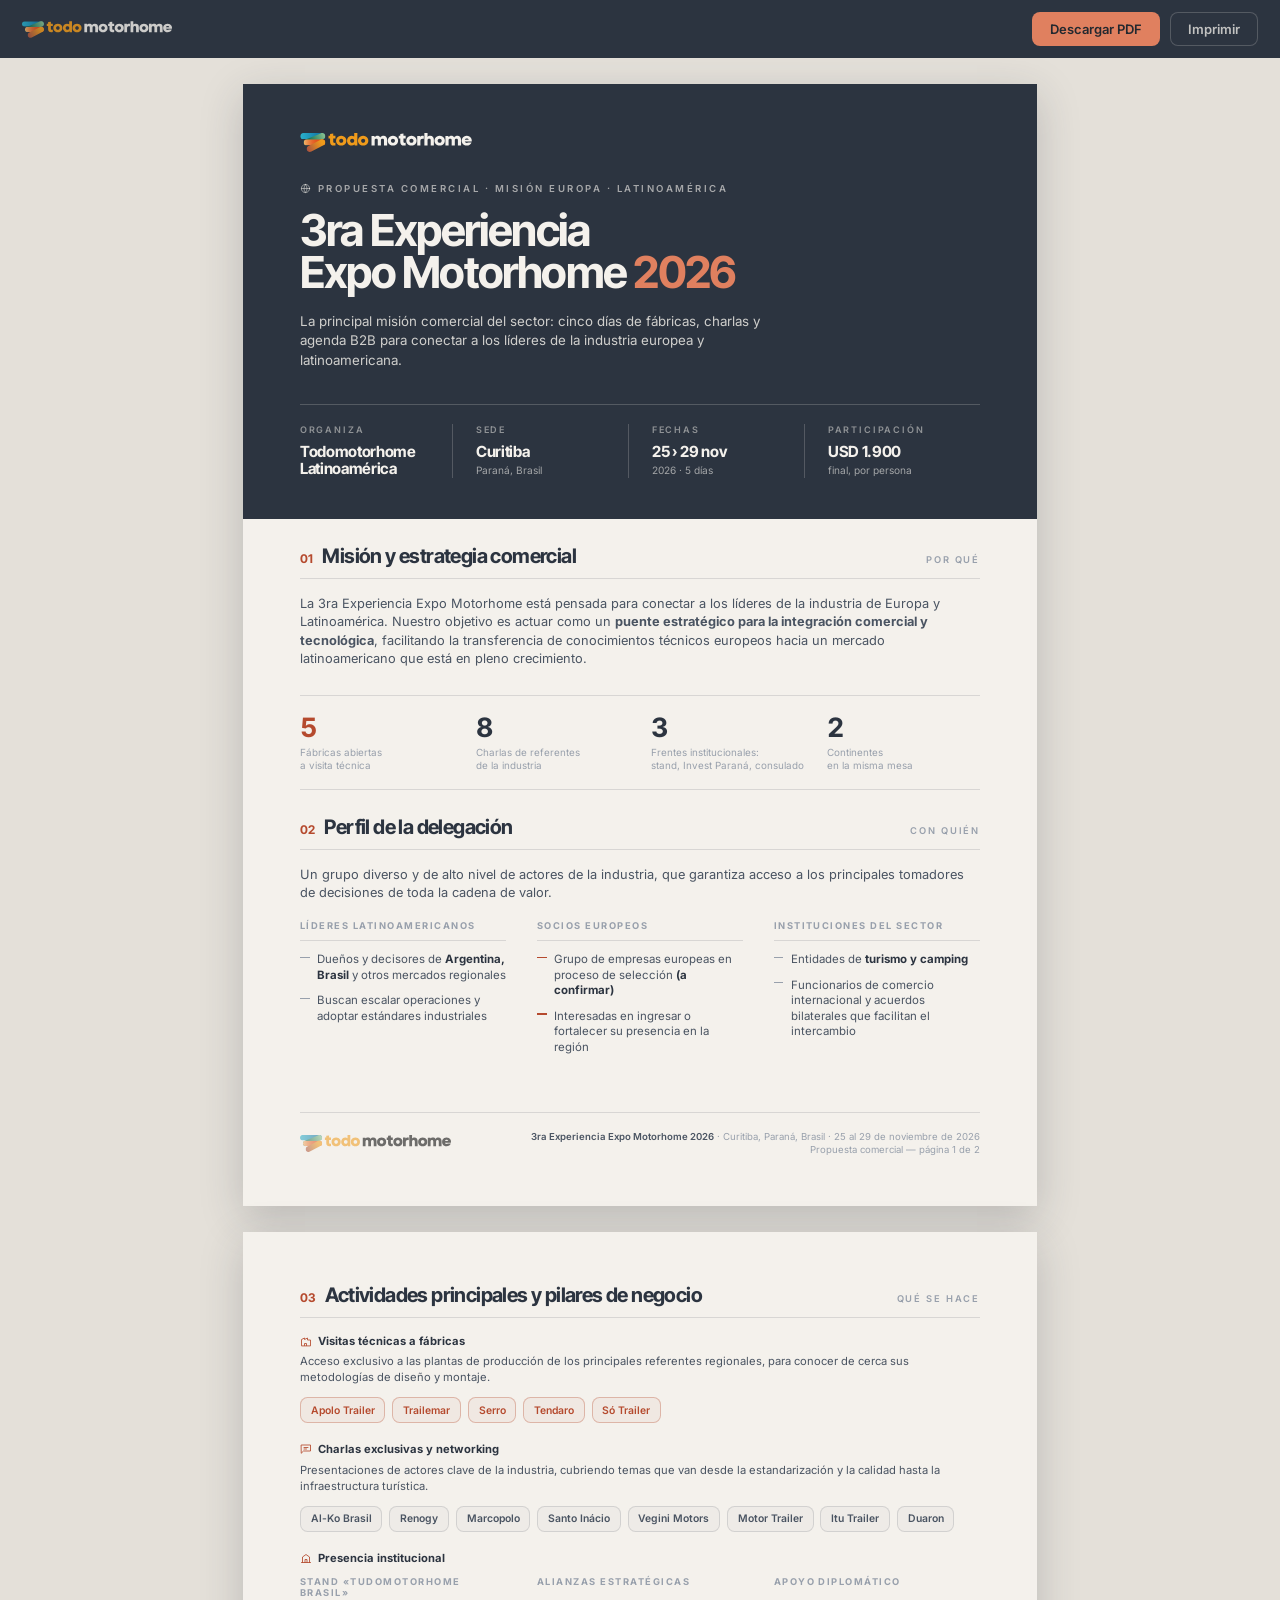
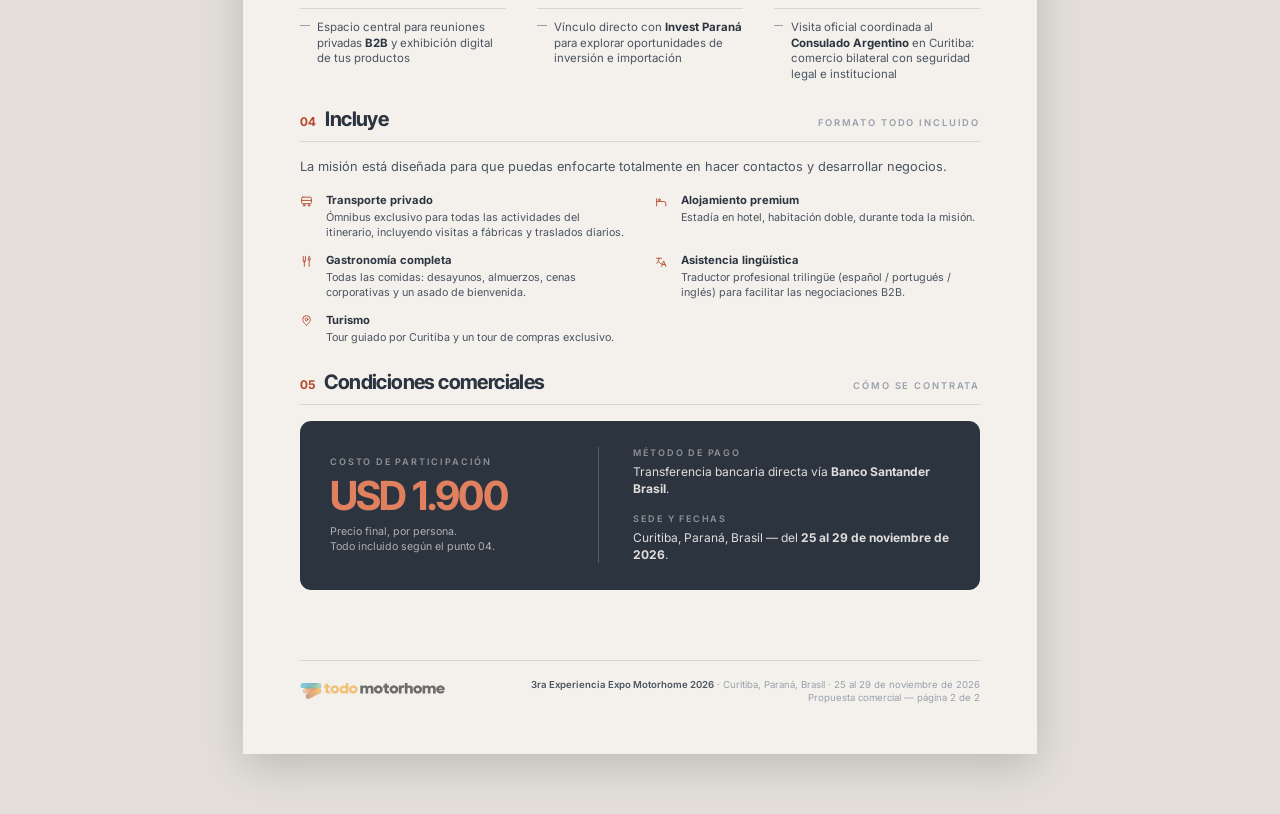
<file: expomotorhome2026/index.html>
<!DOCTYPE html>
<html lang="es-AR">
<head>
<meta charset="UTF-8">
<meta name="viewport" content="width=device-width, initial-scale=1.0">
<title>3ra Experiencia Expo Motorhome 2026 — Propuesta comercial | Todomotorhome Latinoamérica</title>
<meta name="description" content="Misión comercial del sector motorhome en Curitiba, Paraná, Brasil. 25 al 29 de noviembre de 2026. Visitas técnicas a fábricas, charlas de la industria y agenda B2B. USD 1.900 finales por persona, todo incluido.">
<meta name="robots" content="noindex, nofollow">
<meta property="og:type" content="website">
<meta property="og:site_name" content="Todomotorhome Latinoamérica">
<meta property="og:locale" content="es_AR">
<meta property="og:url" content="https://www.todomotorhome.ar/expomotorhome2026">
<meta property="og:title" content="3ra Experiencia Expo Motorhome 2026 — Propuesta comercial">
<meta property="og:description" content="Curitiba, Brasil · 25 al 29 de noviembre de 2026. La misión comercial que conecta a la industria motorhome de Europa y Latinoamérica.">
<style>
@font-face {
  font-family: 'Inter';
  font-style: normal;
  font-weight: 400;
  font-display: swap;
  src: url([data-uri]) format('woff2');
  unicode-range: U+0000-00FF, U+0131, U+0152-0153, U+02BB-02BC, U+02C6, U+02DA, U+02DC, U+0304, U+0308, U+0329, U+2000-206F, U+20AC, U+2122, U+2191, U+2193, U+2212, U+2215, U+FEFF, U+FFFD;
}
@font-face {
  font-family: 'Inter';
  font-style: normal;
  font-weight: 500;
  font-display: swap;
  src: url([data-uri]) format('woff2');
  unicode-range: U+0000-00FF, U+0131, U+0152-0153, U+02BB-02BC, U+02C6, U+02DA, U+02DC, U+0304, U+0308, U+0329, U+2000-206F, U+20AC, U+2122, U+2191, U+2193, U+2212, U+2215, U+FEFF, U+FFFD;
}
@font-face {
  font-family: 'Inter';
  font-style: normal;
  font-weight: 600;
  font-display: swap;
  src: url([data-uri]) format('woff2');
  unicode-range: U+0000-00FF, U+0131, U+0152-0153, U+02BB-02BC, U+02C6, U+02DA, U+02DC, U+0304, U+0308, U+0329, U+2000-206F, U+20AC, U+2122, U+2191, U+2193, U+2212, U+2215, U+FEFF, U+FFFD;
}
@font-face {
  font-family: 'Inter';
  font-style: normal;
  font-weight: 700;
  font-display: swap;
  src: url([data-uri]) format('woff2');
  unicode-range: U+0000-00FF, U+0131, U+0152-0153, U+02BB-02BC, U+02C6, U+02DA, U+02DC, U+0304, U+0308, U+0329, U+2000-206F, U+20AC, U+2122, U+2191, U+2193, U+2212, U+2215, U+FEFF, U+FFFD;
}
@font-face {
  font-family: 'Inter Tight';
  font-style: normal;
  font-weight: 700;
  font-display: swap;
  src: url([data-uri]) format('woff2');
  unicode-range: U+0000-00FF, U+0131, U+0152-0153, U+02BB-02BC, U+02C6, U+02DA, U+02DC, U+0304, U+0308, U+0329, U+2000-206F, U+20AC, U+2122, U+2191, U+2193, U+2212, U+2215, U+FEFF, U+FFFD;
}
</style>
<style>
  :root {
    --bg:        #F4F1EC;
    --ink:       #2C3440;
    --ink-soft:  #4A5462;
    --muted:     #98A0AC;
    --accent:    #B54A2E;   /* terracota — único acento */
    --accent-lt: #E0805F;   /* el mismo acento, legible sobre fondo oscuro */
    --data:      #5B8CA8;   /* azul acero: color neutro, no es acento */
    --line:      rgba(44,52,64,.14);
    --line-inv:  rgba(244,241,236,.20);

    --font-display: "Inter Tight", system-ui, sans-serif;
    --font-body:    "Inter", system-ui, sans-serif;
  }

  * { box-sizing: border-box; margin: 0; padding: 0; }
  body { font-family: var(--font-body); color: var(--ink); background: #E4E0D9;
         -webkit-font-smoothing: antialiased; }

  /* ---------- hoja ---------- */
  .page { position: relative; width: 210mm; height: 296.8mm; overflow: hidden;
          background: var(--bg); padding: 14mm 15mm 13mm; display: flex; flex-direction: column; }

  /* ---------- tipografía compartida ---------- */
  .eyebrow { font-weight: 600; text-transform: uppercase; letter-spacing: .26em;
             font-size: 7.2pt; color: var(--muted); display: flex; align-items: center; gap: 7px; }
  .display { font-family: var(--font-display); font-weight: 700; line-height: 1.0;
             letter-spacing: -0.035em; }
  .display .accent { color: var(--accent); }
  .lead { font-size: 9.6pt; line-height: 1.45; color: var(--ink-soft); }
  .ico { width: 11px; height: 11px; flex: none; }

  /* encabezado de sección: número + título, regla al ancho completo */
  .sec { margin-top: 7mm; }
  .sec > .sh { display: flex; align-items: baseline; gap: 10px;
               border-bottom: 1px solid var(--line); padding-bottom: 3.2mm; margin-bottom: 4.2mm; }
  .sh .num { font-family: var(--font-display); font-weight: 700; font-size: 9pt;
             color: var(--accent); letter-spacing: -.02em; }
  .sh h2 { font-family: var(--font-display); font-weight: 700; font-size: 15pt;
           letter-spacing: -.03em; line-height: 1; }
  .sh .kicker { margin-left: auto; font-size: 7pt; letter-spacing: .2em; text-transform: uppercase;
                color: var(--muted); font-weight: 600; }

  .ch { font-size: 7pt; text-transform: uppercase; letter-spacing: .16em; color: var(--muted);
        font-weight: 700; padding-bottom: 2.4mm; border-bottom: 1px solid var(--line); margin-bottom: 3mm; }
  .col ul { list-style: none; display: flex; flex-direction: column; gap: 2.6mm; }
  .col li { font-size: 8.6pt; line-height: 1.36; color: var(--ink-soft); padding-left: 4.6mm; position: relative; }
  .col li:before { content: ''; position: absolute; left: 0; top: 4.4px; width: 2.6mm; height: 1.4px; background: var(--muted); }
  .col.warn li:before { background: var(--accent); }
  .col li b { color: var(--ink); font-weight: 700; }
  .three { display: grid; grid-template-columns: repeat(3, 1fr); gap: 8mm; }
  /* dos líneas de reserva en los rótulos, para que las reglas queden a la misma altura */
  .block .three .ch { min-height: 8.6mm; }
  .two   { display: grid; grid-template-columns: 1fr 1fr; gap: 9mm; }

  .note { font-size: 8.8pt; line-height: 1.42; color: var(--ink-soft);
          border-left: 2px solid var(--accent); padding-left: 4mm; }

  /* ---------- logo Todomotorhome (SVG en data-URI, nunca inline:
       cada archivo trae su propio <style> con clases .cls-N que se pisarían) ---------- */
  .lg-tm { background-image: url("[data-uri]"); }
  .lg-tm-inv { background-image: url("[data-uri]"); }
  .lg-tm, .lg-tm-inv { background-size: contain; background-repeat: no-repeat;
                       background-position: left center; }

  /* ================= PORTADA / HERO ================= */
  .hero { position: relative; background: var(--ink); color: var(--bg);
          margin: -14mm -15mm 0; padding: 13mm 15mm 11mm; }
  .hero .eyebrow { color: rgba(244,241,236,.62); }
  .hero .lg-tm-inv { width: 46mm; height: 5.1mm; margin-bottom: 8mm; }
  .hero h1 { font-family: var(--font-display); font-weight: 700; font-size: 33pt;
             letter-spacing: -.04em; line-height: .96; margin-top: 4mm; }
  .hero h1 .accent { color: var(--accent-lt); }
  .hero .lead { color: rgba(244,241,236,.82); max-width: 128mm; margin-top: 5mm; font-size: 10pt; }
  .hero .facts { display: flex; gap: 0; margin-top: 9mm;
                 border-top: 1px solid var(--line-inv); padding-top: 5mm; }
  .hero .f { flex: 1; padding-right: 5mm; }
  .hero .f + .f { border-left: 1px solid var(--line-inv); padding-left: 6mm; }
  .hero .f .k { font-size: 6.8pt; letter-spacing: .2em; text-transform: uppercase;
                color: rgba(244,241,236,.5); font-weight: 600; margin-bottom: 2.2mm; }
  .hero .f .v { font-family: var(--font-display); font-weight: 700; font-size: 11.5pt;
                letter-spacing: -.02em; line-height: 1.12; }
  .hero .f .v small { display: block; font-family: var(--font-body); font-weight: 400;
                      font-size: 7.6pt; letter-spacing: 0; color: rgba(244,241,236,.6); margin-top: 1.2mm; }

  /* ================= cifras ================= */
  .stats { display: grid; grid-template-columns: repeat(4, 1fr); gap: 6mm;
           border-top: 1px solid var(--line); border-bottom: 1px solid var(--line);
           padding: 4.6mm 0; margin-top: 7mm; }
  .s .n { font-family: var(--font-display); font-size: 20pt; font-weight: 700;
          letter-spacing: -.045em; line-height: 1; font-variant-numeric: tabular-nums; }
  .s.hot .n { color: var(--accent); }
  .s .k { font-size: 7.4pt; color: var(--muted); margin-top: 1.6mm; line-height: 1.3; }

  /* ================= actores / chips ================= */
  .actors { display: flex; flex-wrap: wrap; gap: 1.8mm; margin-top: 3mm; }
  .actors span { font-size: 7.8pt; font-weight: 600; color: var(--ink-soft);
                 border: 1px solid var(--line); border-radius: 2mm; padding: 1.5mm 2.6mm;
                 background: rgba(44,52,64,.028); }
  .actors.hot span { border-color: rgba(181,74,46,.32); color: var(--accent);
                     background: rgba(181,74,46,.05); }

  .block + .block { margin-top: 5mm; }
  .block .bh { display: flex; align-items: center; gap: 6px; font-size: 8.4pt; font-weight: 700;
               color: var(--ink); }
  .block .bh .ico { color: var(--accent); width: 12px; height: 12px; }
  .block .bt { font-size: 8.4pt; line-height: 1.4; color: var(--ink-soft); margin-top: 1.8mm; }

  /* ================= incluye ================= */
  .incl { display: grid; grid-template-columns: 1fr 1fr; gap: 3.4mm 8mm; }
  .i { display: grid; grid-template-columns: 13px 1fr; gap: 3.4mm; align-items: start; }
  .i .ico { color: var(--accent); width: 13px; height: 13px; margin-top: 1.5px; }
  .i .t { font-size: 8.4pt; font-weight: 700; color: var(--ink); line-height: 1.25; }
  .i .d { font-size: 8.1pt; color: var(--ink-soft); line-height: 1.35; margin-top: 1mm; }

  /* ================= condiciones ================= */
  .deal { background: var(--ink); color: var(--bg); border-radius: 3mm;
          padding: 7mm 8mm; display: grid; grid-template-columns: 62mm 1fr; gap: 9mm;
          align-items: center; margin-top: 4mm; }
  .deal .price .k { font-size: 6.8pt; letter-spacing: .2em; text-transform: uppercase;
                    color: rgba(244,241,236,.5); font-weight: 600; }
  .deal .price .n { font-family: var(--font-display); font-weight: 700; font-size: 30pt;
                    letter-spacing: -.045em; line-height: 1; color: var(--accent-lt); margin-top: 2.4mm; }
  .deal .price .u { font-size: 8pt; color: rgba(244,241,236,.66); margin-top: 2.4mm; line-height: 1.35; }
  .deal .terms { border-left: 1px solid var(--line-inv); padding-left: 9mm; }
  .deal .terms .row + .row { margin-top: 4mm; }
  .deal .terms .k { font-size: 6.8pt; letter-spacing: .2em; text-transform: uppercase;
                    color: rgba(244,241,236,.5); font-weight: 600; margin-bottom: 1.6mm; }
  .deal .terms .v { font-size: 9pt; line-height: 1.4; color: rgba(244,241,236,.9); }

  /* ================= pie ================= */
  .foot { margin-top: auto; padding-top: 4.5mm; border-top: 1px solid var(--line);
          display: flex; align-items: center; justify-content: space-between; gap: 8mm; }
  .foot .lg-tm { width: 40mm; height: 4.4mm; opacity: .55; flex: none; }
  .foot .t { font-size: 7.2pt; color: var(--muted); line-height: 1.4; text-align: right; }
  .foot .t b { color: var(--ink-soft); font-weight: 600; }

  /* ================= pantalla ================= */
  .bar { position: sticky; top: 0; z-index: 10; background: var(--ink); color: var(--bg);
         display: flex; align-items: center; justify-content: space-between; gap: 16px;
         padding: 12px 22px; font-size: 13px; }
  .bar .lg-tm-inv { width: 150px; height: 17px; opacity: .8; }
  .bar .act { display: flex; align-items: center; gap: 10px; }
  .bar a, .bar button { font: inherit; font-weight: 600; border: none; border-radius: 8px; cursor: pointer;
                        padding: 9px 18px; text-decoration: none; }
  .bar a { background: var(--accent-lt); color: #23282f; }
  .bar a:hover { background: #ec9a7b; }
  .bar button { background: transparent; color: rgba(244,241,236,.75);
                box-shadow: inset 0 0 0 1px var(--line-inv); }
  .bar button:hover { color: var(--bg); box-shadow: inset 0 0 0 1px rgba(244,241,236,.4); }
  .sheet { display: flex; flex-direction: column; align-items: center; gap: 26px; padding: 26px 12px 60px; }
  .page { box-shadow: 0 12px 40px rgba(44,52,64,.22); }

  @media print {
    body { background: #fff; }
    .bar { display: none; }
    .sheet { display: block; padding: 0; gap: 0; }
    .page { box-shadow: none; margin: 0; break-after: page; page-break-after: always; }
    .page:last-child { break-after: auto; page-break-after: auto; }
  }
  @page { size: A4 portrait; margin: 0; }
</style>
</head>
<body>

<div class="bar">
  <div class="lg-tm-inv"></div>
  <div class="act">
    <a href="expo-motorhome-2026-propuesta-comercial.pdf" download>Descargar PDF</a>
    <button type="button" onclick="window.print()">Imprimir</button>
  </div>
</div>

<div class="sheet">

<!-- ============================ HOJA 1 ============================ -->
<section class="page">

  <header class="hero">
    <div class="lg-tm-inv"></div>
    <div class="eyebrow"><svg class="ico" viewBox="0 0 24 24" fill="none" stroke="currentColor" stroke-width="1.8" stroke-linecap="round" stroke-linejoin="round"><circle cx="12" cy="12" r="9"/><path d="M3 12h18M12 3a15 15 0 0 1 0 18a15 15 0 0 1 0-18"/></svg>Propuesta comercial · Misión Europa · Latinoamérica</div>
    <h1>3ra Experiencia<br>Expo Motorhome <span class="accent">2026</span></h1>
    <p class="lead">La principal misión comercial del sector: cinco días de fábricas, charlas y agenda B2B
       para conectar a los líderes de la industria europea y latinoamericana.</p>
    <div class="facts">
      <div class="f"><div class="k">Organiza</div><div class="v">Todomotorhome<br>Latinoamérica</div></div>
      <div class="f"><div class="k">Sede</div><div class="v">Curitiba<small>Paraná, Brasil</small></div></div>
      <div class="f"><div class="k">Fechas</div><div class="v">25 › 29 nov<small>2026 · 5 días</small></div></div>
      <div class="f"><div class="k">Participación</div><div class="v">USD 1.900<small>final, por persona</small></div></div>
    </div>
  </header>

  <div class="sec">
    <div class="sh"><span class="num">01</span><h2>Misión y estrategia comercial</h2><span class="kicker">Por qué</span></div>
    <p class="lead">La 3ra Experiencia Expo Motorhome está pensada para conectar a los líderes de la industria
       de Europa y Latinoamérica. Nuestro objetivo es actuar como un <b>puente estratégico para la integración
       comercial y tecnológica</b>, facilitando la transferencia de conocimientos técnicos europeos hacia un
       mercado latinoamericano que está en pleno crecimiento.</p>
    <div class="stats">
      <div class="s hot"><div class="n">5</div><div class="k">Fábricas abiertas<br>a visita técnica</div></div>
      <div class="s"><div class="n">8</div><div class="k">Charlas de referentes<br>de la industria</div></div>
      <div class="s"><div class="n">3</div><div class="k">Frentes institucionales:<br>stand, Invest Paraná, consulado</div></div>
      <div class="s"><div class="n">2</div><div class="k">Continentes<br>en la misma mesa</div></div>
    </div>
  </div>

  <div class="sec">
    <div class="sh"><span class="num">02</span><h2>Perfil de la delegación</h2><span class="kicker">Con quién</span></div>
    <p class="lead" style="margin-bottom:4.5mm">Un grupo diverso y de alto nivel de actores de la industria, que garantiza acceso
       a los principales tomadores de decisiones de toda la cadena de valor.</p>
    <div class="three">
      <div class="col">
        <div class="ch">Líderes latinoamericanos</div>
        <ul>
          <li>Dueños y decisores de <b>Argentina, Brasil</b> y otros mercados regionales</li>
          <li>Buscan escalar operaciones y adoptar estándares industriales</li>
        </ul>
      </div>
      <div class="col warn">
        <div class="ch">Socios europeos</div>
        <ul>
          <li>Grupo de empresas europeas en proceso de selección <b>(a confirmar)</b></li>
          <li>Interesadas en ingresar o fortalecer su presencia en la región</li>
        </ul>
      </div>
      <div class="col">
        <div class="ch">Instituciones del sector</div>
        <ul>
          <li>Entidades de <b>turismo y camping</b></li>
          <li>Funcionarios de comercio internacional y acuerdos bilaterales que facilitan el intercambio</li>
        </ul>
      </div>
    </div>
  </div>

  <footer class="foot">
    <div class="lg-tm"></div>
    <div class="t"><b>3ra Experiencia Expo Motorhome 2026</b> · Curitiba, Paraná, Brasil · 25 al 29 de noviembre de 2026<br>Propuesta comercial — página 1 de 2</div>
  </footer>
</section>

<!-- ============================ HOJA 2 ============================ -->
<section class="page">

  <div class="sec" style="margin-top:0">
    <div class="sh"><span class="num">03</span><h2>Actividades principales y pilares de negocio</h2><span class="kicker">Qué se hace</span></div>

    <div class="block">
      <div class="bh"><svg class="ico" viewBox="0 0 24 24" fill="none" stroke="currentColor" stroke-width="1.7" stroke-linecap="round" stroke-linejoin="round"><path d="M3 21V9l6-3v3l6-3v4h6v11z"/><path d="M9 21v-4h4v4"/></svg>Visitas técnicas a fábricas</div>
      <div class="bt">Acceso exclusivo a las plantas de producción de los principales referentes regionales, para conocer de cerca sus metodologías de diseño y montaje.</div>
      <div class="actors hot">
        <span>Apolo Trailer</span><span>Trailemar</span><span>Serro</span><span>Tendaro</span><span>Só Trailer</span>
      </div>
    </div>

    <div class="block">
      <div class="bh"><svg class="ico" viewBox="0 0 24 24" fill="none" stroke="currentColor" stroke-width="1.7" stroke-linecap="round" stroke-linejoin="round"><path d="M3 4h18v12H7l-4 4z"/><path d="M8 9h8M8 12h5"/></svg>Charlas exclusivas y networking</div>
      <div class="bt">Presentaciones de actores clave de la industria, cubriendo temas que van desde la estandarización y la calidad hasta la infraestructura turística.</div>
      <div class="actors">
        <span>Al-Ko Brasil</span><span>Renogy</span><span>Marcopolo</span><span>Santo Inácio</span><span>Vegini Motors</span><span>Motor Trailer</span><span>Itu Trailer</span><span>Duaron</span>
      </div>
    </div>

    <div class="block">
      <div class="bh"><svg class="ico" viewBox="0 0 24 24" fill="none" stroke="currentColor" stroke-width="1.7" stroke-linecap="round" stroke-linejoin="round"><path d="M3 21h18M5 21V10l7-5 7 5v11"/><path d="M10 21v-6h4v6"/></svg>Presencia institucional</div>
      <div class="three" style="margin-top:3mm">
        <div class="col">
          <div class="ch">Stand «Tudomotorhome Brasil»</div>
          <ul><li>Espacio central para reuniones privadas <b>B2B</b> y exhibición digital de tus productos</li></ul>
        </div>
        <div class="col">
          <div class="ch">Alianzas estratégicas</div>
          <ul><li>Vínculo directo con <b>Invest Paraná</b> para explorar oportunidades de inversión e importación</li></ul>
        </div>
        <div class="col">
          <div class="ch">Apoyo diplomático</div>
          <ul><li>Visita oficial coordinada al <b>Consulado Argentino</b> en Curitiba: comercio bilateral con seguridad legal e institucional</li></ul>
        </div>
      </div>
    </div>
  </div>

  <div class="sec">
    <div class="sh"><span class="num">04</span><h2>Incluye</h2><span class="kicker">Formato todo incluido</span></div>
    <p class="lead" style="margin-bottom:4.5mm">La misión está diseñada para que puedas enfocarte totalmente en hacer contactos y desarrollar negocios.</p>
    <div class="incl">
      <div class="i"><svg class="ico" viewBox="0 0 24 24" fill="none" stroke="currentColor" stroke-width="1.7" stroke-linecap="round" stroke-linejoin="round"><rect x="3" y="4" width="18" height="12" rx="2"/><path d="M3 10h18"/><circle cx="7.5" cy="19" r="1.6"/><circle cx="16.5" cy="19" r="1.6"/></svg><div><div class="t">Transporte privado</div><div class="d">Ómnibus exclusivo para todas las actividades del itinerario, incluyendo visitas a fábricas y traslados diarios.</div></div></div>
      <div class="i"><svg class="ico" viewBox="0 0 24 24" fill="none" stroke="currentColor" stroke-width="1.7" stroke-linecap="round" stroke-linejoin="round"><path d="M3 20V7M3 12h13a4 4 0 0 1 4 4v4"/><circle cx="8" cy="9" r="1.8"/></svg><div><div class="t">Alojamiento premium</div><div class="d">Estadía en hotel, habitación doble, durante toda la misión.</div></div></div>
      <div class="i"><svg class="ico" viewBox="0 0 24 24" fill="none" stroke="currentColor" stroke-width="1.7" stroke-linecap="round" stroke-linejoin="round"><path d="M6 3v8a2 2 0 0 0 4 0V3M8 11v10"/><path d="M17 3c-1.5 2-2 4-2 6h4c0-2-.5-4-2-6zM17 9v12"/></svg><div><div class="t">Gastronomía completa</div><div class="d">Todas las comidas: desayunos, almuerzos, cenas corporativas y un asado de bienvenida.</div></div></div>
      <div class="i"><svg class="ico" viewBox="0 0 24 24" fill="none" stroke="currentColor" stroke-width="1.7" stroke-linecap="round" stroke-linejoin="round"><path d="M3 6h9M7 6v2c0 4-2 6-4 7M6 11c1 3 3 4.5 6 5.5"/><path d="M12 21l4-10 4 10M13.6 17.5h4.8"/></svg><div><div class="t">Asistencia lingüística</div><div class="d">Traductor profesional trilingüe (español / portugués / inglés) para facilitar las negociaciones B2B.</div></div></div>
      <div class="i"><svg class="ico" viewBox="0 0 24 24" fill="none" stroke="currentColor" stroke-width="1.7" stroke-linecap="round" stroke-linejoin="round"><path d="M12 21s7-5.5 7-11a7 7 0 1 0-14 0c0 5.5 7 11 7 11z"/><circle cx="12" cy="10" r="2.5"/></svg><div><div class="t">Turismo</div><div class="d">Tour guiado por Curitiba y un tour de compras exclusivo.</div></div></div>
    </div>
  </div>

  <div class="sec">
    <div class="sh"><span class="num">05</span><h2>Condiciones comerciales</h2><span class="kicker">Cómo se contrata</span></div>
    <div class="deal">
      <div class="price">
        <div class="k">Costo de participación</div>
        <div class="n">USD 1.900</div>
        <div class="u">Precio final, por persona.<br>Todo incluido según el punto 04.</div>
      </div>
      <div class="terms">
        <div class="row">
          <div class="k">Método de pago</div>
          <div class="v">Transferencia bancaria directa vía <b>Banco Santander Brasil</b>.</div>
        </div>
        <div class="row">
          <div class="k">Sede y fechas</div>
          <div class="v">Curitiba, Paraná, Brasil — del <b>25 al 29 de noviembre de 2026</b>.</div>
        </div>
      </div>
    </div>
  </div>

  <footer class="foot">
    <div class="lg-tm"></div>
    <div class="t"><b>3ra Experiencia Expo Motorhome 2026</b> · Curitiba, Paraná, Brasil · 25 al 29 de noviembre de 2026<br>Propuesta comercial — página 2 de 2</div>
  </footer>
</section>

</div>
</body>
</html>
</file>
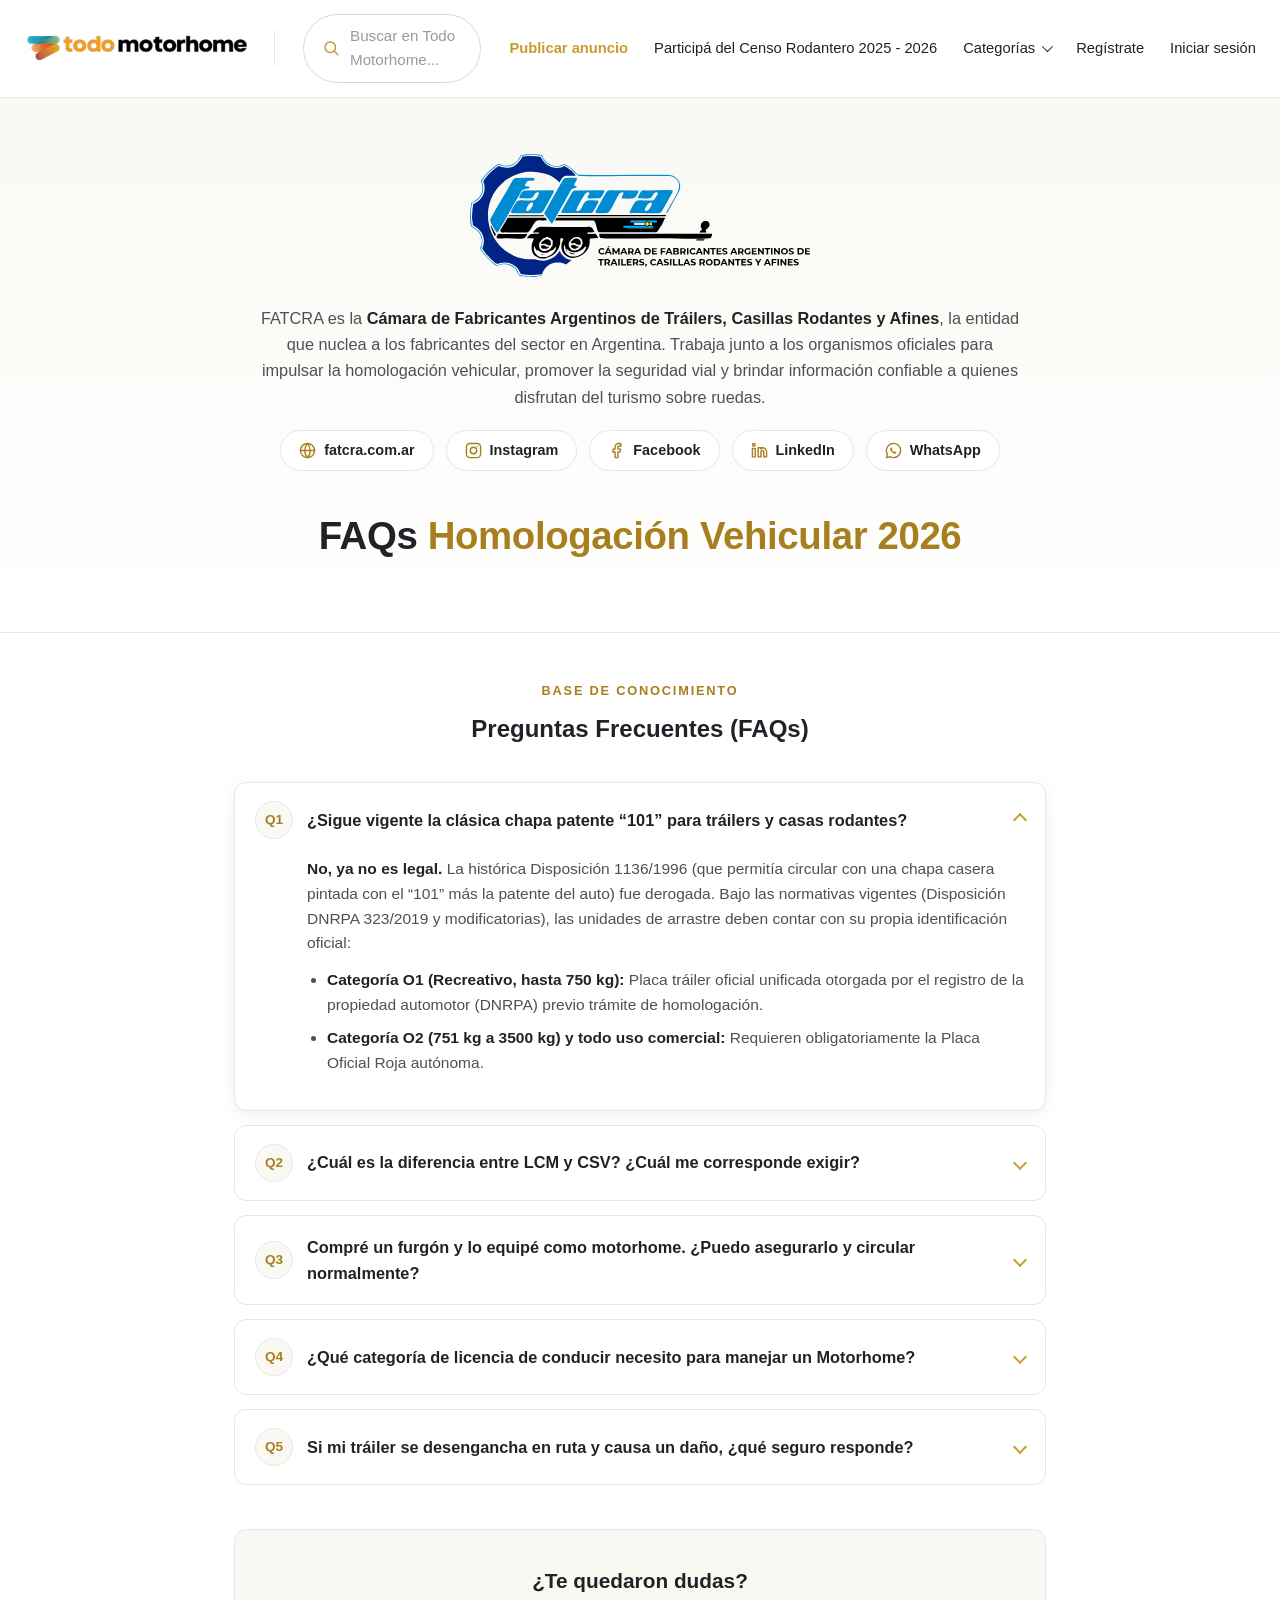
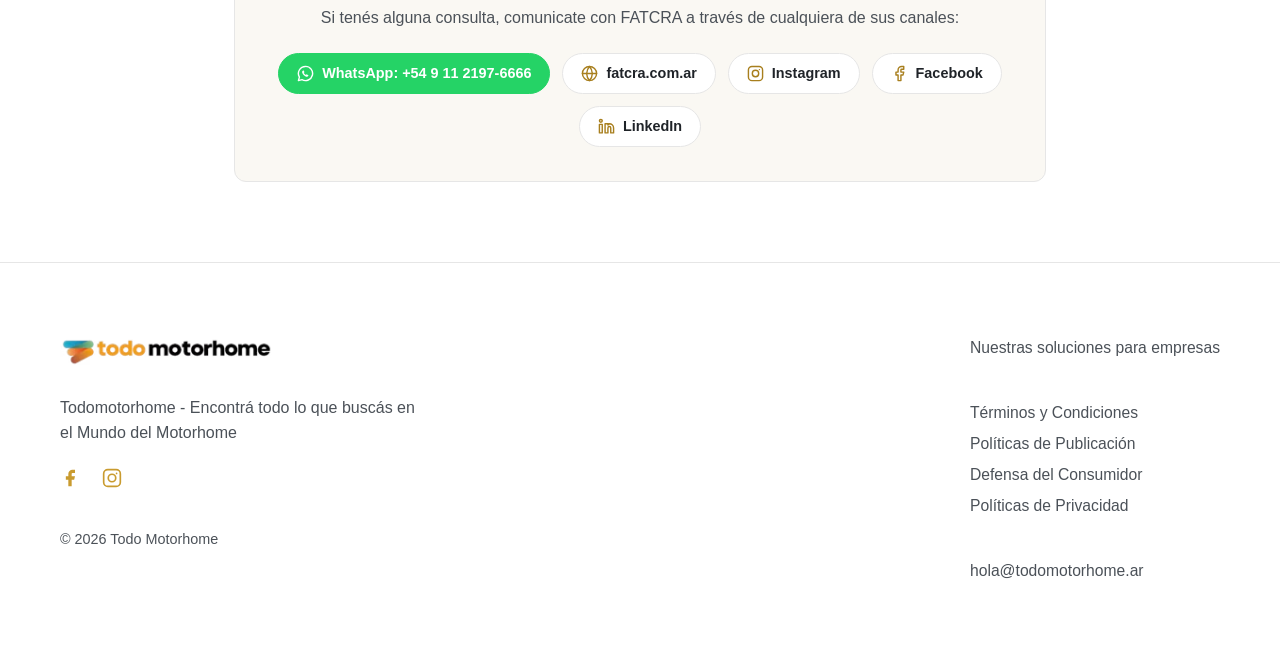
<file: fatcra/index.html>
<!DOCTYPE html>
<html lang="es-AR">
<head>
<meta charset="UTF-8">
<meta name="viewport" content="width=device-width, initial-scale=1.0">
<title>FAQs Homologación Vehicular 2026 | FATCRA en Todo Motorhome</title>
<meta name="description" content="Preguntas frecuentes sobre homologación vehicular 2026 para tráilers, casas rodantes y motorhomes en Argentina: patentes, LCM y CSV, cambio de tipo, licencias y seguros. Base de conocimiento oficial de FATCRA.">

<link rel="icon" type="image/jpeg" href="[data-uri]">
<link rel="apple-touch-icon" href="[data-uri]">
<link rel="canonical" href="https://www.todomotorhome.ar/fatcra">

<meta property="og:type" content="website">
<meta property="og:site_name" content="Todo Motorhome">
<meta property="og:locale" content="es_AR">
<meta property="og:url" content="https://www.todomotorhome.ar/fatcra">
<meta property="og:title" content="FAQs Homologación Vehicular 2026 | FATCRA en Todo Motorhome">
<meta property="og:description" content="Preguntas frecuentes sobre homologación vehicular 2026 para tráilers, casas rodantes y motorhomes en Argentina: patentes, LCM y CSV, cambio de tipo, licencias y seguros.">
<meta property="og:image" content="https://www.todomotorhome.ar/fatcra/og.png">
<meta property="og:image:width" content="1200">
<meta property="og:image:height" content="630">
<meta property="og:image:alt" content="FATCRA — FAQs Homologación Vehicular 2026, publicado en todomotorhome.ar">

<meta name="twitter:card" content="summary_large_image">
<meta name="twitter:title" content="FAQs Homologación Vehicular 2026 | FATCRA en Todo Motorhome">
<meta name="twitter:description" content="Preguntas frecuentes sobre homologación vehicular 2026 para tráilers, casas rodantes y motorhomes en Argentina.">
<meta name="twitter:image" content="https://www.todomotorhome.ar/fatcra/og.png">

<!-- Google tag (gtag.js) -->
<script async src="https://www.googletagmanager.com/gtag/js?id=G-TZ2R4H22YN"></script>
<script>
  window.dataLayer = window.dataLayer || [];
  function gtag(){dataLayer.push(arguments);}
  gtag('js', new Date());
  gtag('config', 'G-TZ2R4H22YN');
</script>
<style>
  :root{
    --gold:#c99b2f;
    --gold-dark:#a87f1e;
    --ink:#1f2328;
    --ink-soft:#4b5158;
    --line:#e6e6e6;
    --bg:#ffffff;
    --bg-soft:#faf8f3;
    --alert:#b3261e;
    --alert-bg:#fdf0ef;
    --ok:#1e6f42;
    --ok-bg:#eef7f1;
    --radius:12px;
    font-size:16px;
  }
  *{margin:0;padding:0;box-sizing:border-box;}
  body{
    font-family:-apple-system,BlinkMacSystemFont,"Segoe UI",Roboto,"Helvetica Neue",Arial,sans-serif;
    color:var(--ink);
    background:var(--bg);
    line-height:1.6;
    -webkit-font-smoothing:antialiased;
  }
  a{color:inherit;text-decoration:none;}

  /* ============ HEADER (estilo todomotorhome.ar) ============ */
  .tmh-header{
    background:#fff;
    border-bottom:1px solid var(--line);
    position:sticky;
    top:0;
    z-index:50;
  }
  .tmh-header__inner{
    max-width:1400px;
    margin:0 auto;
    padding:14px 24px;
    display:flex;
    align-items:center;
    gap:28px;
  }
  .tmh-logo{
    display:flex;
    align-items:center;
    flex-shrink:0;
    padding-right:24px;
    border-right:1px solid var(--line);
  }
  .tmh-logo img{height:36px;width:auto;display:block;}
  .tmh-search{
    flex:1;
    max-width:520px;
    display:flex;
    align-items:center;
    gap:10px;
    border:1px solid #d9d9d9;
    border-radius:999px;
    padding:9px 18px;
    color:#9a9a9a;
    background:#fff;
    font-size:.95rem;
    transition:border-color .15s;
  }
  .tmh-search:hover{border-color:var(--gold);}
  .tmh-search svg{width:18px;height:18px;flex-shrink:0;stroke:var(--gold);}
  .tmh-nav{
    margin-left:auto;
    display:flex;
    align-items:center;
    gap:26px;
    font-size:.92rem;
    white-space:nowrap;
  }
  .tmh-nav a{color:var(--ink);}
  .tmh-nav a:hover{color:var(--gold-dark);}
  .tmh-nav a.tmh-nav--gold{color:var(--gold);font-weight:600;}
  .tmh-nav a.tmh-nav--gold:hover{color:var(--gold-dark);}
  .tmh-dropdown{position:relative;}
  .tmh-dropdown > button{
    font:inherit;
    color:var(--ink);
    background:none;
    border:none;
    cursor:pointer;
    padding:0;
    display:inline-flex;
    align-items:center;
  }
  .tmh-dropdown > button:hover{color:var(--gold-dark);}
  .tmh-dropdown > button::after{
    content:"";
    display:inline-block;
    margin-left:7px;
    width:7px;height:7px;
    border-right:1.5px solid currentColor;
    border-bottom:1.5px solid currentColor;
    transform:rotate(45deg) translateY(-2px);
    transition:transform .15s;
  }
  .tmh-dropdown__menu{
    position:absolute;
    top:calc(100% + 14px);
    left:50%;
    transform:translateX(-50%);
    min-width:230px;
    background:#fff;
    border:1px solid var(--line);
    border-radius:12px;
    box-shadow:0 10px 30px rgba(0,0,0,.12);
    padding:10px 0;
    list-style:none;
    display:none;
    z-index:60;
  }
  .tmh-dropdown__menu::before{
    content:"";
    position:absolute;
    top:-16px;left:0;right:0;height:16px;
  }
  .tmh-dropdown:hover .tmh-dropdown__menu,
  .tmh-dropdown:focus-within .tmh-dropdown__menu{display:block;}
  .tmh-dropdown:hover > button::after,
  .tmh-dropdown:focus-within > button::after{transform:rotate(-135deg) translateY(-2px);}
  .tmh-dropdown__menu a{
    display:block;
    padding:9px 22px;
    color:var(--ink);
    font-size:.92rem;
    white-space:nowrap;
  }
  .tmh-dropdown__menu a:hover{background:var(--bg-soft);color:var(--gold-dark);}
  .tmh-dropdown__menu li:first-child a{font-weight:700;}
  @media (max-width:1100px){
    .tmh-nav{gap:16px;font-size:.85rem;}
    .tmh-nav .tmh-hide-md{display:none;}
  }
  @media (max-width:760px){
    .tmh-header__inner{flex-wrap:wrap;gap:12px;padding:12px 16px;}
    .tmh-logo{border-right:none;padding-right:0;}
    .tmh-logo img{height:30px;}
    .tmh-nav{margin-left:auto;}
    .tmh-search{order:3;flex-basis:100%;max-width:none;}
    .tmh-dropdown__menu{left:auto;right:-40px;transform:none;}
  }

  /* ============ HERO / LOGOTIPO FATCRA ============ */
  .hero{
    background:linear-gradient(180deg,var(--bg-soft) 0%,#fff 100%);
    border-bottom:1px solid var(--line);
    text-align:center;
    padding:56px 24px 48px;
  }
  .fatcra-logo{
    display:block;
    margin:0 auto 28px;
    width:min(340px,80vw);
    height:auto;
  }
  .hero h1{
    font-size:clamp(1.6rem,4vw,2.4rem);
    font-weight:800;
    letter-spacing:-.01em;
    margin-bottom:18px;
  }
  .hero h1 em{font-style:normal;color:var(--gold-dark);}
  .hero p{
    max-width:760px;
    margin:0 auto;
    color:var(--ink-soft);
    font-size:1.02rem;
  }
  .hero__intro{margin-bottom:20px !important;}
  .hero__intro strong{color:var(--ink);}
  .hero__social{
    display:flex;
    justify-content:center;
    flex-wrap:wrap;
    gap:12px;
    margin-bottom:34px;
  }
  .hero__social a{
    display:inline-flex;
    align-items:center;
    gap:8px;
    padding:8px 18px;
    border:1px solid var(--line);
    border-radius:999px;
    background:#fff;
    font-size:.9rem;
    font-weight:600;
    color:var(--ink);
    transition:border-color .15s,color .15s,box-shadow .15s;
  }
  .hero__social a:hover{
    border-color:var(--gold);
    color:var(--gold-dark);
    box-shadow:0 2px 10px rgba(0,0,0,.06);
  }
  .hero__social svg{width:17px;height:17px;color:var(--gold-dark);}

  /* ============ CONTACTO ============ */
  .contact-card{
    margin-top:44px;
    background:var(--bg-soft);
    border:1px solid var(--line);
    border-radius:var(--radius);
    padding:34px 28px;
    text-align:center;
  }
  .contact-card h3{
    font-size:1.3rem;
    font-weight:800;
    margin-bottom:8px;
  }
  .contact-card p{
    color:var(--ink-soft);
    margin-bottom:22px;
  }
  .contact-card__links{margin-bottom:0;}
  .contact-card__wa{
    background:#25d366 !important;
    border-color:#25d366 !important;
    color:#fff !important;
  }
  .contact-card__wa svg{color:#fff !important;}
  .contact-card__wa:hover{
    background:#1fb857 !important;
    border-color:#1fb857 !important;
    box-shadow:0 2px 12px rgba(37,211,102,.4) !important;
  }

  /* ============ FAQs ============ */
  .faqs{
    max-width:860px;
    margin:0 auto;
    padding:48px 24px 80px;
  }
  .faqs__kicker{
    text-align:center;
    font-size:.8rem;
    font-weight:700;
    letter-spacing:.14em;
    text-transform:uppercase;
    color:var(--gold-dark);
    margin-bottom:8px;
  }
  .faqs__title{
    text-align:center;
    font-size:1.5rem;
    font-weight:800;
    margin-bottom:34px;
  }
  details.faq{
    border:1px solid var(--line);
    border-radius:var(--radius);
    margin-bottom:14px;
    background:#fff;
    overflow:hidden;
    transition:box-shadow .2s;
  }
  details.faq[open]{box-shadow:0 4px 18px rgba(0,0,0,.06);}
  details.faq summary{
    list-style:none;
    cursor:pointer;
    display:flex;
    align-items:center;
    gap:14px;
    padding:18px 20px;
    font-weight:700;
    font-size:1.02rem;
  }
  details.faq summary::-webkit-details-marker{display:none;}
  .faq__num{
    flex-shrink:0;
    width:38px;height:38px;
    border-radius:50%;
    background:var(--bg-soft);
    border:1px solid var(--line);
    color:var(--gold-dark);
    font-size:.85rem;
    font-weight:800;
    display:flex;align-items:center;justify-content:center;
  }
  .faq__chevron{
    margin-left:auto;
    flex-shrink:0;
    width:10px;height:10px;
    border-right:2px solid var(--gold);
    border-bottom:2px solid var(--gold);
    transform:rotate(45deg);
    transition:transform .2s;
  }
  details.faq[open] .faq__chevron{transform:rotate(-135deg);}
  .faq__body{
    padding:0 20px 22px 72px;
    color:var(--ink-soft);
    font-size:.97rem;
  }
  .faq__body p{margin-bottom:12px;}
  .faq__body p:last-child{margin-bottom:0;}
  .faq__body strong{color:var(--ink);}
  .faq__body ul{margin:0 0 12px;padding-left:20px;}
  .faq__body li{margin-bottom:8px;}
  .callout{
    border-radius:10px;
    padding:12px 16px;
    margin-top:14px;
    font-size:.93rem;
  }
  .callout--alert{background:var(--alert-bg);border-left:4px solid var(--alert);}
  .callout--alert strong{color:var(--alert);}
  .callout--ok{background:var(--ok-bg);border-left:4px solid var(--ok);}
  .callout--ok strong{color:var(--ok);}
  @media (max-width:600px){
    .faq__body{padding-left:20px;}
  }

  /* ============ FOOTER ============ */
  .tmh-footer{
    border-top:1px solid var(--line);
    background:#fff;
    padding:72px 24px 80px;
  }
  .tmh-footer__inner{
    max-width:1160px;
    margin:0 auto;
    display:flex;
    justify-content:space-between;
    gap:48px;
    flex-wrap:wrap;
  }
  .tmh-footer__brand{max-width:360px;}
  .tmh-footer__brand img{height:34px;width:auto;display:block;margin-bottom:26px;}
  .tmh-footer__tagline{
    color:var(--ink-soft);
    font-size:1rem;
    margin-bottom:22px;
  }
  .tmh-footer__social{
    display:flex;
    gap:22px;
    margin-bottom:40px;
  }
  .tmh-footer__social a{color:var(--gold);display:inline-flex;}
  .tmh-footer__social a:hover{color:var(--gold-dark);}
  .tmh-footer__social svg{width:20px;height:20px;}
  .tmh-footer__copy{
    color:var(--ink-soft);
    font-size:.9rem;
  }
  .tmh-footer__links{
    display:flex;
    flex-direction:column;
    gap:6px;
    font-size:.98rem;
    color:var(--ink-soft);
  }
  .tmh-footer__links a{color:var(--ink-soft);}
  .tmh-footer__links a:hover{color:var(--gold-dark);}
  .tmh-footer__links .tmh-footer__gap{height:28px;}
</style>
</head>
<body>

<!-- Header estilo todomotorhome.ar -->
<header class="tmh-header">
  <div class="tmh-header__inner">
    <a class="tmh-logo" href="https://www.todomotorhome.ar" aria-label="Todo Motorhome">
      <img src="[data-uri]" alt="Todo Motorhome">
    </a>
    <a class="tmh-search" href="https://www.todomotorhome.ar/s?category=all" aria-label="Buscar en Todo Motorhome">
      <svg viewBox="0 0 24 24" fill="none" stroke-width="2" stroke-linecap="round" aria-hidden="true">
        <circle cx="11" cy="11" r="7"/><path d="M21 21l-4.3-4.3"/>
      </svg>
      <span>Buscar en Todo Motorhome...</span>
    </a>
    <nav class="tmh-nav" aria-label="Navegación principal">
      <a class="tmh-nav--gold" href="https://www.todomotorhome.ar/signup">Publicar anuncio</a>
      <a class="tmh-hide-md" href="https://www.todomotorhome.ar/censorodantero">Participá del Censo Rodantero 2025 - 2026</a>
      <div class="tmh-dropdown">
        <button type="button" aria-haspopup="true">Categorías</button>
        <ul class="tmh-dropdown__menu">
          <li><a href="https://www.todomotorhome.ar/s?category=vehiculos&amp;pub_categoryLevel1=vehiculos">Vehículos</a></li>
          <li><a href="https://www.todomotorhome.ar/s?category=vehiculos&amp;pub_categoryLevel1=accesorios-y-productos">Accesorios y productos</a></li>
          <li><a href="https://www.todomotorhome.ar/s?category=vehiculos&amp;pub_categoryLevel1=servicios">Servicios</a></li>
          <li><a href="https://www.todomotorhome.ar/s?category=vehiculos&amp;pub_categoryLevel1=alquiler-y-turismo">Alquiler y Turismo</a></li>
        </ul>
      </div>
      <a href="https://www.todomotorhome.ar/signup">Regístrate</a>
      <a href="https://www.todomotorhome.ar/login">Iniciar sesión</a>
    </nav>
  </div>
</header>

<!-- Hero con logotipo FATCRA -->
<section class="hero">
  <img class="fatcra-logo" src="[data-uri]" alt="FATCRA — Cámara de Fabricantes Argentinos de Tráilers, Casillas Rodantes y Afines">
  <p class="hero__intro">FATCRA es la <strong>Cámara de Fabricantes Argentinos de Tráilers, Casillas Rodantes y Afines</strong>, la entidad que nuclea a los fabricantes del sector en Argentina. Trabaja junto a los organismos oficiales para impulsar la homologación vehicular, promover la seguridad vial y brindar información confiable a quienes disfrutan del turismo sobre ruedas.</p>
  <div class="hero__social">
    <a href="https://www.fatcra.com.ar/" target="_blank" rel="noopener">
      <svg viewBox="0 0 24 24" fill="none" stroke="currentColor" stroke-width="2" stroke-linecap="round" stroke-linejoin="round" aria-hidden="true"><circle cx="12" cy="12" r="10"/><path d="M2 12h20"/><path d="M12 2a15.3 15.3 0 0 1 4 10 15.3 15.3 0 0 1-4 10 15.3 15.3 0 0 1-4-10 15.3 15.3 0 0 1 4-10z"/></svg>
      fatcra.com.ar
    </a>
    <a href="https://www.instagram.com/fatcra" target="_blank" rel="noopener">
      <svg viewBox="0 0 24 24" fill="none" stroke="currentColor" stroke-width="2" stroke-linecap="round" stroke-linejoin="round" aria-hidden="true"><rect x="2" y="2" width="20" height="20" rx="5"/><circle cx="12" cy="12" r="4.5"/><circle cx="17.5" cy="6.5" r="1" fill="currentColor" stroke="none"/></svg>
      Instagram
    </a>
    <a href="https://www.facebook.com/fatcra/" target="_blank" rel="noopener">
      <svg viewBox="0 0 24 24" fill="none" stroke="currentColor" stroke-width="2" stroke-linecap="round" stroke-linejoin="round" aria-hidden="true"><path d="M18 2h-3a5 5 0 0 0-5 5v3H7v4h3v8h4v-8h3l1-4h-4V7a1 1 0 0 1 1-1h3z"/></svg>
      Facebook
    </a>
    <a href="https://www.linkedin.com/in/fatcra/" target="_blank" rel="noopener">
      <svg viewBox="0 0 24 24" fill="none" stroke="currentColor" stroke-width="2" stroke-linecap="round" stroke-linejoin="round" aria-hidden="true"><path d="M16 8a6 6 0 0 1 6 6v7h-4v-7a2 2 0 0 0-4 0v7h-4V8h4v2a6 6 0 0 1 2-2z"/><rect x="2" y="9" width="4" height="12"/><circle cx="4" cy="4" r="2"/></svg>
      LinkedIn
    </a>
    <a href="https://wa.me/5491121976666" target="_blank" rel="noopener">
      <svg viewBox="0 0 24 24" fill="none" stroke="currentColor" stroke-width="2" stroke-linecap="round" stroke-linejoin="round" aria-hidden="true"><path d="M12 2a10 10 0 0 0-8.6 15.1L2 22l5.1-1.3A10 10 0 1 0 12 2z"/><path d="M8.6 7.8c.6-.2.9-.1 1.1.4l.7 1.6c.1.3 0 .6-.2.8l-.6.7c.5 1.1 1.5 2.1 2.9 2.8l.7-.7c.2-.2.5-.3.8-.1l1.6.7c.5.2.6.5.4 1.1-.6 1.4-2.2 1.6-3.7 1-2.2-.9-4-2.7-4.8-4.8-.5-1.4-.3-2.9 1.1-3.5z" fill="currentColor" stroke="none"/></svg>
      WhatsApp
    </a>
  </div>
  <h1>FAQs <em>Homologación Vehicular 2026</em></h1>
</section>

<!-- FAQs -->
<main class="faqs">
  <p class="faqs__kicker">Base de conocimiento</p>
  <h2 class="faqs__title">Preguntas Frecuentes (FAQs)</h2>

  <details class="faq" open>
    <summary>
      <span class="faq__num">Q1</span>
      ¿Sigue vigente la clásica chapa patente “101” para tráilers y casas rodantes?
      <span class="faq__chevron"></span>
    </summary>
    <div class="faq__body">
      <p><strong>No, ya no es legal.</strong> La histórica Disposición 1136/1996 (que permitía circular con una chapa casera pintada con el “101” más la patente del auto) fue derogada. Bajo las normativas vigentes (Disposición DNRPA 323/2019 y modificatorias), las unidades de arrastre deben contar con su propia identificación oficial:</p>
      <ul>
        <li><strong>Categoría O1 (Recreativo, hasta 750 kg):</strong> Placa tráiler oficial unificada otorgada por el registro de la propiedad automotor (DNRPA) previo trámite de homologación.</li>
        <li><strong>Categoría O2 (751 kg a 3500 kg) y todo uso comercial:</strong> Requieren obligatoriamente la Placa Oficial Roja autónoma.</li>
      </ul>
    </div>
  </details>

  <details class="faq">
    <summary>
      <span class="faq__num">Q2</span>
      ¿Cuál es la diferencia entre LCM y CSV? ¿Cuál me corresponde exigir?
      <span class="faq__chevron"></span>
    </summary>
    <div class="faq__body">
      <p><strong>Es el punto crítico para evitar estafas.</strong></p>
      <ul>
        <li><strong>LCM (Licencia de Configuración de Modelo):</strong> Es el “acta de nacimiento” que emite el Estado Nacional para unidades fabricadas desde 2022 en adelante. Certifica que el modelo fue ensayado en laboratorio y cumple con estándares de fábrica. Si comprás un tráiler nuevo, exigí que tenga LCM.</li>
        <li><strong>CSV (Certificado de Seguridad Vehicular):</strong> Es una vía de excepción (gestionada mediante informe de un ingeniero matriculado y aprobada por la ANSV) destinada a unidades usadas (fabricadas hasta 2021 inclusive) o reformas particulares.</li>
      </ul>
      <div class="callout callout--alert">
        <strong>⚠ Alerta:</strong> Registrar una unidad nueva de origen clandestino mediante un CSV “comprado” es un fraude técnico y legal que anula la cobertura del seguro ante un siniestro.
      </div>
    </div>
  </details>

  <details class="faq">
    <summary>
      <span class="faq__num">Q3</span>
      Compré un furgón y lo equipé como motorhome. ¿Puedo asegurarlo y circular normalmente?
      <span class="faq__chevron"></span>
    </summary>
    <div class="faq__body">
      <p><strong>No, si no realizaste el trámite de “Cambio de Tipo”.</strong> Circular y asegurar una unidad como “Furgón de Carga” cuando en su interior posee instalaciones de gas, agua, electricidad y mobiliario fijo constituye <strong>Reticencia</strong> (falsa declaración del riesgo).</p>
      <p>En caso de siniestro (por ejemplo, un incendio originado en la cocina), la aseguradora rechazará el siniestro por agravamiento de riesgo no declarado. El título de propiedad debe indicar de manera expresa el tipo: <strong>“Casa Rodante Motorizada”</strong> o <strong>“Casa Rodante Autopropulsada”</strong>.</p>
    </div>
  </details>

  <details class="faq">
    <summary>
      <span class="faq__num">Q4</span>
      ¿Qué categoría de licencia de conducir necesito para manejar un Motorhome?
      <span class="faq__chevron"></span>
    </summary>
    <div class="faq__body">
      <p>El factor determinante no es el tamaño, sino el <strong>Peso Bruto Total (PBT)</strong> de la unidad (que figura en la cédula, y se calcula sumando la tara del vehículo más su capacidad de carga máxima):</p>
      <ul>
        <li><strong>Hasta 3.500 kg de PBT:</strong> Se puede conducir con licencia común Clase B1 / B2 (recreativo).</li>
        <li><strong>Más de 3.500 kg de PBT (Unidades duales, camiones, etc.):</strong> Es obligatorio contar con licencia Clase C1 (profesional/pesados).</li>
      </ul>
      <div class="callout callout--alert">
        <strong>⚠ Consecuencia:</strong> Conducir un motorhome pesado con licencia B2 equivale legalmente a no tener licencia habilitante; la compañía de seguros declinará la cobertura por “Falta de idoneidad conductiva”.
      </div>
    </div>
  </details>

  <details class="faq">
    <summary>
      <span class="faq__num">Q5</span>
      Si mi tráiler se desengancha en ruta y causa un daño, ¿qué seguro responde?
      <span class="faq__chevron"></span>
    </summary>
    <div class="faq__body">
      <p>El remolque debe contar con su propia póliza de <strong>Responsabilidad Civil (RC) de arrastre</strong>. Sin embargo, legalmente, el conjunto (auto tractor + remolque) se considera una sola unidad de riesgo en movimiento.</p>
      <div class="callout callout--ok">
        <strong>✔ Recomendación FATCRA:</strong> Es indispensable suscribir el seguro del vehículo tractor y del remolque en la misma compañía. Esto evita los usuales “conflictos de repetición” y rechazos cruzados entre aseguradoras en siniestros complejos.
      </div>
    </div>
  </details>

  <section class="contact-card">
    <h3>¿Te quedaron dudas?</h3>
    <p>Si tenés alguna consulta, comunicate con FATCRA a través de cualquiera de sus canales:</p>
    <div class="hero__social contact-card__links">
      <a class="contact-card__wa" href="https://wa.me/5491121976666" target="_blank" rel="noopener">
        <svg viewBox="0 0 24 24" fill="none" stroke="currentColor" stroke-width="2" stroke-linecap="round" stroke-linejoin="round" aria-hidden="true"><path d="M12 2a10 10 0 0 0-8.6 15.1L2 22l5.1-1.3A10 10 0 1 0 12 2z"/><path d="M8.6 7.8c.6-.2.9-.1 1.1.4l.7 1.6c.1.3 0 .6-.2.8l-.6.7c.5 1.1 1.5 2.1 2.9 2.8l.7-.7c.2-.2.5-.3.8-.1l1.6.7c.5.2.6.5.4 1.1-.6 1.4-2.2 1.6-3.7 1-2.2-.9-4-2.7-4.8-4.8-.5-1.4-.3-2.9 1.1-3.5z" fill="currentColor" stroke="none"/></svg>
        WhatsApp: +54 9 11 2197-6666
      </a>
      <a href="https://www.fatcra.com.ar/" target="_blank" rel="noopener">
        <svg viewBox="0 0 24 24" fill="none" stroke="currentColor" stroke-width="2" stroke-linecap="round" stroke-linejoin="round" aria-hidden="true"><circle cx="12" cy="12" r="10"/><path d="M2 12h20"/><path d="M12 2a15.3 15.3 0 0 1 4 10 15.3 15.3 0 0 1-4 10 15.3 15.3 0 0 1-4-10 15.3 15.3 0 0 1 4-10z"/></svg>
        fatcra.com.ar
      </a>
      <a href="https://www.instagram.com/fatcra" target="_blank" rel="noopener">
        <svg viewBox="0 0 24 24" fill="none" stroke="currentColor" stroke-width="2" stroke-linecap="round" stroke-linejoin="round" aria-hidden="true"><rect x="2" y="2" width="20" height="20" rx="5"/><circle cx="12" cy="12" r="4.5"/><circle cx="17.5" cy="6.5" r="1" fill="currentColor" stroke="none"/></svg>
        Instagram
      </a>
      <a href="https://www.facebook.com/fatcra/" target="_blank" rel="noopener">
        <svg viewBox="0 0 24 24" fill="none" stroke="currentColor" stroke-width="2" stroke-linecap="round" stroke-linejoin="round" aria-hidden="true"><path d="M18 2h-3a5 5 0 0 0-5 5v3H7v4h3v8h4v-8h3l1-4h-4V7a1 1 0 0 1 1-1h3z"/></svg>
        Facebook
      </a>
      <a href="https://www.linkedin.com/in/fatcra/" target="_blank" rel="noopener">
        <svg viewBox="0 0 24 24" fill="none" stroke="currentColor" stroke-width="2" stroke-linecap="round" stroke-linejoin="round" aria-hidden="true"><path d="M16 8a6 6 0 0 1 6 6v7h-4v-7a2 2 0 0 0-4 0v7h-4V8h4v2a6 6 0 0 1 2-2z"/><rect x="2" y="9" width="4" height="12"/><circle cx="4" cy="4" r="2"/></svg>
        LinkedIn
      </a>
    </div>
  </section>
</main>

<footer class="tmh-footer">
  <div class="tmh-footer__inner">
    <div class="tmh-footer__brand">
      <a href="https://www.todomotorhome.ar" aria-label="Todo Motorhome">
        <img src="[data-uri]" alt="Todo Motorhome">
      </a>
      <p class="tmh-footer__tagline">Todomotorhome - Encontrá todo lo que buscás en el Mundo del Motorhome</p>
      <div class="tmh-footer__social">
        <a href="https://www.facebook.com/todomotorhome.ar" target="_blank" rel="noopener" aria-label="Facebook">
          <svg viewBox="0 0 24 24" fill="currentColor" aria-hidden="true"><path d="M18 2h-3a5 5 0 0 0-5 5v3H7v4h3v8h4v-8h3l1-4h-4V7a1 1 0 0 1 1-1h3z"/></svg>
        </a>
        <a href="https://www.instagram.com/todomotorhome.ar" target="_blank" rel="noopener" aria-label="Instagram">
          <svg viewBox="0 0 24 24" fill="none" stroke="currentColor" stroke-width="2" stroke-linecap="round" stroke-linejoin="round" aria-hidden="true"><rect x="2" y="2" width="20" height="20" rx="5"/><circle cx="12" cy="12" r="4.5"/><circle cx="17.5" cy="6.5" r="1" fill="currentColor" stroke="none"/></svg>
        </a>
      </div>
      <p class="tmh-footer__copy">© 2026 Todo Motorhome</p>
    </div>
    <div class="tmh-footer__links">
      <a href="https://empresas.todomotorhome.ar/">Nuestras soluciones para empresas</a>
      <div class="tmh-footer__gap"></div>
      <a href="https://www.todomotorhome.ar/terms-of-service">Términos y Condiciones</a>
      <a href="https://www.todomotorhome.ar/privacy-policy">Políticas de Publicación</a>
      <a href="https://www.todomotorhome.ar/p/defensa-del-consumidor">Defensa del Consumidor</a>
      <a href="https://www.todomotorhome.ar/p/politicas-de-privacidad">Políticas de Privacidad</a>
      <div class="tmh-footer__gap"></div>
      <a href="mailto:hola@todomotorhome.ar">hola@todomotorhome.ar</a>
    </div>
  </div>
</footer>

</body>
</html>
</file>
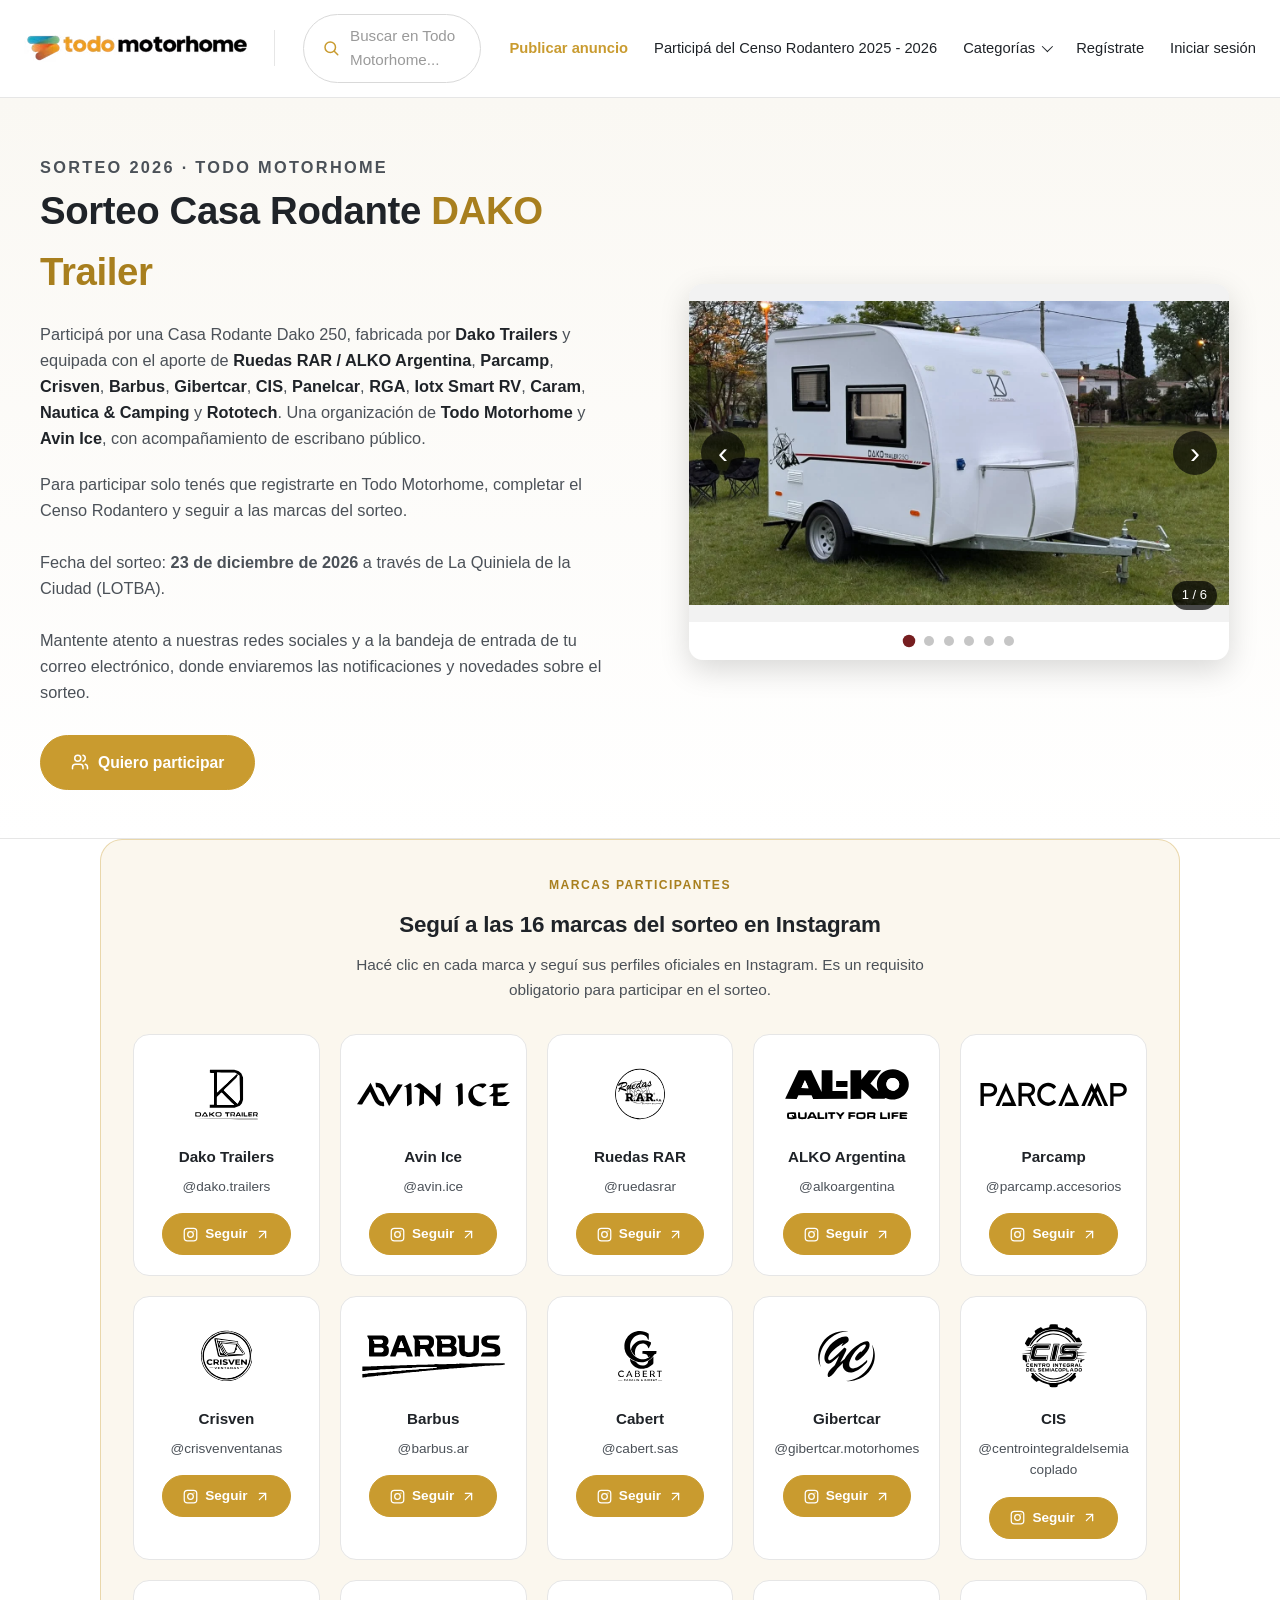
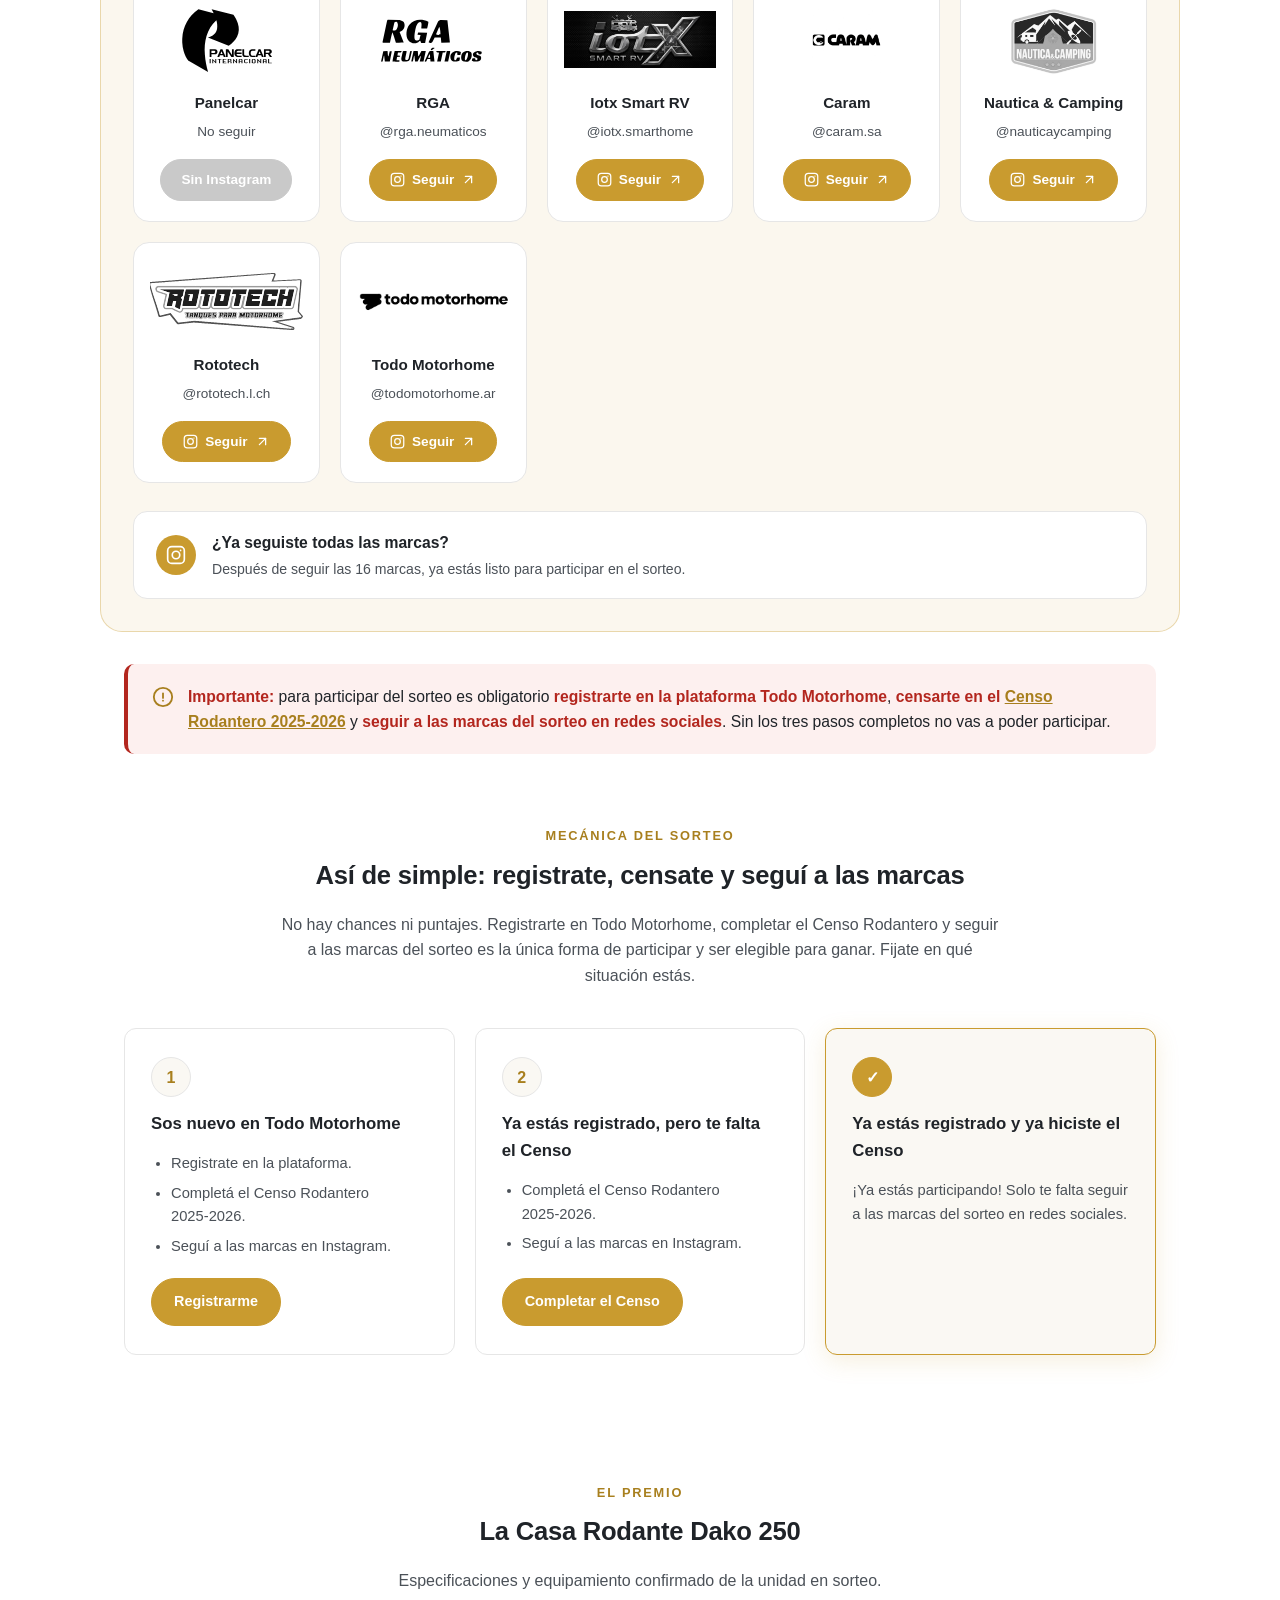
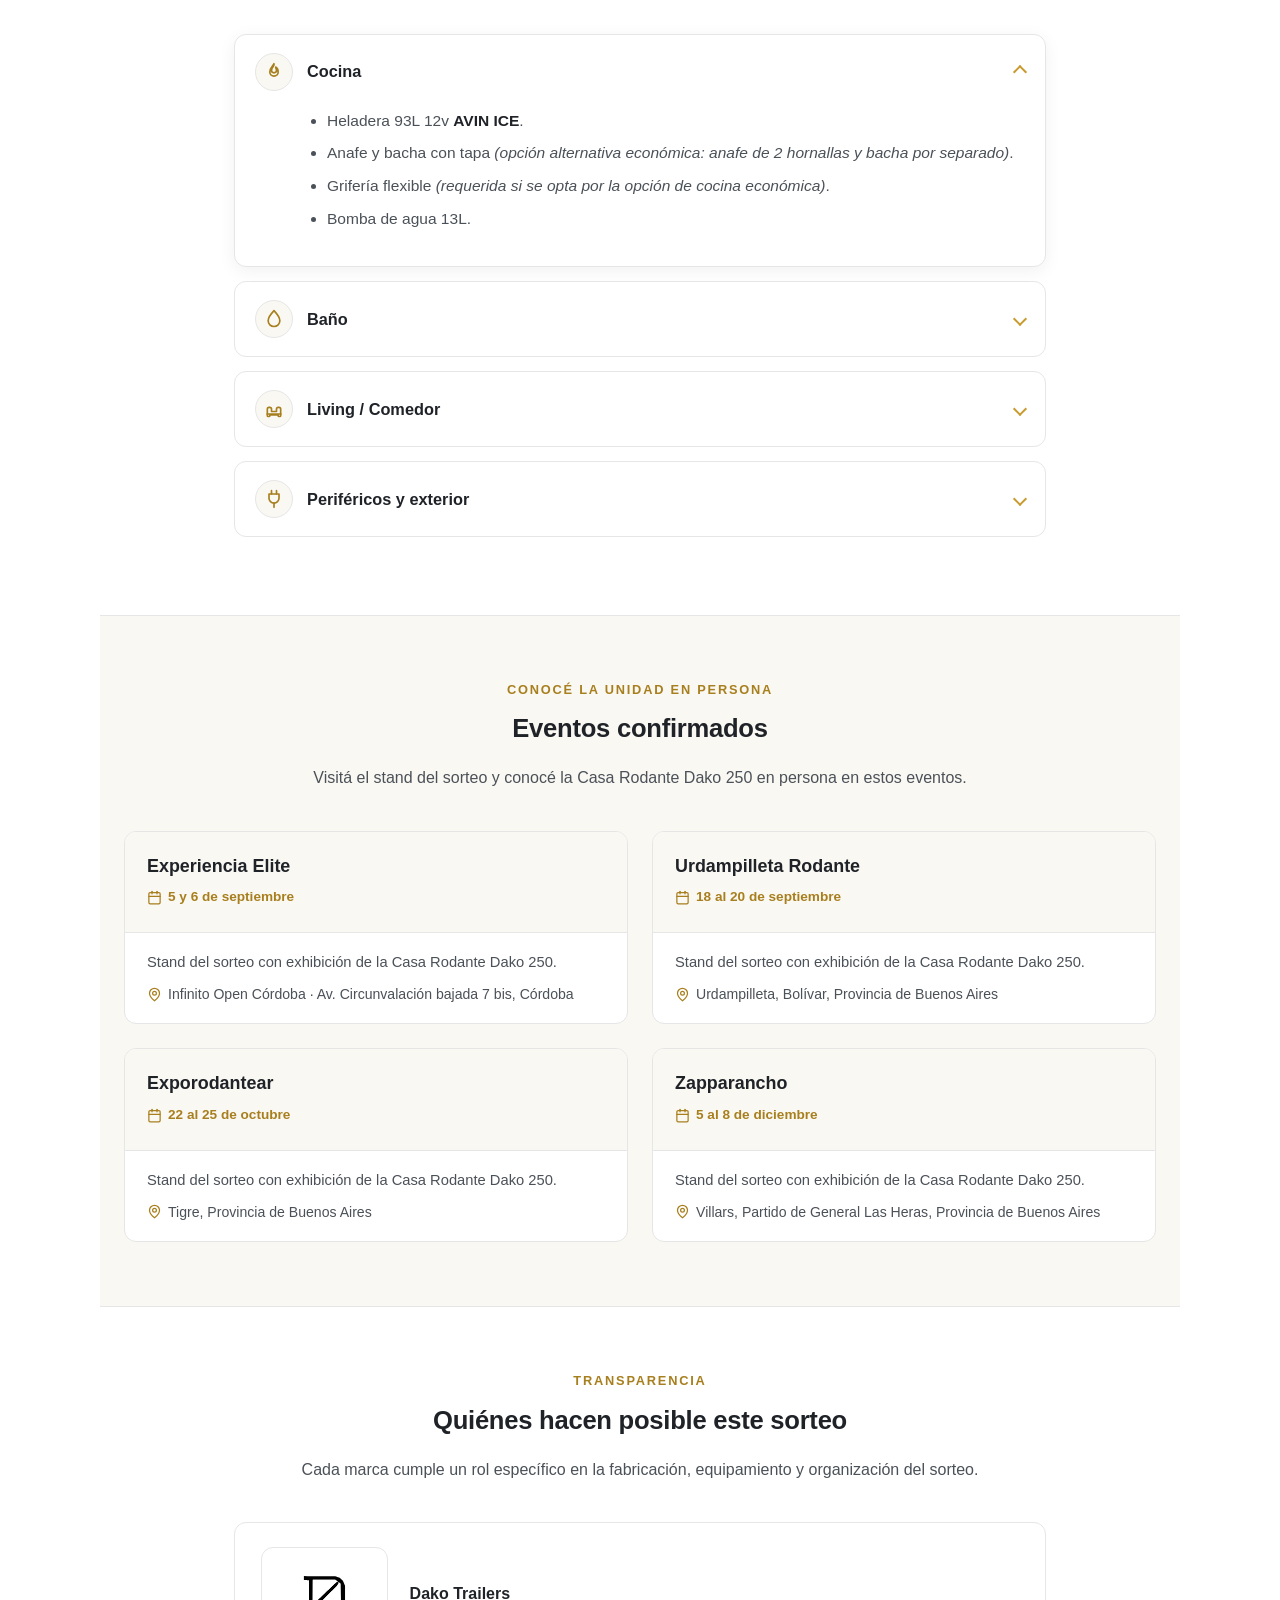
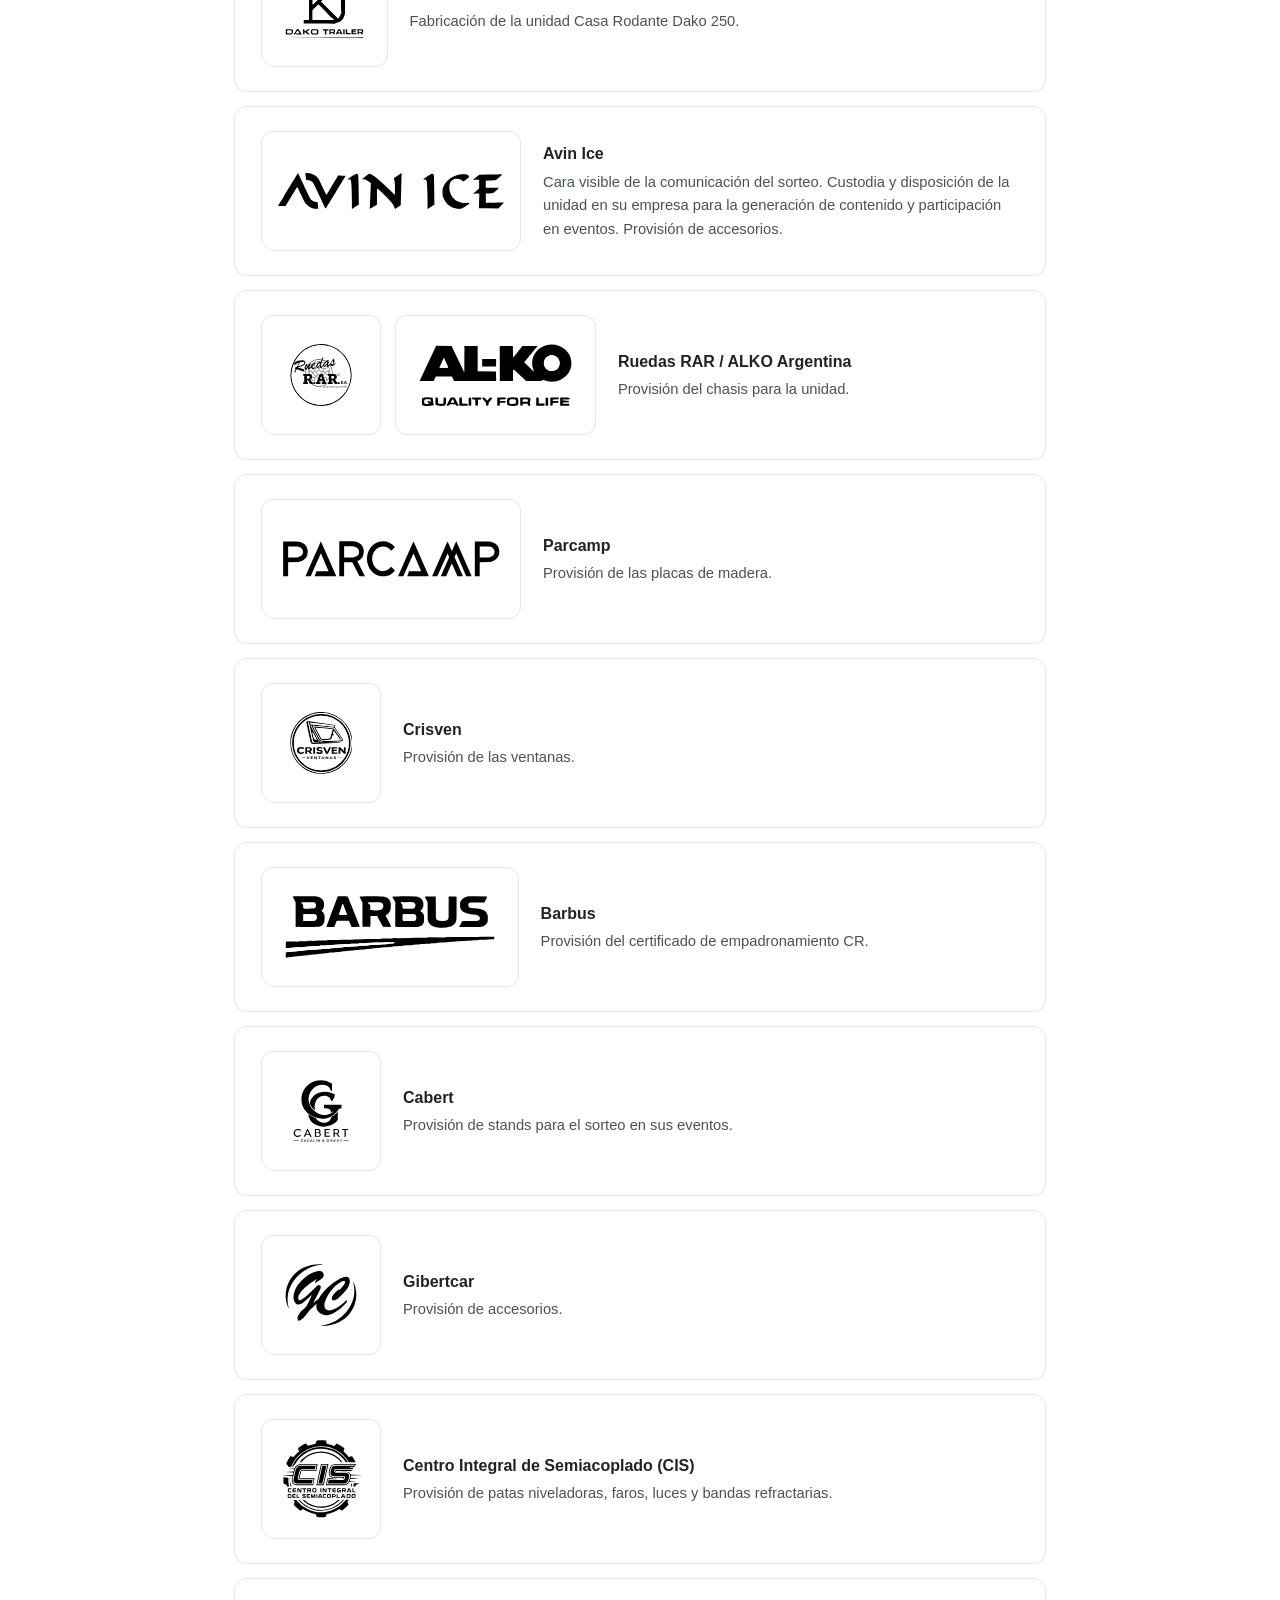
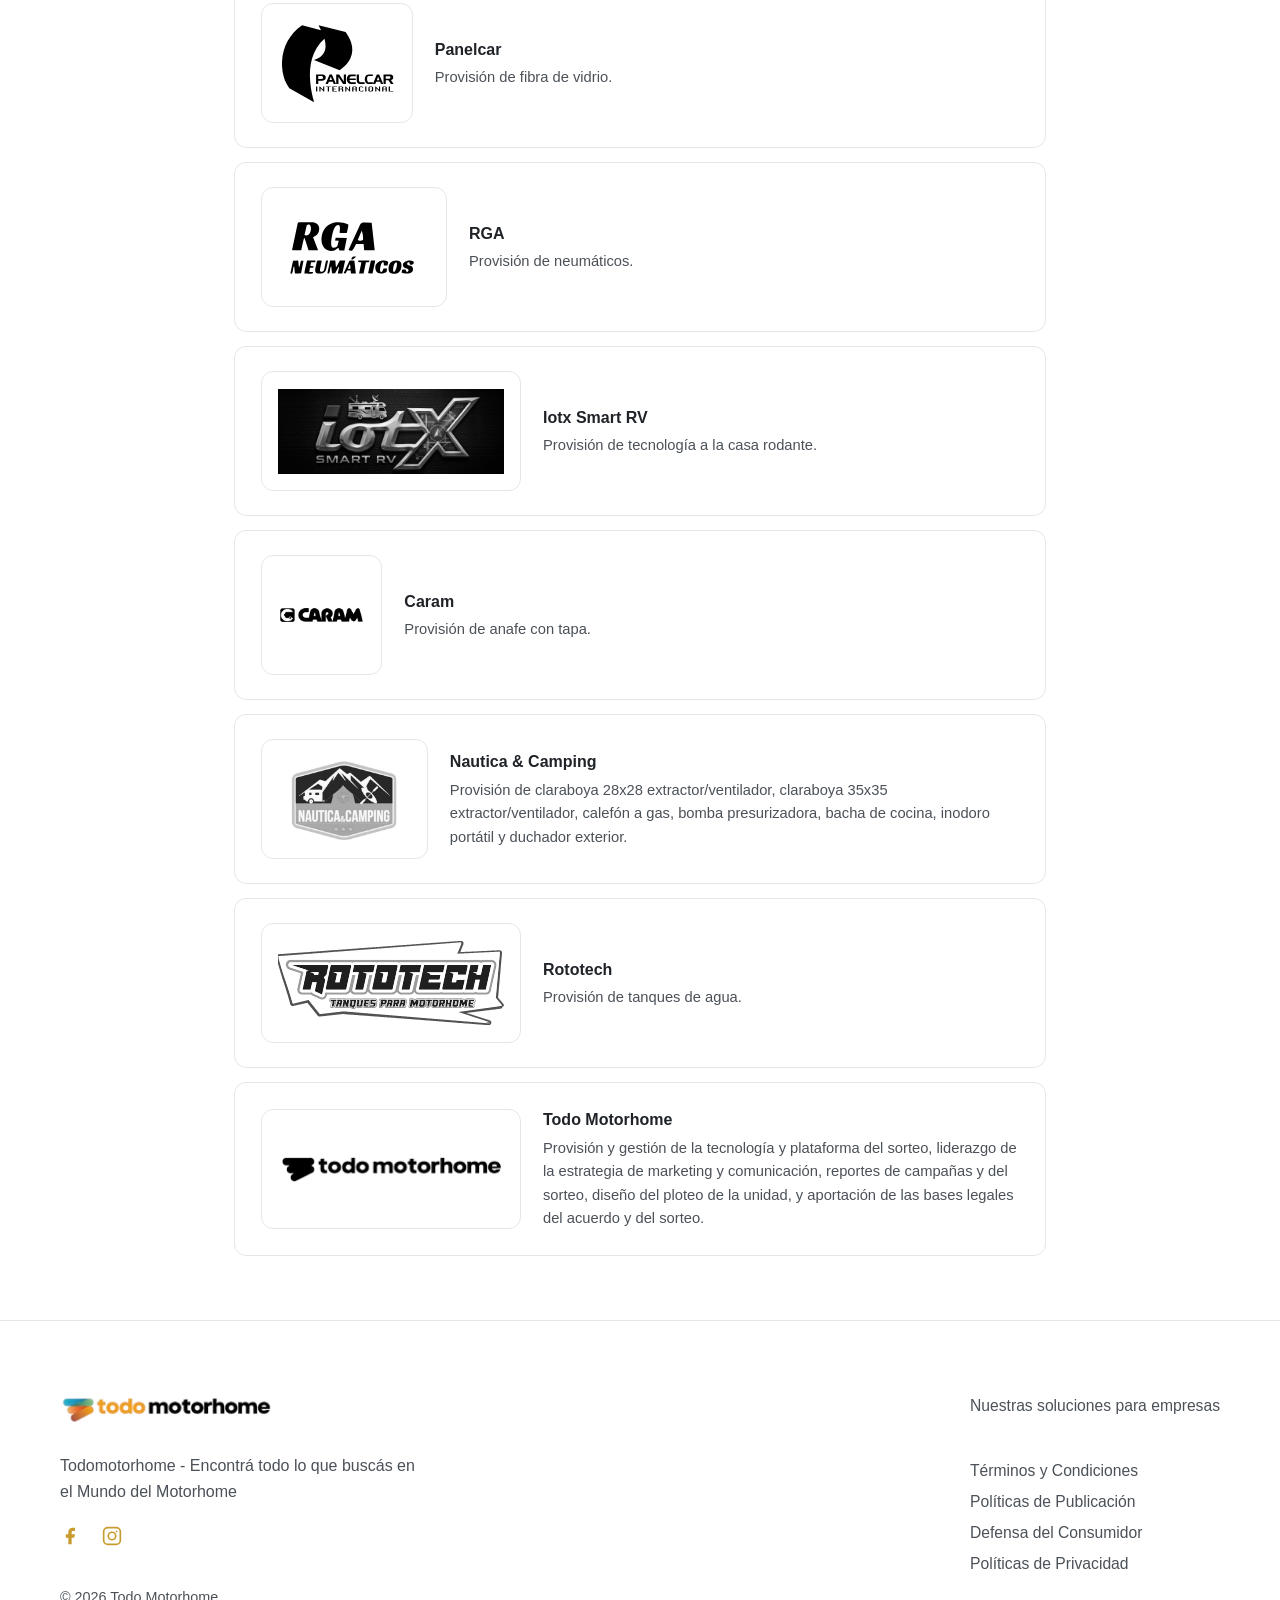
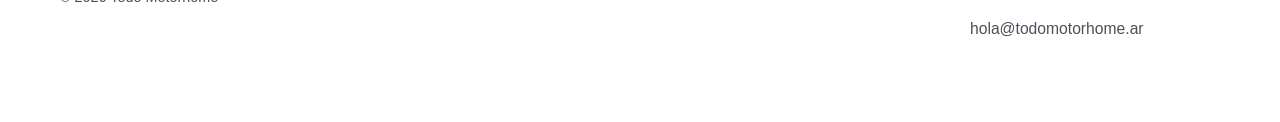
<file: sorteo/index.html>
<!DOCTYPE html>
<html lang="es-AR">
<head>
  <base href="/sorteo/">
<meta charset="UTF-8">
<meta name="viewport" content="width=device-width, initial-scale=1.0">
<title>Sorteo Casa Rodante DAKO Trailer | Todo Motorhome</title>
<meta name="description" content="Participá por una Casa Rodante Dako 250 equipada a nuevo. Registrate en Todo Motorhome, completá el Censo Rodantero y seguí a las marcas del sorteo.">

<link rel="canonical" href="https://todomotorhome.github.io/landings/sorteo/">

<meta property="og:type" content="website">
<meta property="og:site_name" content="Todo Motorhome">
<meta property="og:locale" content="es_AR">
<meta property="og:url" content="https://todomotorhome.github.io/landings/sorteo/">
<meta property="og:title" content="Sorteo Casa Rodante DAKO Trailer | Todo Motorhome">
<meta property="og:description" content="Participá por una Casa Rodante Dako 250. Registrate, completá el Censo Rodantero y seguí a las marcas del sorteo.">
<meta property="og:image" content="https://todomotorhome.github.io/landings/sorteo/og.png">
<meta property="og:image:width" content="1200">
<meta property="og:image:height" content="630">
<meta property="og:image:alt" content="Sorteo Casa Rodante DAKO Trailer — Todo Motorhome">

<meta name="twitter:card" content="summary_large_image">
<meta name="twitter:title" content="Sorteo Casa Rodante DAKO Trailer | Todo Motorhome">
<meta name="twitter:description" content="Participá por una Casa Rodante Dako 250. Registrate, completá el Censo Rodantero y seguí a las marcas del sorteo.">
<meta name="twitter:image" content="https://todomotorhome.github.io/landings/sorteo/og.png">

<!-- Google tag (gtag.js) -->
<script async src="https://www.googletagmanager.com/gtag/js?id=G-TZ2R4H22YN"></script>
<script>
  window.dataLayer = window.dataLayer || [];
  function gtag(){dataLayer.push(arguments);}
  gtag('js', new Date());
  gtag('config', 'G-TZ2R4H22YN');
</script>

<link rel="icon" type="image/jpeg" href="[data-uri]">
<link rel="apple-touch-icon" href="[data-uri]">

<style>
  :root{
    --gold:#c99b2f;
    --gold-dark:#a87f1e;
    --ink:#1f2328;
    --ink-soft:#4b5158;
    --line:#e6e6e6;
    --bg:#ffffff;
    --bg-soft:#faf8f3;
    --alert:#b3261e;
    --alert-bg:#fdf0ef;
    --ok:#1e6f42;
    --ok-bg:#eef7f1;
    --radius:12px;
    font-size:16px;
  }
  *{margin:0;padding:0;box-sizing:border-box;}
  body{
    font-family:-apple-system,BlinkMacSystemFont,"Segoe UI",Roboto,"Helvetica Neue",Arial,sans-serif;
    color:var(--ink);
    background:var(--bg);
    line-height:1.6;
    -webkit-font-smoothing:antialiased;
  }
  a{color:inherit;text-decoration:none;}

  /* ============ HEADER (estilo todomotorhome.ar) ============ */
  .tmh-header{
    background:#fff;
    border-bottom:1px solid var(--line);
    position:sticky;
    top:0;
    z-index:50;
  }
  .tmh-header__inner{
    max-width:1400px;
    margin:0 auto;
    padding:14px 24px;
    display:flex;
    align-items:center;
    gap:28px;
  }
  .tmh-logo{
    display:flex;
    align-items:center;
    flex-shrink:0;
    padding-right:24px;
    border-right:1px solid var(--line);
  }
  .tmh-logo img{height:36px;width:auto;display:block;}
  .tmh-search{
    flex:1;
    max-width:520px;
    display:flex;
    align-items:center;
    gap:10px;
    border:1px solid #d9d9d9;
    border-radius:999px;
    padding:9px 18px;
    color:#9a9a9a;
    background:#fff;
    font-size:.95rem;
    transition:border-color .15s;
  }
  .tmh-search:hover{border-color:var(--gold);}
  .tmh-search svg{width:18px;height:18px;flex-shrink:0;stroke:var(--gold);}
  .tmh-nav{
    margin-left:auto;
    display:flex;
    align-items:center;
    gap:26px;
    font-size:.92rem;
    white-space:nowrap;
  }
  .tmh-nav a{color:var(--ink);}
  .tmh-nav a:hover{color:var(--gold-dark);}
  .tmh-nav a.tmh-nav--gold{color:var(--gold);font-weight:600;}
  .tmh-nav a.tmh-nav--gold:hover{color:var(--gold-dark);}
  .tmh-dropdown{position:relative;}
  .tmh-dropdown > button{
    font:inherit;
    color:var(--ink);
    background:none;
    border:none;
    cursor:pointer;
    padding:0;
    display:inline-flex;
    align-items:center;
  }
  .tmh-dropdown > button:hover{color:var(--gold-dark);}
  .tmh-dropdown > button::after{
    content:"";
    display:inline-block;
    margin-left:7px;
    width:7px;height:7px;
    border-right:1.5px solid currentColor;
    border-bottom:1.5px solid currentColor;
    transform:rotate(45deg) translateY(-2px);
    transition:transform .15s;
  }
  .tmh-dropdown__menu{
    position:absolute;
    top:calc(100% + 14px);
    left:50%;
    transform:translateX(-50%);
    min-width:230px;
    background:#fff;
    border:1px solid var(--line);
    border-radius:12px;
    box-shadow:0 10px 30px rgba(0,0,0,.12);
    padding:10px 0;
    list-style:none;
    display:none;
    z-index:60;
  }
  .tmh-dropdown__menu::before{
    content:"";
    position:absolute;
    top:-16px;left:0;right:0;height:16px;
  }
  .tmh-dropdown:hover .tmh-dropdown__menu,
  .tmh-dropdown:focus-within .tmh-dropdown__menu{display:block;}
  .tmh-dropdown:hover > button::after,
  .tmh-dropdown:focus-within > button::after{transform:rotate(-135deg) translateY(-2px);}
  .tmh-dropdown__menu a{
    display:block;
    padding:9px 22px;
    color:var(--ink);
    font-size:.92rem;
    white-space:nowrap;
  }
  .tmh-dropdown__menu a:hover{background:var(--bg-soft);color:var(--gold-dark);}
  .tmh-dropdown__menu li:first-child a{font-weight:700;}
  @media (max-width:1100px){
    .tmh-nav{gap:16px;font-size:.85rem;}
    .tmh-nav .tmh-hide-md{display:none;}
  }
  @media (max-width:760px){
    .tmh-header__inner{flex-wrap:wrap;gap:12px;padding:12px 16px;}
    .tmh-logo{border-right:none;padding-right:0;}
    .tmh-logo img{height:30px;}
    .tmh-nav{margin-left:auto;}
    .tmh-search{order:3;flex-basis:100%;max-width:none;}
    .tmh-dropdown__menu{left:auto;right:-40px;transform:none;}
  }

  /* ============ HERO / LOGOTIPO FATCRA ============ */
  .hero{
    background:linear-gradient(180deg,var(--bg-soft) 0%,#fff 100%);
    border-bottom:1px solid var(--line);
    text-align:center;
    padding:56px 24px 48px;
  }
  .fatcra-logo{
    display:block;
    margin:0 auto 28px;
    width:min(340px,80vw);
    height:auto;
  }
  .hero h1{
    font-size:clamp(1.6rem,4vw,2.4rem);
    font-weight:800;
    letter-spacing:-.01em;
    margin-bottom:18px;
  }
  .hero h1 em{font-style:normal;color:var(--gold-dark);}
  .hero p{
    max-width:760px;
    margin:0 auto;
    color:var(--ink-soft);
    font-size:1.02rem;
  }
  .hero__intro{margin-bottom:20px !important;}
  .hero__intro strong{color:var(--ink);}
  .hero__social{
    display:flex;
    justify-content:center;
    flex-wrap:wrap;
    gap:12px;
    margin-bottom:34px;
  }
  .hero__social a{
    display:inline-flex;
    align-items:center;
    gap:8px;
    padding:8px 18px;
    border:1px solid var(--line);
    border-radius:999px;
    background:#fff;
    font-size:.9rem;
    font-weight:600;
    color:var(--ink);
    transition:border-color .15s,color .15s,box-shadow .15s;
  }
  .hero__social a:hover{
    border-color:var(--gold);
    color:var(--gold-dark);
    box-shadow:0 2px 10px rgba(0,0,0,.06);
  }
  .hero__social svg{width:17px;height:17px;color:var(--gold-dark);}

  /* ============ CONTACTO ============ */
  .contact-card{
    margin-top:44px;
    background:var(--bg-soft);
    border:1px solid var(--line);
    border-radius:var(--radius);
    padding:34px 28px;
    text-align:center;
  }
  .contact-card h3{
    font-size:1.3rem;
    font-weight:800;
    margin-bottom:8px;
  }
  .contact-card p{
    color:var(--ink-soft);
    margin-bottom:22px;
  }
  .contact-card__links{margin-bottom:0;}
  .contact-card__wa{
    background:#25d366 !important;
    border-color:#25d366 !important;
    color:#fff !important;
  }
  .contact-card__wa svg{color:#fff !important;}
  .contact-card__wa:hover{
    background:#1fb857 !important;
    border-color:#1fb857 !important;
    box-shadow:0 2px 12px rgba(37,211,102,.4) !important;
  }

  /* ============ FAQs ============ */
  .faqs{
    max-width:860px;
    margin:0 auto;
    padding:48px 24px 80px;
  }
  .faqs__kicker{
    text-align:center;
    font-size:.8rem;
    font-weight:700;
    letter-spacing:.14em;
    text-transform:uppercase;
    color:var(--gold-dark);
    margin-bottom:8px;
  }
  .faqs__title{
    text-align:center;
    font-size:1.5rem;
    font-weight:800;
    margin-bottom:34px;
  }
  details.faq{
    border:1px solid var(--line);
    border-radius:var(--radius);
    margin-bottom:14px;
    background:#fff;
    overflow:hidden;
    transition:box-shadow .2s;
  }
  details.faq[open]{box-shadow:0 4px 18px rgba(0,0,0,.06);}
  details.faq summary{
    list-style:none;
    cursor:pointer;
    display:flex;
    align-items:center;
    gap:14px;
    padding:18px 20px;
    font-weight:700;
    font-size:1.02rem;
  }
  details.faq summary::-webkit-details-marker{display:none;}
  .faq__num{
    flex-shrink:0;
    width:38px;height:38px;
    border-radius:50%;
    background:var(--bg-soft);
    border:1px solid var(--line);
    color:var(--gold-dark);
    font-size:.85rem;
    font-weight:800;
    display:flex;align-items:center;justify-content:center;
  }
  .faq__chevron{
    margin-left:auto;
    flex-shrink:0;
    width:10px;height:10px;
    border-right:2px solid var(--gold);
    border-bottom:2px solid var(--gold);
    transform:rotate(45deg);
    transition:transform .2s;
  }
  details.faq[open] .faq__chevron{transform:rotate(-135deg);}
  .faq__body{
    padding:0 20px 22px 72px;
    color:var(--ink-soft);
    font-size:.97rem;
  }
  .faq__body p{margin-bottom:12px;}
  .faq__body p:last-child{margin-bottom:0;}
  .faq__body strong{color:var(--ink);}
  .faq__body ul{margin:0 0 12px;padding-left:20px;}
  .faq__body li{margin-bottom:8px;}
  .callout{
    border-radius:10px;
    padding:12px 16px;
    margin-top:14px;
    font-size:.93rem;
  }
  .callout--alert{background:var(--alert-bg);border-left:4px solid var(--alert);}
  .callout--alert strong{color:var(--alert);}
  .callout--ok{background:var(--ok-bg);border-left:4px solid var(--ok);}
  .callout--ok strong{color:var(--ok);}
  @media (max-width:600px){
    .faq__body{padding-left:20px;}
  }

  /* ============ FOOTER ============ */
  .tmh-footer{
    border-top:1px solid var(--line);
    background:#fff;
    padding:72px 24px 80px;
  }
  .tmh-footer__inner{
    max-width:1160px;
    margin:0 auto;
    display:flex;
    justify-content:space-between;
    gap:48px;
    flex-wrap:wrap;
  }
  .tmh-footer__brand{max-width:360px;}
  .tmh-footer__brand img{height:34px;width:auto;display:block;margin-bottom:26px;}
  .tmh-footer__tagline{
    color:var(--ink-soft);
    font-size:1rem;
    margin-bottom:22px;
  }
  .tmh-footer__social{
    display:flex;
    gap:22px;
    margin-bottom:40px;
  }
  .tmh-footer__social a{color:var(--gold);display:inline-flex;}
  .tmh-footer__social a:hover{color:var(--gold-dark);}
  .tmh-footer__social svg{width:20px;height:20px;}
  .tmh-footer__copy{
    color:var(--ink-soft);
    font-size:.9rem;
  }
  .tmh-footer__links{
    display:flex;
    flex-direction:column;
    gap:6px;
    font-size:.98rem;
    color:var(--ink-soft);
  }
  .tmh-footer__links a{color:var(--ink-soft);}
  .tmh-footer__links a:hover{color:var(--gold-dark);}
  .tmh-footer__links .tmh-footer__gap{height:28px;}

  /* ============ SORTEO — EXTRA STYLES ============ */
  .hero-split{
    display:flex;align-items:center;justify-content:space-between;gap:56px;
    max-width:1200px;margin:0 auto;text-align:left;
  }
  .hero-split .hero-content{flex:1 1 460px;min-width:0;}
  .hero-split .hero__kicker{text-align:left;}
  .hero-split h1{text-align:left;}
  .hero-split .hero__intro,
  .hero-split .hero__partners{text-align:left;max-width:none;margin-left:0;margin-right:0;}
  .hero-split .hero__cta{justify-content:flex-start;}
  .hero-photo{flex:1 1 440px;display:flex;justify-content:flex-end;min-width:0;}
  .hero-photo img{
    width:100%;max-width:540px;height:auto;display:block;
    border-radius:12px;box-shadow:0 10px 30px rgba(0,0,0,.15);
  }
  @media (max-width:900px){
    .hero-split{flex-direction:column;text-align:center;gap:32px;}
    .hero-split .hero-content{flex:none;width:100%;}
    .hero-split .hero__kicker,
    .hero-split h1,
    .hero-split .hero__intro,
    .hero-split .hero__partners{text-align:center;}
    .hero-split .hero__cta{justify-content:center;}
    .hero-photo{flex:none;justify-content:center;width:100%;}
    .hero-photo img{max-width:440px;}
  }
  .hero__kicker{
    text-align:center;font-size:.8rem;font-weight:700;letter-spacing:.14em;
    text-transform:uppercase;color:var(--gold-dark);margin-bottom:14px;
  }
  .hero__partners{
    max-width:720px;margin:18px auto 0;color:var(--ink-soft);font-size:.92rem;
  }
  .hero__cta{
    display:flex;gap:16px;justify-content:center;flex-wrap:wrap;margin-top:30px;
  }
  .btn{
    display:inline-flex;align-items:center;gap:9px;padding:14px 30px;
    border-radius:999px;font-weight:700;font-size:.98rem;border:1px solid transparent;
    transition:background .15s,border-color .15s,box-shadow .15s,color .15s,transform .15s;
    cursor:pointer;
  }
  .btn:hover{transform:translateY(-1px);}
  .btn--primary{background:var(--gold);color:#fff;border-color:var(--gold);}
  .btn--primary:hover{background:var(--gold-dark);border-color:var(--gold-dark);box-shadow:0 6px 20px rgba(201,155,47,.35);}
  .btn--ghost{background:#fff;color:var(--ink);border-color:var(--line);}
  .btn--ghost:hover{border-color:var(--gold);color:var(--gold-dark);}
  .btn svg{width:18px;height:18px;}

  .section{max-width:1080px;margin:0 auto;padding:64px 24px;}
  .section--soft{background:var(--bg-soft);border-top:1px solid var(--line);border-bottom:1px solid var(--line);}
  .section--narrow{max-width:860px;}
  .section__kicker{
    text-align:center;font-size:.8rem;font-weight:700;letter-spacing:.14em;
    text-transform:uppercase;color:var(--gold-dark);margin-bottom:8px;
  }
  .section__title{text-align:center;font-size:1.6rem;font-weight:800;margin-bottom:16px;letter-spacing:-.01em;}
  .section__lead{max-width:720px;margin:0 auto 40px;text-align:center;color:var(--ink-soft);font-size:1rem;}

  .important-banner{
    max-width:1080px;margin:0 auto;padding:0 24px 8px;
  }
  .important-banner .callout{
    max-width:1032px;margin:32px auto 0;padding:20px 24px;font-size:.98rem;
    display:flex;gap:14px;align-items:flex-start;
  }
  .important-banner .callout svg{width:22px;height:22px;flex-shrink:0;margin-top:2px;color:var(--gold-dark);}
  .important-banner .callout a{color:var(--gold-dark);font-weight:700;text-decoration:underline;}

  .sponsor-strip{
    max-width:1080px;margin:0 auto;padding:36px 32px 32px;text-align:center;
    background:rgba(201,155,47,.08);border:1px solid rgba(201,155,47,.35);border-radius:22px;
  }
  .sponsor-strip__eyebrow{
    font-size:.76rem;font-weight:800;text-transform:uppercase;letter-spacing:.12em;
    color:var(--gold-dark);margin-bottom:12px;
  }
  .sponsor-strip__title{font-size:1.4rem;font-weight:800;letter-spacing:-.01em;margin-bottom:10px;color:var(--ink);}
  .sponsor-strip__desc{max-width:640px;margin:0 auto 32px;color:var(--ink-soft);font-size:.96rem;}
  .sponsor-strip__logos{
    display:grid;grid-template-columns:repeat(5,minmax(0,1fr));
    justify-items:stretch;align-items:stretch;row-gap:20px;column-gap:20px;
  }
  .sponsor-strip__logos img{height:70px;width:auto;max-width:100%;object-fit:contain;}
  @media (max-width:900px){
    .sponsor-strip__logos{grid-template-columns:repeat(3,minmax(0,1fr));}
  }
  @media (max-width:600px){
    .sponsor-strip__logos{grid-template-columns:repeat(2,minmax(0,1fr));}
  }
  .sponsor-item{
    min-width:0;display:flex;flex-direction:column;align-items:center;text-align:center;gap:6px;
    background:#fff;border:1px solid var(--line);border-radius:16px;padding:24px 16px 20px;
    transition:box-shadow .2s,transform .2s;
  }
  .sponsor-item:hover{box-shadow:0 10px 28px rgba(0,0,0,.08);transform:translateY(-3px);}
  .sponsor-item__logo{display:flex;align-items:center;justify-content:center;max-width:100%;margin-bottom:10px;}
  .sponsor-item__name{font-weight:800;color:var(--ink);font-size:.95rem;}
  .sponsor-item__handle{color:var(--ink-soft);font-size:.85rem;max-width:100%;overflow-wrap:anywhere;}
  .sponsor-item__handle:hover{color:var(--gold-dark);}
  .sponsor-item__follow{
    display:inline-flex;align-items:center;justify-content:center;gap:7px;
    margin-top:10px;padding:9px 20px;border-radius:999px;font-size:.85rem;font-weight:700;
    border:1px solid var(--gold);color:#fff;background:var(--gold);white-space:nowrap;
    transition:background .15s,border-color .15s,box-shadow .15s,transform .15s;
  }
  .sponsor-item__follow:hover{background:var(--gold-dark);border-color:var(--gold-dark);box-shadow:0 6px 20px rgba(201,155,47,.35);transform:translateY(-1px);}
  .sponsor-item__follow svg{width:15px;height:15px;flex-shrink:0;}
  @media (max-width:600px){
    .sponsor-strip{padding:28px 14px 24px;}
    .sponsor-strip__logos{column-gap:12px;}
    .sponsor-item{padding:20px 8px 16px;}
    .sponsor-item__handle{font-size:.75rem;}
    .sponsor-item__follow{padding:9px 14px;}
  }
  .sponsor-item__follow--disabled,.sponsor-item__follow--disabled:hover{background:#c9c9c9;border-color:#c9c9c9;color:#fff;box-shadow:none;transform:none;cursor:default;}
  .sponsor-strip__footer{
    display:flex;align-items:center;gap:16px;text-align:left;
    margin-top:28px;padding:18px 22px;background:#fff;border:1px solid var(--line);border-radius:14px;
  }
  .sponsor-strip__footer-icon{
    flex-shrink:0;width:40px;height:40px;border-radius:50%;background:var(--gold);color:#fff;
    display:flex;align-items:center;justify-content:center;
  }
  .sponsor-strip__footer-icon svg{width:20px;height:20px;}
  .sponsor-strip__footer-title{font-weight:800;color:var(--ink);font-size:.98rem;margin-bottom:2px;}
  .sponsor-strip__footer-desc{color:var(--ink-soft);font-size:.88rem;}
  @media (max-width:600px){
    .sponsor-strip__footer{flex-direction:column;text-align:center;}
  }

  .status-grid{display:grid;grid-template-columns:repeat(3,1fr);gap:20px;}
  @media (max-width:900px){
    .status-grid{grid-template-columns:1fr;}
  }
  .status-card{
    border:1px solid var(--line);border-radius:var(--radius);padding:28px 26px;
    background:#fff;display:flex;flex-direction:column;gap:14px;
    transition:box-shadow .2s,transform .2s;
  }
  .status-card:hover{box-shadow:0 10px 28px rgba(0,0,0,.08);transform:translateY(-3px);}
  .status-card--ready{border-color:var(--gold);box-shadow:0 6px 24px rgba(201,155,47,.16);background:var(--bg-soft);}
  .status-card__badge{
    width:40px;height:40px;border-radius:50%;background:var(--bg-soft);
    border:1px solid var(--line);display:flex;align-items:center;justify-content:center;
    font-weight:800;color:var(--gold-dark);font-size:1rem;
  }
  .status-card--ready .status-card__badge{background:var(--gold);color:#fff;border-color:var(--gold);}
  .status-card__title{font-size:1.05rem;font-weight:800;color:var(--ink);}
  .status-card__list{padding-left:20px;color:var(--ink-soft);font-size:.92rem;margin:0;}
  .status-card__list li{margin-bottom:6px;}
  .status-card__desc{color:var(--ink-soft);font-size:.92rem;margin:0;}
  .status-card .btn{align-self:flex-start;margin-top:auto;font-size:.9rem;padding:11px 22px;}

  .events-grid{display:grid;grid-template-columns:repeat(2,1fr);gap:24px;}
  @media (max-width:700px){
    .events-grid{grid-template-columns:1fr;}
  }
  .event-card{border:1px solid var(--line);border-radius:var(--radius);overflow:hidden;background:#fff;}
  .event-card__top{background:var(--bg-soft);padding:20px 22px;border-bottom:1px solid var(--line);}
  .event-card__name{font-weight:800;font-size:1.12rem;margin-bottom:6px;}
  .event-card__date{
    display:inline-flex;align-items:center;gap:6px;color:var(--gold-dark);font-weight:700;font-size:.85rem;
  }
  .event-card__date svg{width:15px;height:15px;}
  .event-card__body{padding:18px 22px;color:var(--ink-soft);font-size:.92rem;}
  .event-card__body strong{color:var(--ink);}
  .event-card__loc{display:flex;align-items:center;gap:6px;margin-top:8px;font-size:.88rem;}
  .event-card__loc svg{width:15px;height:15px;flex-shrink:0;color:var(--gold-dark);}

  .partners-list{display:grid;gap:14px;}
  .partner-item{
    display:flex;gap:22px;padding:24px 26px;border:1px solid var(--line);
    border-radius:var(--radius);background:#fff;align-items:center;flex-wrap:wrap;
  }
  .partner-item__badge{
    flex-shrink:0;width:46px;height:46px;border-radius:50%;background:var(--bg-soft);
    border:1px solid var(--line);display:flex;align-items:center;justify-content:center;
    font-weight:800;color:var(--gold-dark);font-size:.82rem;
  }
  .partner-item__logos{flex-shrink:0;display:flex;gap:14px;align-items:center;flex-wrap:wrap;}
  .partner-item__logo{
    height:120px;min-width:120px;max-width:260px;border-radius:12px;background:#fff;
    border:1px solid var(--line);display:flex;align-items:center;justify-content:center;padding:16px;
  }
  .partner-item__logo img{height:100%;width:auto;max-width:100%;object-fit:contain;}
  .partner-item__logo a{display:flex;align-items:center;justify-content:center;height:100%;width:100%;}
  .partner-item__body{flex:1 1 240px;min-width:240px;}
  .partner-item__name{font-weight:800;margin-bottom:4px;font-size:1rem;}
  .partner-item__desc{color:var(--ink-soft);font-size:.92rem;}
  @media (max-width:640px){
    .partner-item__logo{height:90px;min-width:90px;padding:12px;}
  }
  @media (max-width:520px){
    .partner-item{flex-direction:column;align-items:flex-start;}
    .partner-item__logos{flex-direction:row;}
  }

  .needs-list{display:grid;gap:14px;margin-top:8px;}
  .needs-list li{
    list-style:none;padding:16px 20px;border:1px solid var(--line);border-radius:var(--radius);
    background:#fff;color:var(--ink-soft);font-size:.94rem;
  }
  .needs-list li strong{color:var(--ink);}

  .legal-cta{
    background:var(--ink);color:#fff;border-radius:var(--radius);
    padding:40px 32px;text-align:center;max-width:1032px;margin:0 auto;
  }
  .legal-cta h3{font-size:1.3rem;font-weight:800;margin-bottom:10px;}
  .legal-cta p{color:#c7cbd1;max-width:600px;margin:0 auto 24px;}
  .legal-cta .btn--ghost{background:transparent;color:#fff;border-color:rgba(255,255,255,.3);}
  .legal-cta .btn--ghost:hover{border-color:var(--gold);color:var(--gold);}

  @media (max-width:600px){
    .section{padding:48px 20px;}
  }

  /* ============ LEGAL DOC PAGE ============ */
  .legal-hero{padding:44px 24px 40px;}
  .legal-doc{max-width:820px;margin:0 auto;padding:8px 24px 96px;}
  .legal-notice{
    background:var(--bg-soft);border:1px solid var(--line);border-left:4px solid var(--gold);
    border-radius:10px;padding:18px 20px;margin-bottom:40px;font-size:.92rem;color:var(--ink-soft);
  }
  .legal-notice strong{color:var(--ink);}
  .legal-doc h2{font-size:1.25rem;font-weight:800;margin:42px 0 14px;color:var(--ink);letter-spacing:-.01em;}
  .legal-doc h2:first-of-type{margin-top:0;}
  .legal-doc h3{font-size:1.02rem;font-weight:700;margin:20px 0 8px;color:var(--ink);}
  .legal-doc p{color:var(--ink-soft);margin-bottom:14px;font-size:.96rem;}
  .legal-doc ul, .legal-doc ol{padding-left:22px;margin-bottom:14px;color:var(--ink-soft);font-size:.96rem;}
  .legal-doc li{margin-bottom:8px;}
  .legal-doc li ul{margin-top:8px;margin-bottom:0;}
  .legal-doc strong{color:var(--ink);}
  .legal-doc a{color:var(--gold-dark);text-decoration:underline;}
  .legal-doc__toc{
    background:var(--bg-soft);border:1px solid var(--line);border-radius:var(--radius);
    padding:24px 26px;margin-bottom:40px;
  }
  .legal-doc__toc h2{margin:0 0 14px;font-size:1rem;text-transform:uppercase;letter-spacing:.06em;}
  .legal-doc__toc ol{columns:2;column-gap:32px;font-size:.92rem;padding-left:20px;margin:0;}
  .legal-doc__toc li{margin-bottom:8px;break-inside:avoid;}
  .legal-doc__toc a{color:var(--ink-soft);text-decoration:none;}
  .legal-doc__toc a:hover{color:var(--gold-dark);}
  @media (max-width:600px){
    .legal-doc__toc ol{columns:1;}
  }

  /* ============ DAKO CAROUSEL ============ */
  .hero-photo .dako-carousel,
  .dako-carousel {
    position: relative;
    width: 100%;
    max-width: 540px;
    min-width: 0;
    margin: 0 auto;
    overflow: hidden;
    border-radius: 14px;
    background: #f2f2f2;
    box-shadow: 0 10px 30px rgba(0,0,0,.15);
    font-family: inherit;
  }
  .dako-carousel *,
  .dako-carousel *::before,
  .dako-carousel *::after { box-sizing: border-box; }
  .dako-carousel__stage {
    position: relative;
    width: 100%;
    aspect-ratio: 16 / 10;
    min-height: 220px;
    overflow: hidden;
    background: #f2f2f2;
  }
  .dako-carousel__slide {
    display: none;
    position: absolute;
    inset: 0;
    width: 100%;
    height: 100%;
  }
  .dako-carousel__slide.is-active { display: block; }
  .dako-carousel .dako-carousel__slide img {
    display: block;
    width: 100%;
    max-width: none;
    height: 100%;
    object-fit: contain;
    border-radius: 0;
    box-shadow: none;
    background: #f2f2f2;
  }
  .dako-carousel__arrow {
    position: absolute;
    top: 50%;
    transform: translateY(-50%);
    z-index: 5;
    display: grid;
    place-items: center;
    width: 44px;
    height: 44px;
    padding: 0;
    border: 0;
    border-radius: 50%;
    background: rgba(0,0,0,.65);
    color: #fff;
    font-size: 30px;
    line-height: 1;
    cursor: pointer;
    appearance: none;
  }
  .dako-carousel__arrow:hover { background: rgba(0,0,0,.85); }
  .dako-carousel__arrow:focus-visible,
  .dako-carousel__dot:focus-visible {
    outline: 3px solid #761e20;
    outline-offset: 3px;
  }
  .dako-carousel__arrow--prev { left: 12px; }
  .dako-carousel__arrow--next { right: 12px; }
  .dako-carousel__counter {
    position: absolute;
    right: 12px;
    bottom: 12px;
    z-index: 5;
    padding: 6px 10px;
    border-radius: 20px;
    background: rgba(0,0,0,.7);
    color: #fff;
    font-size: 13px;
    line-height: 1.3;
  }
  .dako-carousel__dots {
    display: flex;
    justify-content: center;
    align-items: center;
    gap: 10px;
    padding: 14px 8px;
    background: #fff;
  }
  .dako-carousel__dot {
    flex: 0 0 auto;
    width: 10px;
    height: 10px;
    padding: 0;
    border: 0;
    border-radius: 50%;
    background: #c6c6c6;
    cursor: pointer;
    appearance: none;
  }
  .dako-carousel__dot.is-active {
    background: #761e20;
    transform: scale(1.25);
  }
  @media (max-width: 900px) {
    .hero-photo .dako-carousel,
    .dako-carousel { max-width: 540px; }
  }
  @media (max-width: 600px) {
    .dako-carousel { border-radius: 10px; }
    .dako-carousel__stage { aspect-ratio: 4 / 3; min-height: 180px; }
    .dako-carousel__arrow { width: 36px; height: 36px; font-size: 25px; }
    .dako-carousel__arrow--prev { left: 8px; }
    .dako-carousel__arrow--next { right: 8px; }
    .dako-carousel__dots { gap: 9px; padding: 12px 6px; }
  }
  @media (prefers-reduced-motion: no-preference) {
    .dako-carousel__slide.is-active img { animation: dakoFade .25s ease; }
    @keyframes dakoFade { from { opacity: .55; } to { opacity: 1; } }
  }

  </style>
</head>
<body>

<!-- Header estilo todomotorhome.ar -->
<header class="tmh-header">
  <div class="tmh-header__inner">
    <a class="tmh-logo" href="https://www.todomotorhome.ar" aria-label="Todo Motorhome">
      <img src="[data-uri]" alt="Todo Motorhome">
    </a>
    <a class="tmh-search" href="https://www.todomotorhome.ar/s?category=all" aria-label="Buscar en Todo Motorhome">
      <svg viewBox="0 0 24 24" fill="none" stroke-width="2" stroke-linecap="round" aria-hidden="true">
        <circle cx="11" cy="11" r="7"/><path d="M21 21l-4.3-4.3"/>
      </svg>
      <span>Buscar en Todo Motorhome...</span>
    </a>
    <nav class="tmh-nav" aria-label="Navegación principal">
      <a class="tmh-nav--gold" href="https://www.todomotorhome.ar/signup">Publicar anuncio</a>
      <a class="tmh-hide-md" href="https://www.todomotorhome.ar/censorodantero">Participá del Censo Rodantero 2025 - 2026</a>
      <div class="tmh-dropdown">
        <button type="button" aria-haspopup="true">Categorías</button>
        <ul class="tmh-dropdown__menu">
          <li><a href="https://www.todomotorhome.ar/s?category=vehiculos&amp;pub_categoryLevel1=vehiculos">Vehículos</a></li>
          <li><a href="https://www.todomotorhome.ar/s?category=vehiculos&amp;pub_categoryLevel1=accesorios-y-productos">Accesorios y productos</a></li>
          <li><a href="https://www.todomotorhome.ar/s?category=vehiculos&amp;pub_categoryLevel1=servicios">Servicios</a></li>
          <li><a href="https://www.todomotorhome.ar/s?category=vehiculos&amp;pub_categoryLevel1=alquiler-y-turismo">Alquiler y Turismo</a></li>
        </ul>
      </div>
      <a href="https://www.todomotorhome.ar/signup">Regístrate</a>
      <a href="https://www.todomotorhome.ar/login">Iniciar sesión</a>
    </nav>
  </div>
</header>

<!-- Hero -->
<section class="hero">
  <div class="hero-split">
    <div class="hero-content">
      <p class="hero__kicker">Sorteo 2026 · Todo Motorhome</p>
      <h1>Sorteo Casa Rodante <em>DAKO Trailer</em></h1>
      <p class="hero__intro">Participá por una Casa Rodante Dako 250, fabricada por <strong>Dako Trailers</strong> y equipada con el aporte de <strong>Ruedas RAR / ALKO Argentina</strong>, <strong>Parcamp</strong>, <strong>Crisven</strong>, <strong>Barbus</strong>, <strong>Gibertcar</strong>, <strong>CIS</strong>, <strong>Panelcar</strong>, <strong>RGA</strong>, <strong>Iotx Smart RV</strong>, <strong>Caram</strong>, <strong>Nautica &amp; Camping</strong> y <strong>Rototech</strong>. Una organización de <strong>Todo Motorhome</strong> y <strong>Avin Ice</strong>, con acompañamiento de escribano público.</p>
      <p class="hero__partners">Para participar solo tenés que registrarte en Todo Motorhome, completar el Censo Rodantero y seguir a las marcas del sorteo.</p><br>
<p class="hero__partners">Fecha del sorteo: <strong>23 de diciembre de 2026</strong> a través de La Quiniela de la Ciudad (LOTBA).</p><br>
<p class="hero__partners">Mantente atento a nuestras redes sociales y a la bandeja de entrada de tu correo electrónico, donde enviaremos las notificaciones y novedades sobre el sorteo.</p>


      
      <div class="hero__cta">
        <a class="btn btn--primary" href="https://www.todomotorhome.ar/censorodantero">
          <svg viewBox="0 0 24 24" fill="none" stroke="currentColor" stroke-width="2" stroke-linecap="round" stroke-linejoin="round" aria-hidden="true"><path d="M16 21v-2a4 4 0 0 0-4-4H6a4 4 0 0 0-4 4v2"/><circle cx="9" cy="7" r="4"/><path d="M22 21v-2a4 4 0 0 0-3-3.87"/><path d="M16 3.13a4 4 0 0 1 0 7.75"/></svg>
          Quiero participar
        </a>
        <!-- Ver bases y condiciones (hidden per request)
        <a class="btn btn--ghost" href="legal.html">
          <svg viewBox="0 0 24 24" fill="none" stroke="currentColor" stroke-width="2" stroke-linecap="round" stroke-linejoin="round" aria-hidden="true"><path d="M14 2H6a2 2 0 0 0-2 2v16a2 2 0 0 0 2 2h12a2 2 0 0 0 2-2V8z"/><path d="M14 2v6h6"/><path d="M9 13h6"/><path d="M9 17h6"/></svg>
          Ver bases y condiciones
        </a>
        -->
      </div>
    </div>
    <div class="hero-photo">
    <!-- <img src="assets/dako-trailer.jpg" alt="Casa Rodante Dako 250 enganchada a la camioneta, lista para viajar" width="1553" height="899" loading="eager">-->

       <section class="dako-carousel" id="dakoCarousel" aria-label="Fotos do trailer DAKO 2.50" aria-roledescription="carrossel">
        <div class="dako-carousel__stage">
          <div class="dako-carousel__slide is-active">
            <img src="assets/dako-trailer-1.webp" alt="Vista frontal e lateral do trailer DAKO 2.50" fetchpriority="high">
          </div>
          <div class="dako-carousel__slide">
            <img src="assets/dako-trailer-2.webp" alt="Cozinha interna com pia, fogão e geladeira" loading="lazy">
          </div>
          <div class="dako-carousel__slide">
            <img src="assets/dako-trailer-3.webp" alt="Vista traseira do trailer DAKO 2.50" loading="lazy">
          </div>
          <div class="dako-carousel__slide">
            <img src="assets/dako-trailer-4.webp" alt="Interior do trailer com cozinha e área de mesa" loading="lazy">
          </div>
          <div class="dako-carousel__slide">
            <img src="assets/dako-trailer-5.webp" alt="Vista externa lateral do trailer DAKO 2.50" loading="lazy">
          </div>
          <div class="dako-carousel__slide">
            <img src="assets/dako-trailer-6.webp" alt="Mesa e bancos na área interna do trailer" loading="lazy">
          </div>
          <button class="dako-carousel__arrow dako-carousel__arrow--prev" type="button" aria-label="Imagem anterior">&#8249;</button>
          <button class="dako-carousel__arrow dako-carousel__arrow--next" type="button" aria-label="Próxima imagem">&#8250;</button>
          <span class="dako-carousel__counter" aria-live="polite" aria-atomic="true">1 / 6</span>
        </div>
        <div class="dako-carousel__dots" aria-label="Escolher imagem">
          <button class="dako-carousel__dot is-active" type="button" aria-label="Mostrar imagem 1" aria-current="true"></button>
          <button class="dako-carousel__dot" type="button" aria-label="Mostrar imagem 2"></button>
          <button class="dako-carousel__dot" type="button" aria-label="Mostrar imagem 3"></button>
          <button class="dako-carousel__dot" type="button" aria-label="Mostrar imagem 4"></button>
          <button class="dako-carousel__dot" type="button" aria-label="Mostrar imagem 5"></button>
          <button class="dako-carousel__dot" type="button" aria-label="Mostrar imagem 6"></button>
        </div>
      </section>


    </div>
  </div>
</section>

<!-- Sponsors -->
<div class="sponsor-strip">
  <p class="sponsor-strip__eyebrow">Marcas participantes</p>
  <h2 class="sponsor-strip__title">Seguí a las 16 marcas del sorteo en Instagram</h2>
  <p class="sponsor-strip__desc">Hacé clic en cada marca y seguí sus perfiles oficiales en Instagram. Es un requisito obligatorio para participar en el sorteo.</p>
  <!--<div class="sponsor-strip__logos">
    <a href="https://www.todomotorhome.ar/store/dakotrailers" target="_blank" rel="noopener"><img src="assets/DAKO.svg" alt="Dako Trailers" loading="lazy"></a>
    <a href="https://www.todomotorhome.ar/store/avinice" target="_blank" rel="noopener"><img src="assets/Avinice.svg" alt="Avin Ice" loading="lazy"></a>
    <a href="https://www.todomotorhome.ar/store/alkovt" target="_blank" rel="noopener"><img src="assets/Ruedas RAR.svg" alt="Ruedas RAR" loading="lazy"></a>
    <a href="https://www.todomotorhome.ar/store/alkovt" target="_blank" rel="noopener"><img src="assets/AL-KO.svg" alt="ALKO Argentina" loading="lazy"></a>
    <a href="https://www.todomotorhome.ar/store/parcamp" target="_blank" rel="noopener"><img src="assets/Parcamp.svg" alt="Parcamp" loading="lazy"></a>
    <a href="https://www.todomotorhome.ar/store/crisvenventanas" target="_blank" rel="noopener"><img src="assets/Crisven.svg" alt="Crisven" loading="lazy"></a>
    <a href="https://www.todomotorhome.ar/store/barbus" target="_blank" rel="noopener"><img src="assets/Barbus.svg" alt="Barbus" loading="lazy"></a>
    <a href="https://www.todomotorhome.ar/store/cabert" target="_blank" rel="noopener"><img src="assets/Cabert.svg" alt="Cabert" loading="lazy"></a>
    <a href="https://www.todomotorhome.ar/store/gibertcar" target="_blank" rel="noopener"><img src="assets/Gibertcar.svg" alt="Gibertcar" loading="lazy"></a>
    <a href="https://www.todomotorhome.ar/store/centrointegralsemiacoplado" target="_blank" rel="noopener"><img src="assets/cis.svg" alt="CIS" loading="lazy"></a>
    <a href="https://www.todomotorhome.ar/store/panelcar" target="_blank" rel="noopener"><img src="assets/panelcar.svg" alt="Panelcar" loading="lazy"></a>
    <a href="https://www.todomotorhome.ar/store/rganeumaticos" target="_blank" rel="noopener"><img src="assets/rga.svg" alt="RGA" loading="lazy"></a>
    <img src="assets/logo byn.jpg" alt="Iotx Smart RV" loading="lazy">
    <a href="https://www.todomotorhome.ar/store/caram" target="_blank" rel="noopener"><img src="assets/caram.jpg" alt="Caram" loading="lazy"></a>
    <a href="https://www.todomotorhome.ar/store/nauticaycamping" target="_blank" rel="noopener"><img src="assets/nauticaycamping.jpg" alt="Nautica &amp; Camping" loading="lazy"></a>
    <a href="https://www.todomotorhome.ar/store/rototech" target="_blank" rel="noopener"><img src="assets/rototech.svg" alt="Rototech" loading="lazy"></a>
    <a href="https://www.todomotorhome.ar" target="_blank" rel="noopener"><img src="assets/todomotorhome-logo-black.png" alt="Todo Motorhome" loading="lazy"></a>
  </div>-->
  <div class="sponsor-strip__logos">
    <div class="sponsor-item">
      <a class="sponsor-item__logo" href="https://www.instagram.com/dako.trailers/" target="_blank" rel="noopener"><img src="assets/DAKO.svg" alt="Dako Trailers" loading="lazy"></a>
      <div class="sponsor-item__name">Dako Trailers</div>
      <a class="sponsor-item__handle" href="https://www.instagram.com/dako.trailers/" target="_blank" rel="noopener">@dako.trailers</a>
      <a class="sponsor-item__follow" href="https://www.instagram.com/dako.trailers/" target="_blank" rel="noopener">
        <svg viewBox="0 0 24 24" fill="none" stroke="currentColor" stroke-width="2" stroke-linecap="round" stroke-linejoin="round" aria-hidden="true"><rect x="2" y="2" width="20" height="20" rx="5"/><circle cx="12" cy="12" r="4.5"/><circle cx="17.5" cy="6.5" r="1" fill="currentColor" stroke="none"/></svg>
        Seguir
        <svg viewBox="0 0 24 24" fill="none" stroke="currentColor" stroke-width="2" stroke-linecap="round" stroke-linejoin="round" aria-hidden="true"><line x1="7" y1="17" x2="17" y2="7"/><polyline points="7 7 17 7 17 17"/></svg>
      </a>
    </div>
    <div class="sponsor-item">
      <a class="sponsor-item__logo" href="https://www.instagram.com/avin.ice/" target="_blank" rel="noopener"><img src="assets/Avinice.svg" alt="Avin Ice" loading="lazy"></a>
      <div class="sponsor-item__name">Avin Ice</div>
      <a class="sponsor-item__handle" href="https://www.instagram.com/avin.ice/" target="_blank" rel="noopener">@avin.ice</a>
      <a class="sponsor-item__follow" href="https://www.instagram.com/avin.ice/" target="_blank" rel="noopener">
        <svg viewBox="0 0 24 24" fill="none" stroke="currentColor" stroke-width="2" stroke-linecap="round" stroke-linejoin="round" aria-hidden="true"><rect x="2" y="2" width="20" height="20" rx="5"/><circle cx="12" cy="12" r="4.5"/><circle cx="17.5" cy="6.5" r="1" fill="currentColor" stroke="none"/></svg>
        Seguir
        <svg viewBox="0 0 24 24" fill="none" stroke="currentColor" stroke-width="2" stroke-linecap="round" stroke-linejoin="round" aria-hidden="true"><line x1="7" y1="17" x2="17" y2="7"/><polyline points="7 7 17 7 17 17"/></svg>
      </a>
    </div>
    <div class="sponsor-item">
      <a class="sponsor-item__logo" href="https://www.instagram.com/ruedasrar/" target="_blank" rel="noopener"><img src="assets/Ruedas RAR.svg" alt="Ruedas RAR" loading="lazy"></a>
      <div class="sponsor-item__name">Ruedas RAR</div>
      <a class="sponsor-item__handle" href="https://www.instagram.com/ruedasrar/" target="_blank" rel="noopener">@ruedasrar</a>
      <a class="sponsor-item__follow" href="https://www.instagram.com/ruedasrar/" target="_blank" rel="noopener">
        <svg viewBox="0 0 24 24" fill="none" stroke="currentColor" stroke-width="2" stroke-linecap="round" stroke-linejoin="round" aria-hidden="true"><rect x="2" y="2" width="20" height="20" rx="5"/><circle cx="12" cy="12" r="4.5"/><circle cx="17.5" cy="6.5" r="1" fill="currentColor" stroke="none"/></svg>
        Seguir
        <svg viewBox="0 0 24 24" fill="none" stroke="currentColor" stroke-width="2" stroke-linecap="round" stroke-linejoin="round" aria-hidden="true"><line x1="7" y1="17" x2="17" y2="7"/><polyline points="7 7 17 7 17 17"/></svg>
      </a>
    </div>
    <div class="sponsor-item">
      <a class="sponsor-item__logo" href="https://www.instagram.com/alkoargentina/" target="_blank" rel="noopener"><img src="assets/AL-KO.svg" alt="ALKO Argentina" loading="lazy"></a>
      <div class="sponsor-item__name">ALKO Argentina</div>
      <a class="sponsor-item__handle" href="https://www.instagram.com/alkoargentina/" target="_blank" rel="noopener">@alkoargentina</a>
      <a class="sponsor-item__follow" href="https://www.instagram.com/alkoargentina/" target="_blank" rel="noopener">
        <svg viewBox="0 0 24 24" fill="none" stroke="currentColor" stroke-width="2" stroke-linecap="round" stroke-linejoin="round" aria-hidden="true"><rect x="2" y="2" width="20" height="20" rx="5"/><circle cx="12" cy="12" r="4.5"/><circle cx="17.5" cy="6.5" r="1" fill="currentColor" stroke="none"/></svg>
        Seguir
        <svg viewBox="0 0 24 24" fill="none" stroke="currentColor" stroke-width="2" stroke-linecap="round" stroke-linejoin="round" aria-hidden="true"><line x1="7" y1="17" x2="17" y2="7"/><polyline points="7 7 17 7 17 17"/></svg>
      </a>
    </div>
    <div class="sponsor-item">
      <a class="sponsor-item__logo" href="https://www.instagram.com/parcamp.accesorios/" target="_blank" rel="noopener"><img src="assets/Parcamp.svg" alt="Parcamp" loading="lazy"></a>
      <div class="sponsor-item__name">Parcamp</div>
      <a class="sponsor-item__handle" href="https://www.instagram.com/parcamp.accesorios/" target="_blank" rel="noopener">@parcamp.accesorios</a>
      <a class="sponsor-item__follow" href="https://www.instagram.com/parcamp.accesorios/" target="_blank" rel="noopener">
        <svg viewBox="0 0 24 24" fill="none" stroke="currentColor" stroke-width="2" stroke-linecap="round" stroke-linejoin="round" aria-hidden="true"><rect x="2" y="2" width="20" height="20" rx="5"/><circle cx="12" cy="12" r="4.5"/><circle cx="17.5" cy="6.5" r="1" fill="currentColor" stroke="none"/></svg>
        Seguir
        <svg viewBox="0 0 24 24" fill="none" stroke="currentColor" stroke-width="2" stroke-linecap="round" stroke-linejoin="round" aria-hidden="true"><line x1="7" y1="17" x2="17" y2="7"/><polyline points="7 7 17 7 17 17"/></svg>
      </a>
    </div>
    <div class="sponsor-item">
      <a class="sponsor-item__logo" href="https://www.instagram.com/crisvenventanas/" target="_blank" rel="noopener"><img src="assets/Crisven.svg" alt="Crisven" loading="lazy"></a>
      <div class="sponsor-item__name">Crisven</div>
      <a class="sponsor-item__handle" href="https://www.instagram.com/crisvenventanas/" target="_blank" rel="noopener">@crisvenventanas</a>
      <a class="sponsor-item__follow" href="https://www.instagram.com/crisvenventanas/" target="_blank" rel="noopener">
        <svg viewBox="0 0 24 24" fill="none" stroke="currentColor" stroke-width="2" stroke-linecap="round" stroke-linejoin="round" aria-hidden="true"><rect x="2" y="2" width="20" height="20" rx="5"/><circle cx="12" cy="12" r="4.5"/><circle cx="17.5" cy="6.5" r="1" fill="currentColor" stroke="none"/></svg>
        Seguir
        <svg viewBox="0 0 24 24" fill="none" stroke="currentColor" stroke-width="2" stroke-linecap="round" stroke-linejoin="round" aria-hidden="true"><line x1="7" y1="17" x2="17" y2="7"/><polyline points="7 7 17 7 17 17"/></svg>
      </a>
    </div>
    <div class="sponsor-item">
      <a class="sponsor-item__logo" href="https://www.instagram.com/barbus.ar/" target="_blank" rel="noopener"><img src="assets/Barbus.svg" alt="Barbus" loading="lazy"></a>
      <div class="sponsor-item__name">Barbus</div>
      <a class="sponsor-item__handle" href="https://www.instagram.com/barbus.ar/" target="_blank" rel="noopener">@barbus.ar</a>
      <a class="sponsor-item__follow" href="https://www.instagram.com/barbus.ar/" target="_blank" rel="noopener">
        <svg viewBox="0 0 24 24" fill="none" stroke="currentColor" stroke-width="2" stroke-linecap="round" stroke-linejoin="round" aria-hidden="true"><rect x="2" y="2" width="20" height="20" rx="5"/><circle cx="12" cy="12" r="4.5"/><circle cx="17.5" cy="6.5" r="1" fill="currentColor" stroke="none"/></svg>
        Seguir
        <svg viewBox="0 0 24 24" fill="none" stroke="currentColor" stroke-width="2" stroke-linecap="round" stroke-linejoin="round" aria-hidden="true"><line x1="7" y1="17" x2="17" y2="7"/><polyline points="7 7 17 7 17 17"/></svg>
      </a>
    </div>
    <div class="sponsor-item">
      <a class="sponsor-item__logo" href="https://www.instagram.com/cabert.sas/" target="_blank" rel="noopener"><img src="assets/Cabert.svg" alt="Cabert" loading="lazy"></a>
      <div class="sponsor-item__name">Cabert</div>
      <a class="sponsor-item__handle" href="https://www.instagram.com/cabert.sas/" target="_blank" rel="noopener">@cabert.sas</a>
      <a class="sponsor-item__follow" href="https://www.instagram.com/cabert.sas/" target="_blank" rel="noopener">
        <svg viewBox="0 0 24 24" fill="none" stroke="currentColor" stroke-width="2" stroke-linecap="round" stroke-linejoin="round" aria-hidden="true"><rect x="2" y="2" width="20" height="20" rx="5"/><circle cx="12" cy="12" r="4.5"/><circle cx="17.5" cy="6.5" r="1" fill="currentColor" stroke="none"/></svg>
        Seguir
        <svg viewBox="0 0 24 24" fill="none" stroke="currentColor" stroke-width="2" stroke-linecap="round" stroke-linejoin="round" aria-hidden="true"><line x1="7" y1="17" x2="17" y2="7"/><polyline points="7 7 17 7 17 17"/></svg>
      </a>
    </div>
    <div class="sponsor-item">
      <a class="sponsor-item__logo" href="https://www.instagram.com/gibertcar.motorhomes/" target="_blank" rel="noopener"><img src="assets/Gibertcar.svg" alt="Gibertcar" loading="lazy"></a>
      <div class="sponsor-item__name">Gibertcar</div>
      <a class="sponsor-item__handle" href="https://www.instagram.com/gibertcar.motorhomes/" target="_blank" rel="noopener">@gibertcar.motorhomes</a>
      <a class="sponsor-item__follow" href="https://www.instagram.com/gibertcar.motorhomes/" target="_blank" rel="noopener">
        <svg viewBox="0 0 24 24" fill="none" stroke="currentColor" stroke-width="2" stroke-linecap="round" stroke-linejoin="round" aria-hidden="true"><rect x="2" y="2" width="20" height="20" rx="5"/><circle cx="12" cy="12" r="4.5"/><circle cx="17.5" cy="6.5" r="1" fill="currentColor" stroke="none"/></svg>
        Seguir
        <svg viewBox="0 0 24 24" fill="none" stroke="currentColor" stroke-width="2" stroke-linecap="round" stroke-linejoin="round" aria-hidden="true"><line x1="7" y1="17" x2="17" y2="7"/><polyline points="7 7 17 7 17 17"/></svg>
      </a>
    </div>
    <div class="sponsor-item">
      <a class="sponsor-item__logo" href="https://www.instagram.com/centrointegraldelsemiacoplado/" target="_blank" rel="noopener"><img src="assets/cis.svg" alt="CIS" loading="lazy"></a>
      <div class="sponsor-item__name">CIS</div>
      <a class="sponsor-item__handle" href="https://www.instagram.com/centrointegraldelsemiacoplado/" target="_blank" rel="noopener">@centrointegraldelsemiacoplado</a>
      <a class="sponsor-item__follow" href="https://www.instagram.com/centrointegraldelsemiacoplado/" target="_blank" rel="noopener">
        <svg viewBox="0 0 24 24" fill="none" stroke="currentColor" stroke-width="2" stroke-linecap="round" stroke-linejoin="round" aria-hidden="true"><rect x="2" y="2" width="20" height="20" rx="5"/><circle cx="12" cy="12" r="4.5"/><circle cx="17.5" cy="6.5" r="1" fill="currentColor" stroke="none"/></svg>
        Seguir
        <svg viewBox="0 0 24 24" fill="none" stroke="currentColor" stroke-width="2" stroke-linecap="round" stroke-linejoin="round" aria-hidden="true"><line x1="7" y1="17" x2="17" y2="7"/><polyline points="7 7 17 7 17 17"/></svg>
      </a>
    </div>
    <div class="sponsor-item">
      <span class="sponsor-item__logo"><img src="assets/panelcar.svg" alt="Panelcar" loading="lazy"></span>
      <div class="sponsor-item__name">Panelcar</div>
      <span class="sponsor-item__handle">No seguir</span>
      <span class="sponsor-item__follow sponsor-item__follow--disabled" aria-disabled="true">
        Sin Instagram
      </span>
    </div>
    <div class="sponsor-item">
      <a class="sponsor-item__logo" href="https://www.instagram.com/rga.neumaticos/" target="_blank" rel="noopener"><img src="assets/rga.svg" alt="RGA" loading="lazy"></a>
      <div class="sponsor-item__name">RGA</div>
      <a class="sponsor-item__handle" href="https://www.instagram.com/rga.neumaticos/" target="_blank" rel="noopener">@rga.neumaticos</a>
      <a class="sponsor-item__follow" href="https://www.instagram.com/rga.neumaticos/" target="_blank" rel="noopener">
        <svg viewBox="0 0 24 24" fill="none" stroke="currentColor" stroke-width="2" stroke-linecap="round" stroke-linejoin="round" aria-hidden="true"><rect x="2" y="2" width="20" height="20" rx="5"/><circle cx="12" cy="12" r="4.5"/><circle cx="17.5" cy="6.5" r="1" fill="currentColor" stroke="none"/></svg>
        Seguir
        <svg viewBox="0 0 24 24" fill="none" stroke="currentColor" stroke-width="2" stroke-linecap="round" stroke-linejoin="round" aria-hidden="true"><line x1="7" y1="17" x2="17" y2="7"/><polyline points="7 7 17 7 17 17"/></svg>
      </a>
    </div>
    <div class="sponsor-item">
      <a class="sponsor-item__logo" href="https://www.instagram.com/iotx.smarthome/" target="_blank" rel="noopener"><img src="assets/logo byn.jpg" alt="Iotx Smart RV" loading="lazy"></a>
      <div class="sponsor-item__name">Iotx Smart RV</div>
      <a class="sponsor-item__handle" href="https://www.instagram.com/iotx.smarthome/" target="_blank" rel="noopener">@iotx.smarthome</a>
      <a class="sponsor-item__follow" href="https://www.instagram.com/iotx.smarthome/" target="_blank" rel="noopener">
        <svg viewBox="0 0 24 24" fill="none" stroke="currentColor" stroke-width="2" stroke-linecap="round" stroke-linejoin="round" aria-hidden="true"><rect x="2" y="2" width="20" height="20" rx="5"/><circle cx="12" cy="12" r="4.5"/><circle cx="17.5" cy="6.5" r="1" fill="currentColor" stroke="none"/></svg>
        Seguir
        <svg viewBox="0 0 24 24" fill="none" stroke="currentColor" stroke-width="2" stroke-linecap="round" stroke-linejoin="round" aria-hidden="true"><line x1="7" y1="17" x2="17" y2="7"/><polyline points="7 7 17 7 17 17"/></svg>
      </a>
    </div>
    <div class="sponsor-item">
      <a class="sponsor-item__logo" href="https://www.instagram.com/caram.sa/" target="_blank" rel="noopener"><img src="assets/caram.jpg" alt="Caram" loading="lazy"></a>
      <div class="sponsor-item__name">Caram</div>
      <a class="sponsor-item__handle" href="https://www.instagram.com/caram.sa/" target="_blank" rel="noopener">@caram.sa</a>
      <a class="sponsor-item__follow" href="https://www.instagram.com/caram.sa/" target="_blank" rel="noopener">
        <svg viewBox="0 0 24 24" fill="none" stroke="currentColor" stroke-width="2" stroke-linecap="round" stroke-linejoin="round" aria-hidden="true"><rect x="2" y="2" width="20" height="20" rx="5"/><circle cx="12" cy="12" r="4.5"/><circle cx="17.5" cy="6.5" r="1" fill="currentColor" stroke="none"/></svg>
        Seguir
        <svg viewBox="0 0 24 24" fill="none" stroke="currentColor" stroke-width="2" stroke-linecap="round" stroke-linejoin="round" aria-hidden="true"><line x1="7" y1="17" x2="17" y2="7"/><polyline points="7 7 17 7 17 17"/></svg>
      </a>
    </div>
    <div class="sponsor-item">
      <a class="sponsor-item__logo" href="https://www.instagram.com/nauticaycamping/" target="_blank" rel="noopener"><img src="assets/nauticaycamping.jpg" alt="Nautica &amp; Camping" loading="lazy"></a>
      <div class="sponsor-item__name">Nautica &amp; Camping</div>
      <a class="sponsor-item__handle" href="https://www.instagram.com/nauticaycamping/" target="_blank" rel="noopener">@nauticaycamping</a>
      <a class="sponsor-item__follow" href="https://www.instagram.com/nauticaycamping/" target="_blank" rel="noopener">
        <svg viewBox="0 0 24 24" fill="none" stroke="currentColor" stroke-width="2" stroke-linecap="round" stroke-linejoin="round" aria-hidden="true"><rect x="2" y="2" width="20" height="20" rx="5"/><circle cx="12" cy="12" r="4.5"/><circle cx="17.5" cy="6.5" r="1" fill="currentColor" stroke="none"/></svg>
        Seguir
        <svg viewBox="0 0 24 24" fill="none" stroke="currentColor" stroke-width="2" stroke-linecap="round" stroke-linejoin="round" aria-hidden="true"><line x1="7" y1="17" x2="17" y2="7"/><polyline points="7 7 17 7 17 17"/></svg>
      </a>
    </div>
    <div class="sponsor-item">
      <a class="sponsor-item__logo" href="https://www.instagram.com/rototech.l.ch/" target="_blank" rel="noopener"><img src="assets/rototech.svg" alt="Rototech" loading="lazy"></a>
      <div class="sponsor-item__name">Rototech</div>
      <a class="sponsor-item__handle" href="https://www.instagram.com/rototech.l.ch/" target="_blank" rel="noopener">@rototech.l.ch</a>
      <a class="sponsor-item__follow" href="https://www.instagram.com/rototech.l.ch/" target="_blank" rel="noopener">
        <svg viewBox="0 0 24 24" fill="none" stroke="currentColor" stroke-width="2" stroke-linecap="round" stroke-linejoin="round" aria-hidden="true"><rect x="2" y="2" width="20" height="20" rx="5"/><circle cx="12" cy="12" r="4.5"/><circle cx="17.5" cy="6.5" r="1" fill="currentColor" stroke="none"/></svg>
        Seguir
        <svg viewBox="0 0 24 24" fill="none" stroke="currentColor" stroke-width="2" stroke-linecap="round" stroke-linejoin="round" aria-hidden="true"><line x1="7" y1="17" x2="17" y2="7"/><polyline points="7 7 17 7 17 17"/></svg>
      </a>
    </div>
    <div class="sponsor-item">
      <a class="sponsor-item__logo" href="https://www.instagram.com/todomotorhome.ar/" target="_blank" rel="noopener"><img src="assets/todomotorhome-logo-black.png" alt="Todo Motorhome" loading="lazy"></a>
      <div class="sponsor-item__name">Todo Motorhome</div>
      <a class="sponsor-item__handle" href="https://www.instagram.com/todomotorhome.ar/" target="_blank" rel="noopener">@todomotorhome.ar</a>
      <a class="sponsor-item__follow" href="https://www.instagram.com/todomotorhome.ar/" target="_blank" rel="noopener">
        <svg viewBox="0 0 24 24" fill="none" stroke="currentColor" stroke-width="2" stroke-linecap="round" stroke-linejoin="round" aria-hidden="true"><rect x="2" y="2" width="20" height="20" rx="5"/><circle cx="12" cy="12" r="4.5"/><circle cx="17.5" cy="6.5" r="1" fill="currentColor" stroke="none"/></svg>
        Seguir
        <svg viewBox="0 0 24 24" fill="none" stroke="currentColor" stroke-width="2" stroke-linecap="round" stroke-linejoin="round" aria-hidden="true"><line x1="7" y1="17" x2="17" y2="7"/><polyline points="7 7 17 7 17 17"/></svg>
      </a>
    </div>
</div>
  <div class="sponsor-strip__footer">
    <div class="sponsor-strip__footer-icon">
      <svg viewBox="0 0 24 24" fill="none" stroke="currentColor" stroke-width="2" stroke-linecap="round" stroke-linejoin="round" aria-hidden="true"><rect x="2" y="2" width="20" height="20" rx="5"/><circle cx="12" cy="12" r="4.5"/><circle cx="17.5" cy="6.5" r="1" fill="currentColor" stroke="none"/></svg>
    </div>
    <div>
      <div class="sponsor-strip__footer-title">¿Ya seguiste todas las marcas?</div>
      <div class="sponsor-strip__footer-desc">Después de seguir las 16 marcas, ya estás listo para participar en el sorteo.</div>
    </div>
  </div>
</div>

<!-- Importante: registro + censo -->
<div class="important-banner">
  <div class="callout callout--alert">
    <svg viewBox="0 0 24 24" fill="none" stroke="currentColor" stroke-width="2" stroke-linecap="round" stroke-linejoin="round" aria-hidden="true"><circle cx="12" cy="12" r="10"/><path d="M12 8v5"/><path d="M12 16h.01"/></svg>
    <span><strong>Importante:</strong> para participar del sorteo es obligatorio <strong>registrarte en la plataforma Todo Motorhome</strong>, <strong>censarte en el <a href="https://www.todomotorhome.ar/censorodantero">Censo Rodantero 2025‑2026</a></strong> y <strong>seguir a las marcas del sorteo en redes sociales</strong>. Sin los tres pasos completos no vas a poder participar.</span>
  </div>
</div>

<!-- Cómo participar -->
<section class="section" id="como-participar">
  <p class="section__kicker">Mecánica del sorteo</p>
  <h2 class="section__title">Así de simple: registrate, censate y seguí a las marcas</h2>
  <p class="section__lead">No hay chances ni puntajes. Registrarte en Todo Motorhome, completar el Censo Rodantero y seguir a las marcas del sorteo es la única forma de participar y ser elegible para ganar. Fijate en qué situación estás.</p>
  <div class="status-grid">
    <div class="status-card">
      <div class="status-card__badge">1</div>
      <h3 class="status-card__title">Sos nuevo en Todo Motorhome</h3>
      <ul class="status-card__list">
        <li>Registrate en la plataforma.</li>
        <li>Completá el Censo Rodantero 2025‑2026.</li>
        <!--<li>Seguí a las marcas del sorteo en redes sociales.</li>-->
        <li>Seguí a las marcas en Instagram.</li>
      </ul>
      <!--<a class="btn btn--primary" href="https://www.todomotorhome.ar/signup">Registrarme</a>-->
       <a class="btn btn--primary" href="https://www.todomotorhome.ar/censorodantero">Registrarme</a>
    </div>
    <div class="status-card">
      <div class="status-card__badge">2</div>
      <h3 class="status-card__title">Ya estás registrado, pero te falta el Censo</h3>
      <ul class="status-card__list">
        <li>Completá el Censo Rodantero 2025‑2026.</li>
        <!--<li>Seguí a las marcas del sorteo en redes sociales.</li>-->
        <li>Seguí a las marcas en Instagram.</li>
      </ul>
      <a class="btn btn--primary" href="https://www.todomotorhome.ar/censorodantero">Completar el Censo</a>
    </div>
    <div class="status-card status-card--ready">
      <div class="status-card__badge">✓</div>
      <h3 class="status-card__title">Ya estás registrado y ya hiciste el Censo</h3>
      <p class="status-card__desc">¡Ya estás participando! Solo te falta seguir a las marcas del sorteo en redes sociales.</p>
    </div>
  </div>
</section>

<!-- La casa rodante -->
<section class="section section--narrow" id="casa-rodante">
  <p class="section__kicker">El premio</p>
  <h2 class="section__title">La Casa Rodante Dako 250</h2>
  <p class="section__lead">Especificaciones y equipamiento confirmado de la unidad en sorteo.</p>

  <details class="faq" open>
    <summary>
      <span class="faq__num"><svg viewBox="0 0 24 24" fill="none" stroke="currentColor" stroke-width="2" stroke-linecap="round" stroke-linejoin="round" aria-hidden="true" width="20" height="20"><path d="M12 2c1 3-3 4-3 8a3 3 0 0 0 6 0c0-2-1-2-1-4 2 1 3 3 3 6a5 5 0 0 1-10 0c0-5 3-6 5-10z"/></svg></span>
      Cocina
      <span class="faq__chevron"></span>
    </summary>
    <div class="faq__body">
      <ul>
        <li>Heladera 93L 12v <strong>AVIN ICE</strong>.</li>
        <li>Anafe y bacha con tapa <em>(opción alternativa económica: anafe de 2 hornallas y bacha por separado)</em>.</li>
        <li>Grifería flexible <em>(requerida si se opta por la opción de cocina económica)</em>.</li>
        <li>Bomba de agua 13L.</li>
      </ul>
    </div>
  </details>

  <details class="faq">
    <summary>
      <span class="faq__num"><svg viewBox="0 0 24 24" fill="none" stroke="currentColor" stroke-width="2" stroke-linecap="round" stroke-linejoin="round" aria-hidden="true" width="20" height="20"><path d="M12 2s7 7.5 7 12a7 7 0 0 1-14 0c0-4.5 7-12 7-12z"/></svg></span>
      Baño
      <span class="faq__chevron"></span>
    </summary>
    <div class="faq__body">
      <ul>
        <li>Inodoro químico.</li>
        <li>Bacha de acero inoxidable o acrílico <em>(definición según distribución final)</em>.</li>
        <li>Grifería con salida para duchador.</li>
        <li>4 placas símil mármol.</li>
        <li>Cerradura para baño.</li>
        <li>Pushlock para vanitory.</li>
        <li>Espejo.</li>
        <li>Extractor / ventana.</li>
        <li>Calefón, hongo para calefón y zinguería.</li>
      </ul>
    </div>
  </details>

  <details class="faq">
    <summary>
      <span class="faq__num"><svg viewBox="0 0 24 24" fill="none" stroke="currentColor" stroke-width="2" stroke-linecap="round" stroke-linejoin="round" aria-hidden="true" width="20" height="20"><path d="M4 18v-6a2 2 0 0 1 2-2h1a2 2 0 0 1 2 2v3h6v-3a2 2 0 0 1 2-2h1a2 2 0 0 1 2 2v6"/><path d="M4 18v2a1 1 0 0 0 1 1h1a1 1 0 0 0 1-1v-1h10v1a1 1 0 0 0 1 1h1a1 1 0 0 0 1-1v-2"/><path d="M4 18h16"/></svg></span>
      Living / Comedor
      <span class="faq__chevron"></span>
    </summary>
    <div class="faq__body">
      <ul>
        <li>Tapicería completa.</li>
        <li>Piso encastrable SCPV (2 cajas).</li>
        <li>Revestimiento de techo (wall panel u otro material a definir).</li>
        <li>Sistema de iluminación general con luz LED 12v.</li>
      </ul>
    </div>
  </details>

  <details class="faq">
    <summary>
      <span class="faq__num"><svg viewBox="0 0 24 24" fill="none" stroke="currentColor" stroke-width="2" stroke-linecap="round" stroke-linejoin="round" aria-hidden="true" width="20" height="20"><path d="M9 2v4"/><path d="M15 2v4"/><path d="M6 6h12v5a6 6 0 0 1-12 0z"/><path d="M12 17v5"/></svg></span>
      Periféricos y exterior
      <span class="faq__chevron"></span>
    </summary>
    <div class="faq__body">
      <ul>
        <li>Toma exterior 220v.</li>
        <li>Luz sobre la puerta de ingreso.</li>
        <li>Baúl / soporte en lanza para garrafa.</li>
        <li>Tapa para tanque de agua.</li>
        <li>Duchador exterior frío/calor.</li>
        <li>Escalón rebatible para ingreso.</li>
      </ul>
    </div>
  </details>
</section>

<!-- Eventos confirmados -->
<section class="section section--soft" id="eventos">
  <p class="section__kicker">Conocé la unidad en persona</p>
  <h2 class="section__title">Eventos confirmados</h2>
  <p class="section__lead">Visitá el stand del sorteo y conocé la Casa Rodante Dako 250 en persona en estos eventos.</p>
  <div class="events-grid">
    <div class="event-card">
      <div class="event-card__top">
        <div class="event-card__name">Experiencia Elite</div>
        <div class="event-card__date">
          <svg viewBox="0 0 24 24" fill="none" stroke="currentColor" stroke-width="2" stroke-linecap="round" stroke-linejoin="round" aria-hidden="true"><rect x="3" y="4" width="18" height="18" rx="2"/><path d="M16 2v4"/><path d="M8 2v4"/><path d="M3 10h18"/></svg>
          5 y 6 de septiembre
        </div>
      </div>
      <div class="event-card__body">
        <p>Stand del sorteo con exhibición de la Casa Rodante Dako 250.</p>
        <div class="event-card__loc">
          <svg viewBox="0 0 24 24" fill="none" stroke="currentColor" stroke-width="2" stroke-linecap="round" stroke-linejoin="round" aria-hidden="true"><path d="M20 10c0 6-8 12-8 12s-8-6-8-12a8 8 0 0 1 16 0z"/><circle cx="12" cy="10" r="3"/></svg>
          Infinito Open Córdoba · Av. Circunvalación bajada 7 bis, Córdoba
        </div>
      </div>
    </div>
    <div class="event-card">
      <div class="event-card__top">
        <div class="event-card__name">Urdampilleta Rodante</div>
        <div class="event-card__date">
          <svg viewBox="0 0 24 24" fill="none" stroke="currentColor" stroke-width="2" stroke-linecap="round" stroke-linejoin="round" aria-hidden="true"><rect x="3" y="4" width="18" height="18" rx="2"/><path d="M16 2v4"/><path d="M8 2v4"/><path d="M3 10h18"/></svg>
          18 al 20 de septiembre
        </div>
      </div>
      <div class="event-card__body">
        <p>Stand del sorteo con exhibición de la Casa Rodante Dako 250.</p>
        <div class="event-card__loc">
          <svg viewBox="0 0 24 24" fill="none" stroke="currentColor" stroke-width="2" stroke-linecap="round" stroke-linejoin="round" aria-hidden="true"><path d="M20 10c0 6-8 12-8 12s-8-6-8-12a8 8 0 0 1 16 0z"/><circle cx="12" cy="10" r="3"/></svg>
          Urdampilleta, Bolívar, Provincia de Buenos Aires
        </div>
      </div>
    </div>
    <div class="event-card">
      <div class="event-card__top">
        <div class="event-card__name">Exporodantear</div>
        <div class="event-card__date">
          <svg viewBox="0 0 24 24" fill="none" stroke="currentColor" stroke-width="2" stroke-linecap="round" stroke-linejoin="round" aria-hidden="true"><rect x="3" y="4" width="18" height="18" rx="2"/><path d="M16 2v4"/><path d="M8 2v4"/><path d="M3 10h18"/></svg>
          22 al 25 de octubre
        </div>
      </div>
      <div class="event-card__body">
        <p>Stand del sorteo con exhibición de la Casa Rodante Dako 250.</p>
        <div class="event-card__loc">
          <svg viewBox="0 0 24 24" fill="none" stroke="currentColor" stroke-width="2" stroke-linecap="round" stroke-linejoin="round" aria-hidden="true"><path d="M20 10c0 6-8 12-8 12s-8-6-8-12a8 8 0 0 1 16 0z"/><circle cx="12" cy="10" r="3"/></svg>
          Tigre, Provincia de Buenos Aires
        </div>
      </div>
    </div>
    <div class="event-card">
      <div class="event-card__top">
        <div class="event-card__name">Zapparancho</div>
        <div class="event-card__date">
          <svg viewBox="0 0 24 24" fill="none" stroke="currentColor" stroke-width="2" stroke-linecap="round" stroke-linejoin="round" aria-hidden="true"><rect x="3" y="4" width="18" height="18" rx="2"/><path d="M16 2v4"/><path d="M8 2v4"/><path d="M3 10h18"/></svg>
          5 al 8 de diciembre
        </div>
      </div>
      <div class="event-card__body">
        <p>Stand del sorteo con exhibición de la Casa Rodante Dako 250.</p>
        <div class="event-card__loc">
          <svg viewBox="0 0 24 24" fill="none" stroke="currentColor" stroke-width="2" stroke-linecap="round" stroke-linejoin="round" aria-hidden="true"><path d="M20 10c0 6-8 12-8 12s-8-6-8-12a8 8 0 0 1 16 0z"/><circle cx="12" cy="10" r="3"/></svg>
          Villars, Partido de General Las Heras, Provincia de Buenos Aires
        </div>
      </div>
    </div>
  </div>
</section>

<!-- Quiénes hacen posible el sorteo -->
<section class="section section--narrow" id="partners">
  <p class="section__kicker">Transparencia</p>
  <h2 class="section__title">Quiénes hacen posible este sorteo</h2>
  <p class="section__lead">Cada marca cumple un rol específico en la fabricación, equipamiento y organización del sorteo.</p>
  <div class="partners-list">
    <div class="partner-item">
      <div class="partner-item__logos">
        <div class="partner-item__logo"><a href="https://www.todomotorhome.ar/store/dakotrailers" target="_blank" rel="noopener"><img src="assets/DAKO.svg" alt="Dako Trailers" loading="lazy"></a></div>
      </div>
      <div class="partner-item__body">
        <div class="partner-item__name">Dako Trailers</div>
        <div class="partner-item__desc">Fabricación de la unidad Casa Rodante Dako 250.</div>
      </div>
    </div>
    <div class="partner-item">
      <div class="partner-item__logos">
        <div class="partner-item__logo"><a href="https://www.todomotorhome.ar/store/avinice" target="_blank" rel="noopener"><img src="assets/Avinice.svg" alt="Avin Ice" loading="lazy"></a></div>
      </div>
      <div class="partner-item__body">
        <div class="partner-item__name">Avin Ice</div>
        <div class="partner-item__desc">Cara visible de la comunicación del sorteo. Custodia y disposición de la unidad en su empresa para la generación de contenido y participación en eventos. Provisión de accesorios.</div>
      </div>
    </div>
    <div class="partner-item">
      <div class="partner-item__logos">
        <div class="partner-item__logo"><a href="https://www.todomotorhome.ar/store/alkovt" target="_blank" rel="noopener"><img src="assets/Ruedas RAR.svg" alt="Ruedas RAR" loading="lazy"></a></div>
        <div class="partner-item__logo"><a href="https://www.todomotorhome.ar/store/alkovt" target="_blank" rel="noopener"><img src="assets/AL-KO.svg" alt="ALKO Argentina" loading="lazy"></a></div>
      </div>
      <div class="partner-item__body">
        <div class="partner-item__name">Ruedas RAR / ALKO Argentina</div>
        <div class="partner-item__desc">Provisión del chasis para la unidad.</div>
      </div>
    </div>
    <div class="partner-item">
      <div class="partner-item__logos">
        <div class="partner-item__logo"><a href="https://www.todomotorhome.ar/store/parcamp" target="_blank" rel="noopener"><img src="assets/Parcamp.svg" alt="Parcamp" loading="lazy"></a></div>
      </div>
      <div class="partner-item__body">
        <div class="partner-item__name">Parcamp</div>
        <div class="partner-item__desc">Provisión de las placas de madera.</div>
      </div>
    </div>
    <div class="partner-item">
      <div class="partner-item__logos">
        <div class="partner-item__logo"><a href="https://www.todomotorhome.ar/store/crisvenventanas" target="_blank" rel="noopener"><img src="assets/Crisven.svg" alt="Crisven" loading="lazy"></a></div>
      </div>
      <div class="partner-item__body">
        <div class="partner-item__name">Crisven</div>
        <div class="partner-item__desc">Provisión de las ventanas.</div>
      </div>
    </div>
    <div class="partner-item">
      <div class="partner-item__logos">
        <div class="partner-item__logo"><a href="https://www.todomotorhome.ar/store/barbus" target="_blank" rel="noopener"><img src="assets/Barbus.svg" alt="Barbus" loading="lazy"></a></div>
      </div>
      <div class="partner-item__body">
        <div class="partner-item__name">Barbus</div>
        <div class="partner-item__desc">Provisión del certificado de empadronamiento CR.</div>
      </div>
    </div>
    <div class="partner-item">
      <div class="partner-item__logos">
        <div class="partner-item__logo"><a href="https://www.todomotorhome.ar/store/cabert" target="_blank" rel="noopener"><img src="assets/Cabert.svg" alt="Cabert" loading="lazy"></a></div>
      </div>
      <div class="partner-item__body">
        <div class="partner-item__name">Cabert</div>
        <div class="partner-item__desc">Provisión de stands para el sorteo en sus eventos.</div>
      </div>
    </div>
    <div class="partner-item">
      <div class="partner-item__logos">
        <div class="partner-item__logo"><a href="https://www.todomotorhome.ar/store/gibertcar" target="_blank" rel="noopener"><img src="assets/Gibertcar.svg" alt="Gibertcar" loading="lazy"></a></div>
      </div>
      <div class="partner-item__body">
        <div class="partner-item__name">Gibertcar</div>
        <div class="partner-item__desc">Provisión de accesorios.</div>
      </div>
    </div>
    <div class="partner-item">
      <div class="partner-item__logos">
        <div class="partner-item__logo"><a href="https://www.todomotorhome.ar/store/centrointegralsemiacoplado" target="_blank" rel="noopener"><img src="assets/cis.svg" alt="CIS" loading="lazy"></a></div>
      </div>
      <div class="partner-item__body">
        <div class="partner-item__name">Centro Integral de Semiacoplado (CIS)</div>
        <div class="partner-item__desc">Provisión de patas niveladoras, faros, luces y bandas refractarias.</div>
      </div>
    </div>
    <div class="partner-item">
      <div class="partner-item__logos">
        <div class="partner-item__logo"><a href="https://www.todomotorhome.ar/store/panelcar" target="_blank" rel="noopener"><img src="assets/panelcar.svg" alt="Panelcar" loading="lazy"></a></div>
      </div>
      <div class="partner-item__body">
        <div class="partner-item__name">Panelcar</div>
        <div class="partner-item__desc">Provisión de fibra de vidrio.</div>
      </div>
    </div>
    <div class="partner-item">
      <div class="partner-item__logos">
        <div class="partner-item__logo"><a href="https://www.todomotorhome.ar/store/rganeumaticos" target="_blank" rel="noopener"><img src="assets/rga.svg" alt="RGA" loading="lazy"></a></div>
      </div>
      <div class="partner-item__body">
        <div class="partner-item__name">RGA</div>
        <div class="partner-item__desc">Provisión de neumáticos.</div>
      </div>
    </div>
    <div class="partner-item">
      <div class="partner-item__logos">
        <div class="partner-item__logo"><img src="assets/logo byn.jpg" alt="Iotx Smart RV" loading="lazy"></div>
      </div>
      <div class="partner-item__body">
        <div class="partner-item__name">Iotx Smart RV</div>
        <div class="partner-item__desc">Provisión de tecnología a la casa rodante.</div>
      </div>
    </div>
    <div class="partner-item">
      <div class="partner-item__logos">
        <div class="partner-item__logo"><a href="https://www.todomotorhome.ar/store/caram" target="_blank" rel="noopener"><img src="assets/caram.jpg" alt="Caram" loading="lazy"></a></div>
      </div>
      <div class="partner-item__body">
        <div class="partner-item__name">Caram</div>
        <div class="partner-item__desc">Provisión de anafe con tapa.</div>
      </div>
    </div>
    <div class="partner-item">
      <div class="partner-item__logos">
        <div class="partner-item__logo"><a href="https://www.todomotorhome.ar/store/nauticaycamping" target="_blank" rel="noopener"><img src="assets/nauticaycamping.jpg" alt="Nautica &amp; Camping" loading="lazy"></a></div>
      </div>
      <div class="partner-item__body">
        <div class="partner-item__name">Nautica &amp; Camping</div>
        <div class="partner-item__desc">Provisión de claraboya 28x28 extractor/ventilador, claraboya 35x35 extractor/ventilador, calefón a gas, bomba presurizadora, bacha de cocina, inodoro portátil y duchador exterior.</div>
      </div>
    </div>
    <div class="partner-item">
      <div class="partner-item__logos">
        <div class="partner-item__logo"><a href="https://www.todomotorhome.ar/store/rototech" target="_blank" rel="noopener"><img src="assets/rototech.svg" alt="Rototech" loading="lazy"></a></div>
      </div>
      <div class="partner-item__body">
        <div class="partner-item__name">Rototech</div>
        <div class="partner-item__desc">Provisión de tanques de agua.</div>
      </div>
    </div>
    <div class="partner-item">
      <div class="partner-item__logos">
        <div class="partner-item__logo"><a href="https://www.todomotorhome.ar" target="_blank" rel="noopener"><img src="assets/todomotorhome-logo-black.png" alt="Todo Motorhome" loading="lazy"></a></div>
      </div>
      <div class="partner-item__body">
        <div class="partner-item__name">Todo Motorhome</div>
        <div class="partner-item__desc">Provisión y gestión de la tecnología y plataforma del sorteo, liderazgo de la estrategia de marketing y comunicación, reportes de campañas y del sorteo, diseño del ploteo de la unidad, y aportación de las bases legales del acuerdo y del sorteo.</div>
      </div>
    </div>
  </div>
</section>

<!-- CTA Legal (hidden per request)
<section class="section">
  <div class="legal-cta">
    <h3>Leé las bases y condiciones completas</h3>
    <p>Conocé en detalle la mecánica oficial, los requisitos de participación y todos los aspectos legales del sorteo.</p>
    <a class="btn btn--ghost" href="legal.html">
      <svg viewBox="0 0 24 24" fill="none" stroke="currentColor" stroke-width="2" stroke-linecap="round" stroke-linejoin="round" aria-hidden="true"><path d="M14 2H6a2 2 0 0 0-2 2v16a2 2 0 0 0 2 2h12a2 2 0 0 0 2-2V8z"/><path d="M14 2v6h6"/><path d="M9 13h6"/><path d="M9 17h6"/></svg>
      Ver bases y condiciones
    </a>
  </div>
</section>
-->


<footer class="tmh-footer">
  <div class="tmh-footer__inner">
    <div class="tmh-footer__brand">
      <a href="https://www.todomotorhome.ar" aria-label="Todo Motorhome">
        <img src="[data-uri]" alt="Todo Motorhome">
      </a>
      <p class="tmh-footer__tagline">Todomotorhome - Encontrá todo lo que buscás en el Mundo del Motorhome</p>
      <div class="tmh-footer__social">
        <a href="https://www.facebook.com/todomotorhome.ar" target="_blank" rel="noopener" aria-label="Facebook">
          <svg viewBox="0 0 24 24" fill="currentColor" aria-hidden="true"><path d="M18 2h-3a5 5 0 0 0-5 5v3H7v4h3v8h4v-8h3l1-4h-4V7a1 1 0 0 1 1-1h3z"/></svg>
        </a>
        <a href="https://www.instagram.com/todomotorhome.ar" target="_blank" rel="noopener" aria-label="Instagram">
          <svg viewBox="0 0 24 24" fill="none" stroke="currentColor" stroke-width="2" stroke-linecap="round" stroke-linejoin="round" aria-hidden="true"><rect x="2" y="2" width="20" height="20" rx="5"/><circle cx="12" cy="12" r="4.5"/><circle cx="17.5" cy="6.5" r="1" fill="currentColor" stroke="none"/></svg>
        </a>
      </div>
      <p class="tmh-footer__copy">© 2026 Todo Motorhome</p>
    </div>
    <div class="tmh-footer__links">
      <a href="https://empresas.todomotorhome.ar/">Nuestras soluciones para empresas</a>
      <div class="tmh-footer__gap"></div>
      <a href="https://www.todomotorhome.ar/terms-of-service">Términos y Condiciones</a>
      <a href="https://www.todomotorhome.ar/privacy-policy">Políticas de Publicación</a>
      <a href="https://www.todomotorhome.ar/p/defensa-del-consumidor">Defensa del Consumidor</a>
      <a href="https://www.todomotorhome.ar/p/politicas-de-privacidad">Políticas de Privacidad</a>
      <div class="tmh-footer__gap"></div>
      <a href="mailto:hola@todomotorhome.ar">hola@todomotorhome.ar</a>
    </div>
  </div>
</footer>

  <script>
(function () {
  'use strict';

  function initDakoCarousel() {
    var root = document.getElementById('dakoCarousel');
    if (!root || root.dataset.carouselInitialized === 'true') return;

    var slides = Array.prototype.slice.call(root.querySelectorAll('.dako-carousel__slide'));
    var dots = Array.prototype.slice.call(root.querySelectorAll('.dako-carousel__dot'));
    var prev = root.querySelector('.dako-carousel__arrow--prev');
    var next = root.querySelector('.dako-carousel__arrow--next');
    var counter = root.querySelector('.dako-carousel__counter');

    if (!slides.length || dots.length !== slides.length || !prev || !next || !counter) {
      console.error('[DAKO] Não foi possível iniciar: estrutura do carrossel incompleta.');
      return;
    }

    root.dataset.carouselInitialized = 'true';
    var current = 0;
    var timer = null;
    var startX = null;
    var delay = 5000;

    function show(index) {
      current = (index + slides.length) % slides.length;
      slides.forEach(function (slide, i) {
        var active = i === current;
        slide.classList.toggle('is-active', active);
        slide.setAttribute('aria-hidden', active ? 'false' : 'true');
      });
      dots.forEach(function (dot, i) {
        var active = i === current;
        dot.classList.toggle('is-active', active);
        if (active) dot.setAttribute('aria-current', 'true');
        else dot.removeAttribute('aria-current');
      });
      counter.textContent = (current + 1) + ' / ' + slides.length;
    }

    function stop() {
      if (timer !== null) {
        window.clearInterval(timer);
        timer = null;
      }
    }

    function start() {
      stop();
      if (document.hidden) return;
      if (window.matchMedia && window.matchMedia('(prefers-reduced-motion: reduce)').matches) return;
      timer = window.setInterval(function () { show(current + 1); }, delay);
    }

    function move(index) {
      show(index);
      start();
    }

    prev.addEventListener('click', function () { move(current - 1); });
    next.addEventListener('click', function () { move(current + 1); });
    dots.forEach(function (dot, i) {
      dot.addEventListener('click', function () { move(i); });
    });

    root.addEventListener('mouseenter', stop);
    root.addEventListener('mouseleave', start);
    root.addEventListener('focusin', stop);
    root.addEventListener('focusout', function (event) {
      if (!root.contains(event.relatedTarget)) start();
    });
    document.addEventListener('visibilitychange', function () {
      if (document.hidden) stop(); else start();
    });
    root.addEventListener('touchstart', function (event) {
      if (event.changedTouches.length) startX = event.changedTouches[0].clientX;
    }, { passive: true });
    root.addEventListener('touchend', function (event) {
      if (startX === null || !event.changedTouches.length) { startX = null; return; }
      var dx = event.changedTouches[0].clientX - startX;
      if (Math.abs(dx) > 45) move(current + (dx < 0 ? 1 : -1));
      startX = null;
    }, { passive: true });

    show(0);
    start();
    console.info('[DAKO] Carrossel inicializado.');
  }

  if (document.readyState === 'loading') {
    document.addEventListener('DOMContentLoaded', initDakoCarousel, { once: true });
  } else {
    initDakoCarousel();
  }
})();
</script>

</body>
</html>
</file>
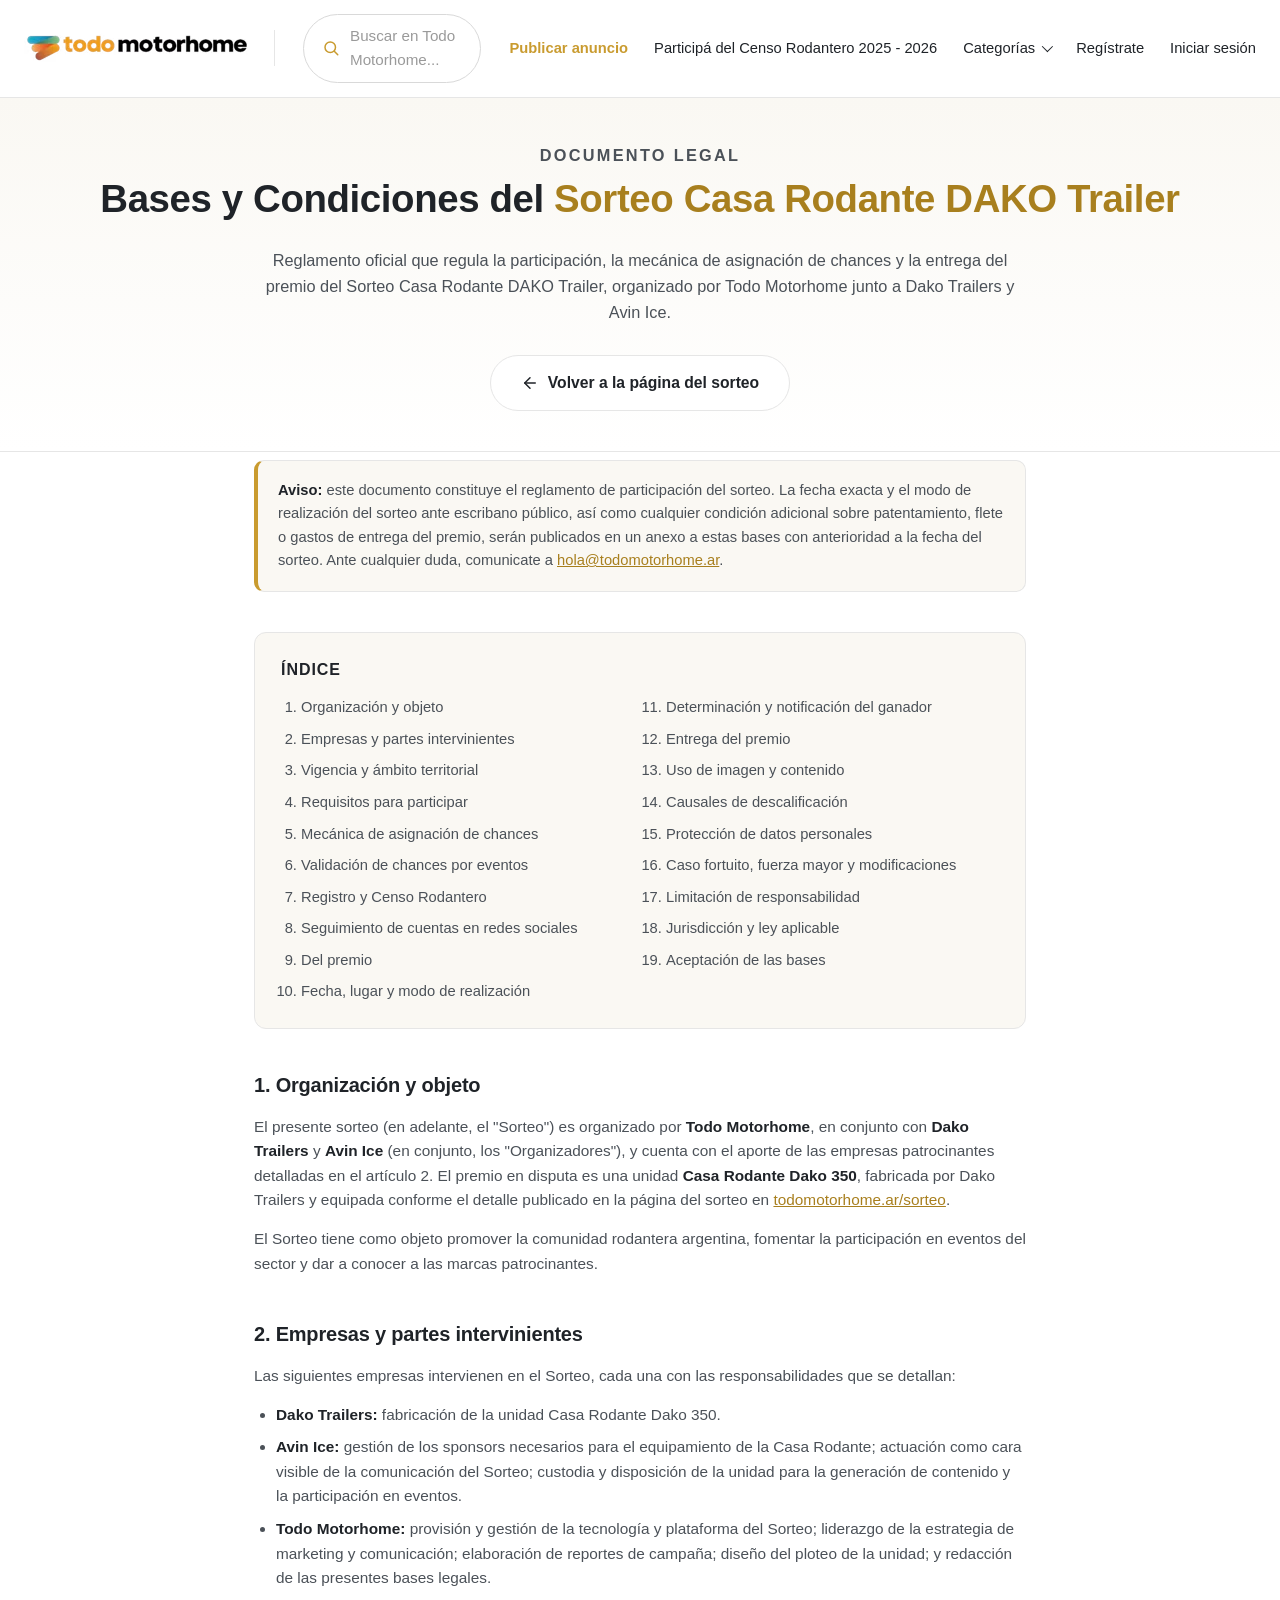
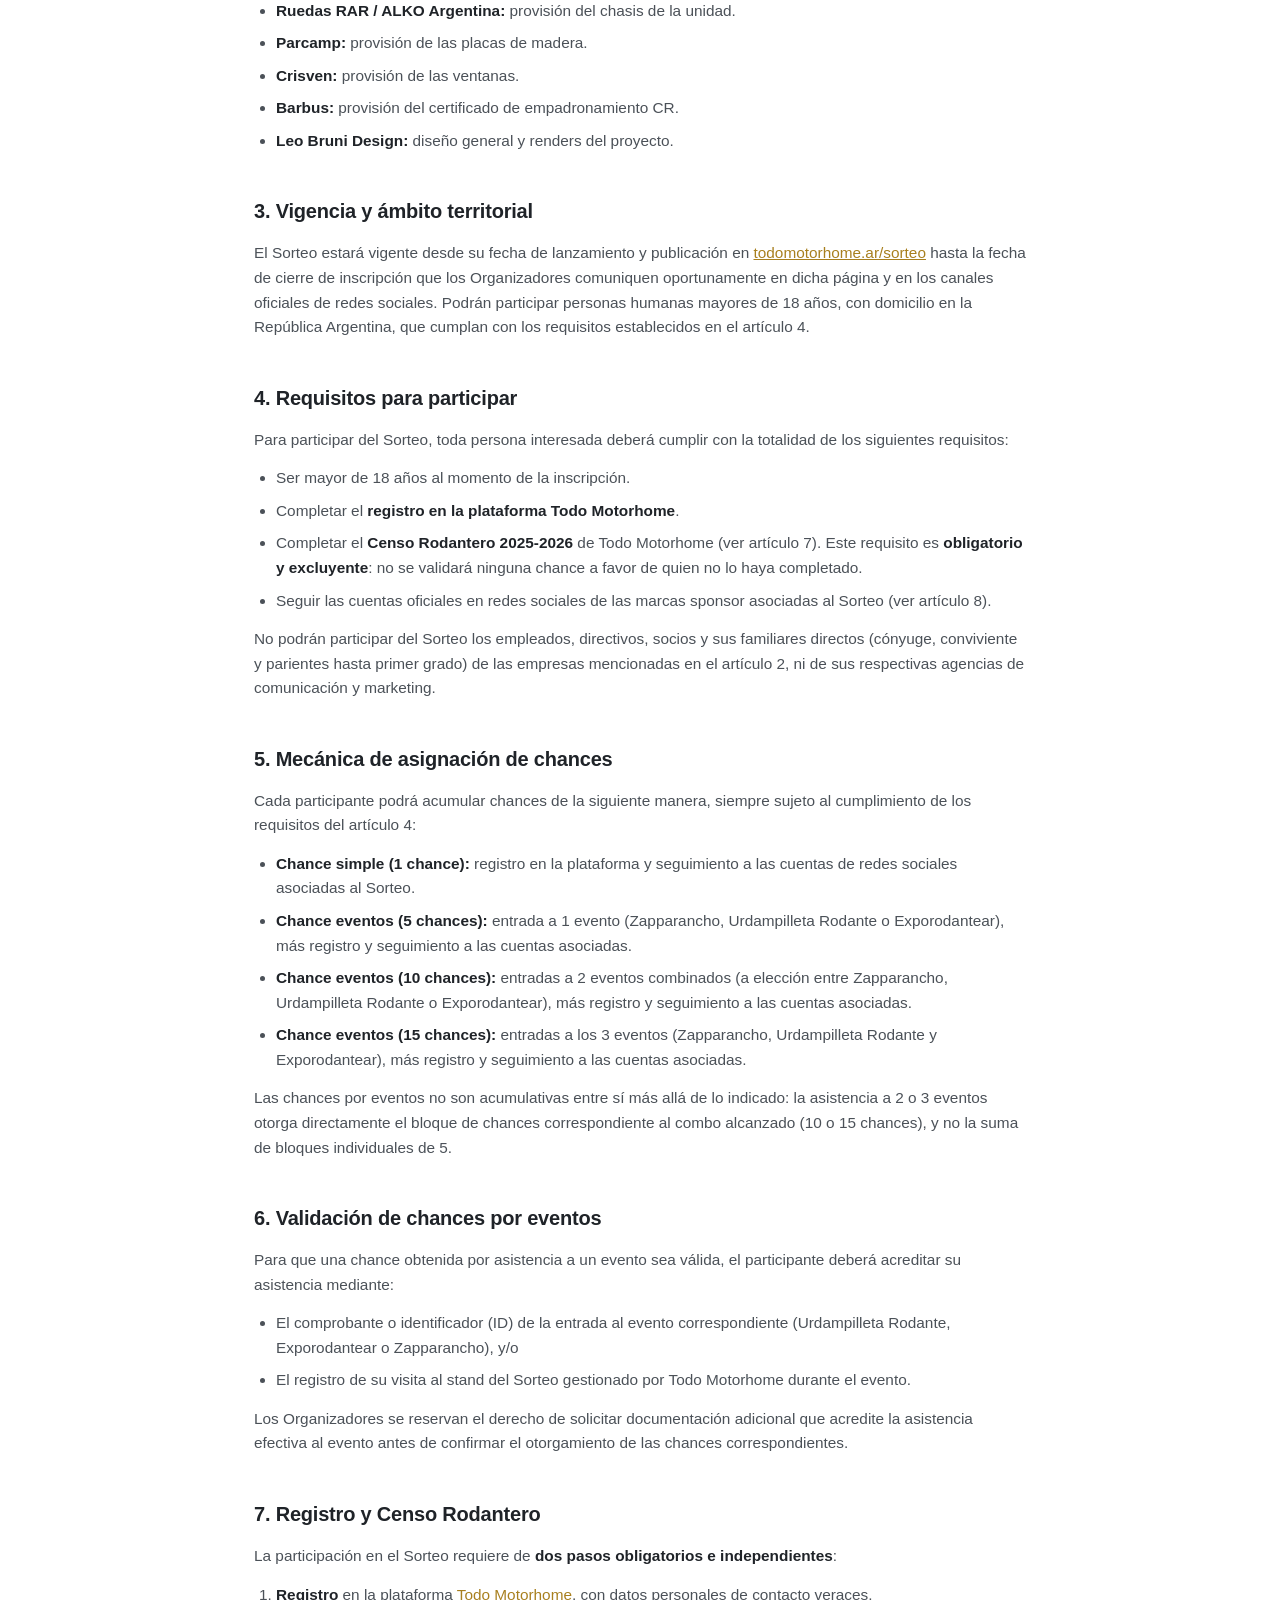
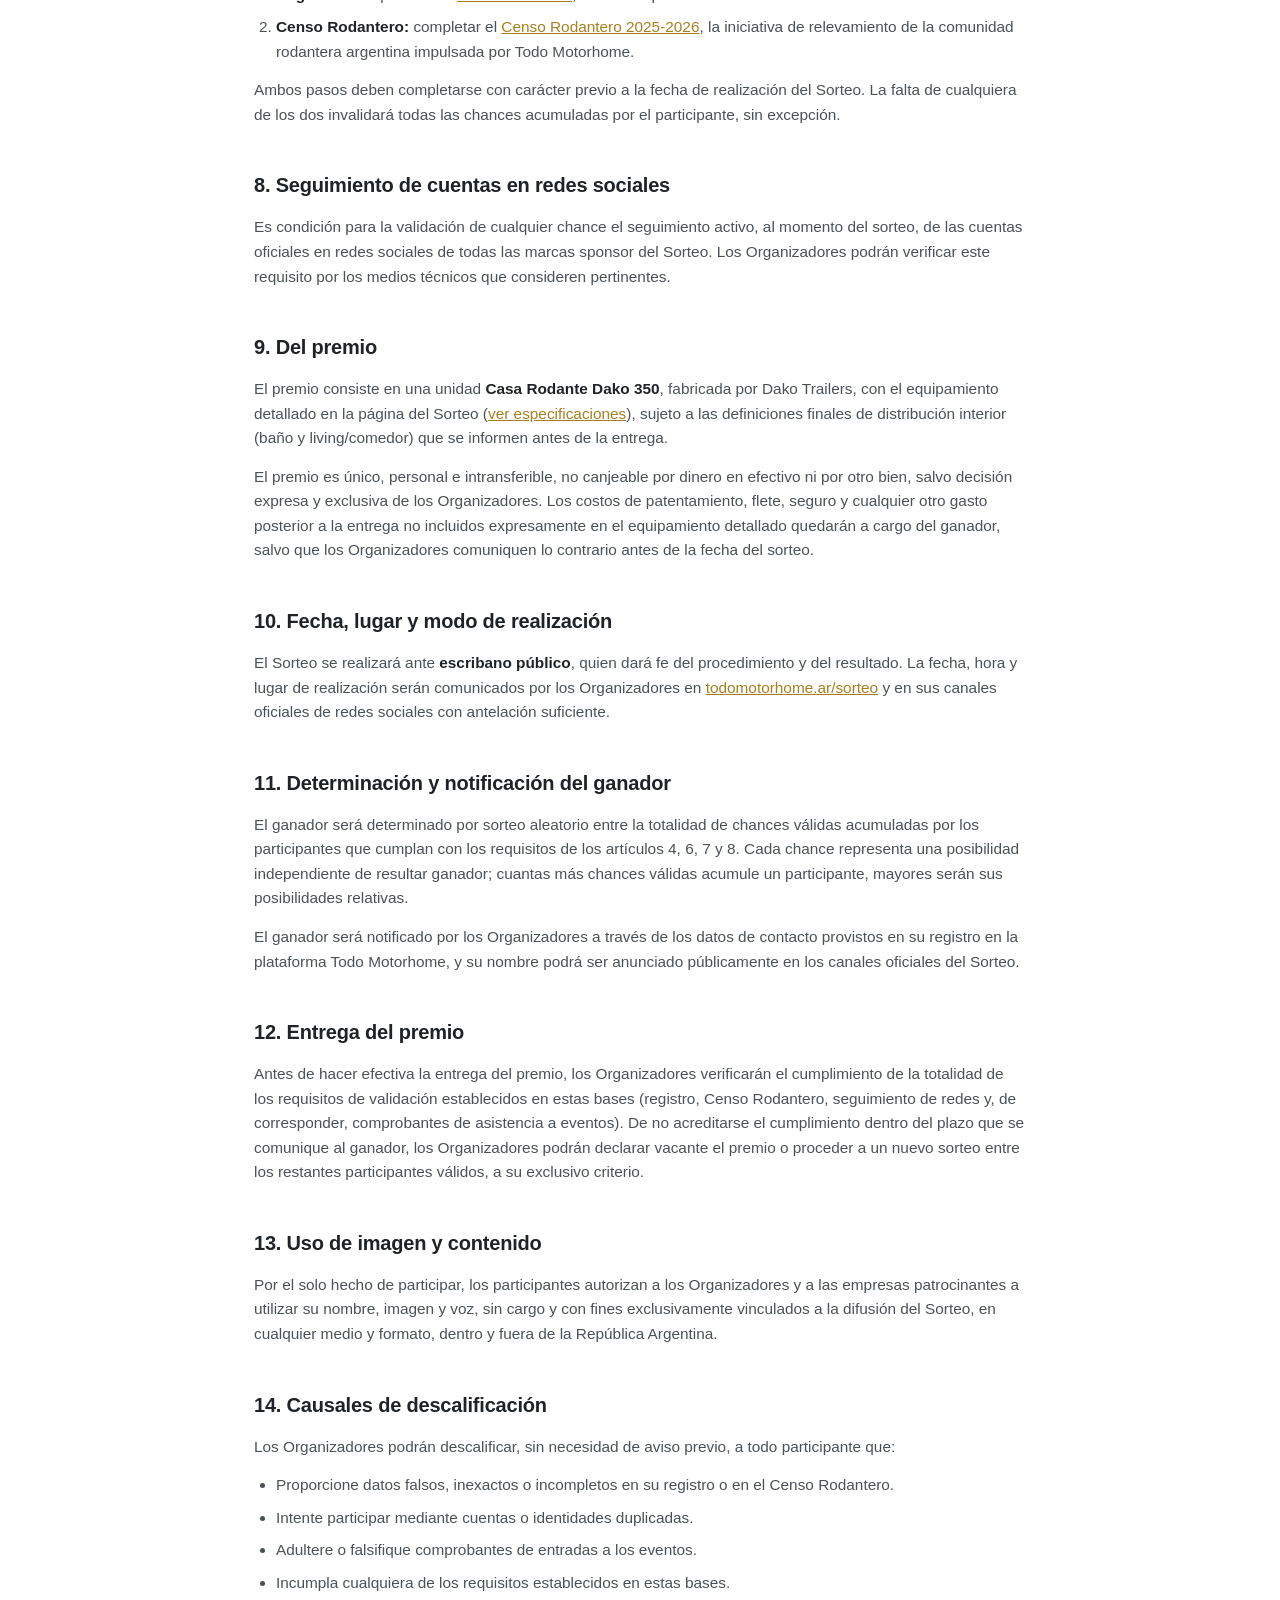
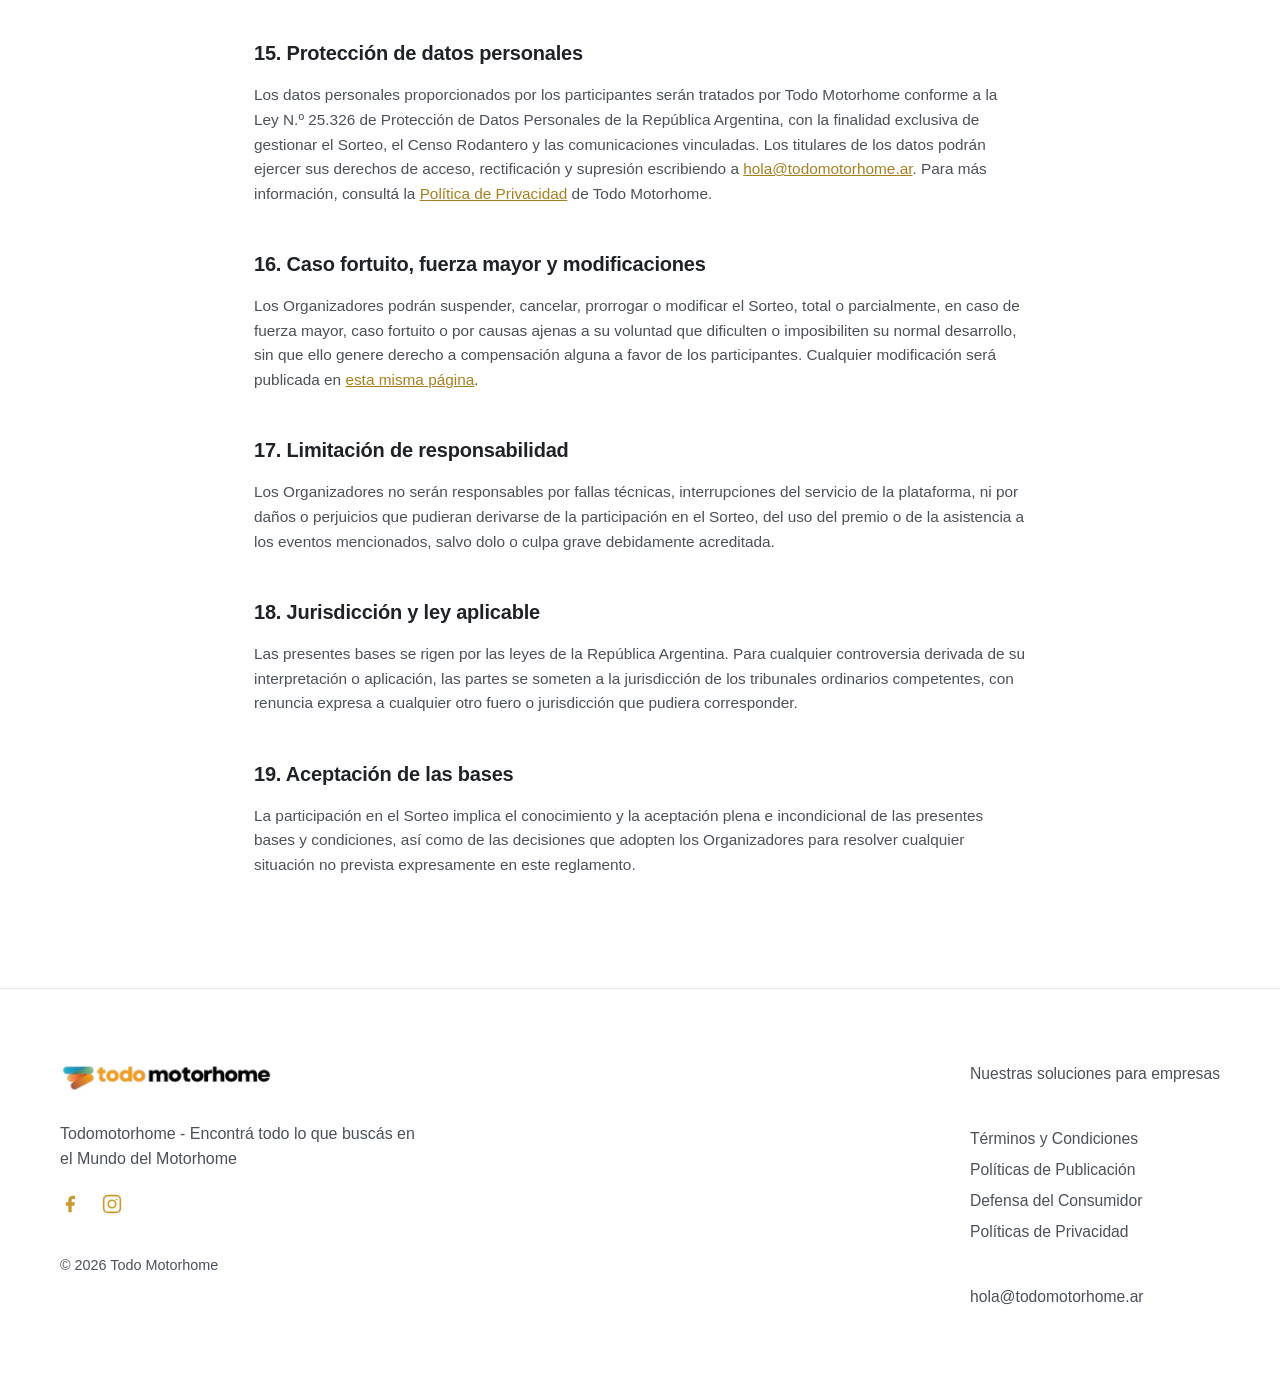
<file: sorteo/legal/index.html>
<!DOCTYPE html>
<html lang="es-AR">
<head>
<meta charset="UTF-8">
<meta name="viewport" content="width=device-width, initial-scale=1.0">
<title>Bases y Condiciones del Sorteo Casa Rodante DAKO Trailer | Todo Motorhome</title>
<meta name="description" content="Bases y condiciones legales del Sorteo Casa Rodante DAKO Trailer: requisitos de participación, mecánica de asignación de chances, eventos válidos, protección de datos y condiciones de entrega del premio.">

<link rel="canonical" href="https://www.todomotorhome.ar/sorteo/legal">

<meta property="og:type" content="website">
<meta property="og:site_name" content="Todo Motorhome">
<meta property="og:locale" content="es_AR">
<meta property="og:url" content="https://www.todomotorhome.ar/sorteo/legal">
<meta property="og:title" content="Bases y Condiciones del Sorteo Casa Rodante DAKO Trailer">
<meta property="og:description" content="Bases y condiciones legales del Sorteo Casa Rodante DAKO Trailer: requisitos de participación, mecánica de chances, eventos válidos y protección de datos.">
<meta property="og:image" content="https://www.todomotorhome.ar/sorteo/og.png">
<meta property="og:image:width" content="1200">
<meta property="og:image:height" content="630">
<meta property="og:image:alt" content="Bases y Condiciones — Sorteo Casa Rodante DAKO Trailer, Todo Motorhome">

<meta name="robots" content="noindex, follow">

<meta name="twitter:card" content="summary_large_image">
<meta name="twitter:title" content="Bases y Condiciones del Sorteo Casa Rodante DAKO Trailer">
<meta name="twitter:description" content="Requisitos de participación, mecánica de chances, eventos válidos y protección de datos del sorteo.">
<meta name="twitter:image" content="https://www.todomotorhome.ar/sorteo/og.png">

<!-- Google tag (gtag.js) -->
<script async src="https://www.googletagmanager.com/gtag/js?id=G-TZ2R4H22YN"></script>
<script>
  window.dataLayer = window.dataLayer || [];
  function gtag(){dataLayer.push(arguments);}
  gtag('js', new Date());
  gtag('config', 'G-TZ2R4H22YN');
</script>

<link rel="icon" type="image/jpeg" href="[data-uri]">
<link rel="apple-touch-icon" href="[data-uri]">

<style>
  :root{
    --gold:#c99b2f;
    --gold-dark:#a87f1e;
    --ink:#1f2328;
    --ink-soft:#4b5158;
    --line:#e6e6e6;
    --bg:#ffffff;
    --bg-soft:#faf8f3;
    --alert:#b3261e;
    --alert-bg:#fdf0ef;
    --ok:#1e6f42;
    --ok-bg:#eef7f1;
    --radius:12px;
    font-size:16px;
  }
  *{margin:0;padding:0;box-sizing:border-box;}
  body{
    font-family:-apple-system,BlinkMacSystemFont,"Segoe UI",Roboto,"Helvetica Neue",Arial,sans-serif;
    color:var(--ink);
    background:var(--bg);
    line-height:1.6;
    -webkit-font-smoothing:antialiased;
  }
  a{color:inherit;text-decoration:none;}

  /* ============ HEADER (estilo todomotorhome.ar) ============ */
  .tmh-header{
    background:#fff;
    border-bottom:1px solid var(--line);
    position:sticky;
    top:0;
    z-index:50;
  }
  .tmh-header__inner{
    max-width:1400px;
    margin:0 auto;
    padding:14px 24px;
    display:flex;
    align-items:center;
    gap:28px;
  }
  .tmh-logo{
    display:flex;
    align-items:center;
    flex-shrink:0;
    padding-right:24px;
    border-right:1px solid var(--line);
  }
  .tmh-logo img{height:36px;width:auto;display:block;}
  .tmh-search{
    flex:1;
    max-width:520px;
    display:flex;
    align-items:center;
    gap:10px;
    border:1px solid #d9d9d9;
    border-radius:999px;
    padding:9px 18px;
    color:#9a9a9a;
    background:#fff;
    font-size:.95rem;
    transition:border-color .15s;
  }
  .tmh-search:hover{border-color:var(--gold);}
  .tmh-search svg{width:18px;height:18px;flex-shrink:0;stroke:var(--gold);}
  .tmh-nav{
    margin-left:auto;
    display:flex;
    align-items:center;
    gap:26px;
    font-size:.92rem;
    white-space:nowrap;
  }
  .tmh-nav a{color:var(--ink);}
  .tmh-nav a:hover{color:var(--gold-dark);}
  .tmh-nav a.tmh-nav--gold{color:var(--gold);font-weight:600;}
  .tmh-nav a.tmh-nav--gold:hover{color:var(--gold-dark);}
  .tmh-dropdown{position:relative;}
  .tmh-dropdown > button{
    font:inherit;
    color:var(--ink);
    background:none;
    border:none;
    cursor:pointer;
    padding:0;
    display:inline-flex;
    align-items:center;
  }
  .tmh-dropdown > button:hover{color:var(--gold-dark);}
  .tmh-dropdown > button::after{
    content:"";
    display:inline-block;
    margin-left:7px;
    width:7px;height:7px;
    border-right:1.5px solid currentColor;
    border-bottom:1.5px solid currentColor;
    transform:rotate(45deg) translateY(-2px);
    transition:transform .15s;
  }
  .tmh-dropdown__menu{
    position:absolute;
    top:calc(100% + 14px);
    left:50%;
    transform:translateX(-50%);
    min-width:230px;
    background:#fff;
    border:1px solid var(--line);
    border-radius:12px;
    box-shadow:0 10px 30px rgba(0,0,0,.12);
    padding:10px 0;
    list-style:none;
    display:none;
    z-index:60;
  }
  .tmh-dropdown__menu::before{
    content:"";
    position:absolute;
    top:-16px;left:0;right:0;height:16px;
  }
  .tmh-dropdown:hover .tmh-dropdown__menu,
  .tmh-dropdown:focus-within .tmh-dropdown__menu{display:block;}
  .tmh-dropdown:hover > button::after,
  .tmh-dropdown:focus-within > button::after{transform:rotate(-135deg) translateY(-2px);}
  .tmh-dropdown__menu a{
    display:block;
    padding:9px 22px;
    color:var(--ink);
    font-size:.92rem;
    white-space:nowrap;
  }
  .tmh-dropdown__menu a:hover{background:var(--bg-soft);color:var(--gold-dark);}
  .tmh-dropdown__menu li:first-child a{font-weight:700;}
  @media (max-width:1100px){
    .tmh-nav{gap:16px;font-size:.85rem;}
    .tmh-nav .tmh-hide-md{display:none;}
  }
  @media (max-width:760px){
    .tmh-header__inner{flex-wrap:wrap;gap:12px;padding:12px 16px;}
    .tmh-logo{border-right:none;padding-right:0;}
    .tmh-logo img{height:30px;}
    .tmh-nav{margin-left:auto;}
    .tmh-search{order:3;flex-basis:100%;max-width:none;}
    .tmh-dropdown__menu{left:auto;right:-40px;transform:none;}
  }

  /* ============ HERO / LOGOTIPO FATCRA ============ */
  .hero{
    background:linear-gradient(180deg,var(--bg-soft) 0%,#fff 100%);
    border-bottom:1px solid var(--line);
    text-align:center;
    padding:56px 24px 48px;
  }
  .fatcra-logo{
    display:block;
    margin:0 auto 28px;
    width:min(340px,80vw);
    height:auto;
  }
  .hero h1{
    font-size:clamp(1.6rem,4vw,2.4rem);
    font-weight:800;
    letter-spacing:-.01em;
    margin-bottom:18px;
  }
  .hero h1 em{font-style:normal;color:var(--gold-dark);}
  .hero p{
    max-width:760px;
    margin:0 auto;
    color:var(--ink-soft);
    font-size:1.02rem;
  }
  .hero__intro{margin-bottom:20px !important;}
  .hero__intro strong{color:var(--ink);}
  .hero__social{
    display:flex;
    justify-content:center;
    flex-wrap:wrap;
    gap:12px;
    margin-bottom:34px;
  }
  .hero__social a{
    display:inline-flex;
    align-items:center;
    gap:8px;
    padding:8px 18px;
    border:1px solid var(--line);
    border-radius:999px;
    background:#fff;
    font-size:.9rem;
    font-weight:600;
    color:var(--ink);
    transition:border-color .15s,color .15s,box-shadow .15s;
  }
  .hero__social a:hover{
    border-color:var(--gold);
    color:var(--gold-dark);
    box-shadow:0 2px 10px rgba(0,0,0,.06);
  }
  .hero__social svg{width:17px;height:17px;color:var(--gold-dark);}

  /* ============ CONTACTO ============ */
  .contact-card{
    margin-top:44px;
    background:var(--bg-soft);
    border:1px solid var(--line);
    border-radius:var(--radius);
    padding:34px 28px;
    text-align:center;
  }
  .contact-card h3{
    font-size:1.3rem;
    font-weight:800;
    margin-bottom:8px;
  }
  .contact-card p{
    color:var(--ink-soft);
    margin-bottom:22px;
  }
  .contact-card__links{margin-bottom:0;}
  .contact-card__wa{
    background:#25d366 !important;
    border-color:#25d366 !important;
    color:#fff !important;
  }
  .contact-card__wa svg{color:#fff !important;}
  .contact-card__wa:hover{
    background:#1fb857 !important;
    border-color:#1fb857 !important;
    box-shadow:0 2px 12px rgba(37,211,102,.4) !important;
  }

  /* ============ FAQs ============ */
  .faqs{
    max-width:860px;
    margin:0 auto;
    padding:48px 24px 80px;
  }
  .faqs__kicker{
    text-align:center;
    font-size:.8rem;
    font-weight:700;
    letter-spacing:.14em;
    text-transform:uppercase;
    color:var(--gold-dark);
    margin-bottom:8px;
  }
  .faqs__title{
    text-align:center;
    font-size:1.5rem;
    font-weight:800;
    margin-bottom:34px;
  }
  details.faq{
    border:1px solid var(--line);
    border-radius:var(--radius);
    margin-bottom:14px;
    background:#fff;
    overflow:hidden;
    transition:box-shadow .2s;
  }
  details.faq[open]{box-shadow:0 4px 18px rgba(0,0,0,.06);}
  details.faq summary{
    list-style:none;
    cursor:pointer;
    display:flex;
    align-items:center;
    gap:14px;
    padding:18px 20px;
    font-weight:700;
    font-size:1.02rem;
  }
  details.faq summary::-webkit-details-marker{display:none;}
  .faq__num{
    flex-shrink:0;
    width:38px;height:38px;
    border-radius:50%;
    background:var(--bg-soft);
    border:1px solid var(--line);
    color:var(--gold-dark);
    font-size:.85rem;
    font-weight:800;
    display:flex;align-items:center;justify-content:center;
  }
  .faq__chevron{
    margin-left:auto;
    flex-shrink:0;
    width:10px;height:10px;
    border-right:2px solid var(--gold);
    border-bottom:2px solid var(--gold);
    transform:rotate(45deg);
    transition:transform .2s;
  }
  details.faq[open] .faq__chevron{transform:rotate(-135deg);}
  .faq__body{
    padding:0 20px 22px 72px;
    color:var(--ink-soft);
    font-size:.97rem;
  }
  .faq__body p{margin-bottom:12px;}
  .faq__body p:last-child{margin-bottom:0;}
  .faq__body strong{color:var(--ink);}
  .faq__body ul{margin:0 0 12px;padding-left:20px;}
  .faq__body li{margin-bottom:8px;}
  .callout{
    border-radius:10px;
    padding:12px 16px;
    margin-top:14px;
    font-size:.93rem;
  }
  .callout--alert{background:var(--alert-bg);border-left:4px solid var(--alert);}
  .callout--alert strong{color:var(--alert);}
  .callout--ok{background:var(--ok-bg);border-left:4px solid var(--ok);}
  .callout--ok strong{color:var(--ok);}
  @media (max-width:600px){
    .faq__body{padding-left:20px;}
  }

  /* ============ FOOTER ============ */
  .tmh-footer{
    border-top:1px solid var(--line);
    background:#fff;
    padding:72px 24px 80px;
  }
  .tmh-footer__inner{
    max-width:1160px;
    margin:0 auto;
    display:flex;
    justify-content:space-between;
    gap:48px;
    flex-wrap:wrap;
  }
  .tmh-footer__brand{max-width:360px;}
  .tmh-footer__brand img{height:34px;width:auto;display:block;margin-bottom:26px;}
  .tmh-footer__tagline{
    color:var(--ink-soft);
    font-size:1rem;
    margin-bottom:22px;
  }
  .tmh-footer__social{
    display:flex;
    gap:22px;
    margin-bottom:40px;
  }
  .tmh-footer__social a{color:var(--gold);display:inline-flex;}
  .tmh-footer__social a:hover{color:var(--gold-dark);}
  .tmh-footer__social svg{width:20px;height:20px;}
  .tmh-footer__copy{
    color:var(--ink-soft);
    font-size:.9rem;
  }
  .tmh-footer__links{
    display:flex;
    flex-direction:column;
    gap:6px;
    font-size:.98rem;
    color:var(--ink-soft);
  }
  .tmh-footer__links a{color:var(--ink-soft);}
  .tmh-footer__links a:hover{color:var(--gold-dark);}
  .tmh-footer__links .tmh-footer__gap{height:28px;}

  /* ============ SORTEO — EXTRA STYLES ============ */
  .hero__icon{width:104px;height:auto;margin:0 auto 22px;display:block;color:var(--gold-dark);}
  .hero__kicker{
    text-align:center;font-size:.8rem;font-weight:700;letter-spacing:.14em;
    text-transform:uppercase;color:var(--gold-dark);margin-bottom:14px;
  }
  .hero__partners{
    max-width:720px;margin:18px auto 0;color:var(--ink-soft);font-size:.92rem;
  }
  .hero__cta{
    display:flex;gap:16px;justify-content:center;flex-wrap:wrap;margin-top:30px;
  }
  .btn{
    display:inline-flex;align-items:center;gap:9px;padding:14px 30px;
    border-radius:999px;font-weight:700;font-size:.98rem;border:1px solid transparent;
    transition:background .15s,border-color .15s,box-shadow .15s,color .15s,transform .15s;
    cursor:pointer;
  }
  .btn:hover{transform:translateY(-1px);}
  .btn--primary{background:var(--gold);color:#fff;border-color:var(--gold);}
  .btn--primary:hover{background:var(--gold-dark);border-color:var(--gold-dark);box-shadow:0 6px 20px rgba(201,155,47,.35);}
  .btn--ghost{background:#fff;color:var(--ink);border-color:var(--line);}
  .btn--ghost:hover{border-color:var(--gold);color:var(--gold-dark);}
  .btn svg{width:18px;height:18px;}

  .section{max-width:1080px;margin:0 auto;padding:64px 24px;}
  .section--soft{background:var(--bg-soft);border-top:1px solid var(--line);border-bottom:1px solid var(--line);}
  .section--narrow{max-width:860px;}
  .section__kicker{
    text-align:center;font-size:.8rem;font-weight:700;letter-spacing:.14em;
    text-transform:uppercase;color:var(--gold-dark);margin-bottom:8px;
  }
  .section__title{text-align:center;font-size:1.6rem;font-weight:800;margin-bottom:16px;letter-spacing:-.01em;}
  .section__lead{max-width:720px;margin:0 auto 40px;text-align:center;color:var(--ink-soft);font-size:1rem;}

  .important-banner{
    max-width:1080px;margin:0 auto;padding:0 24px 8px;
  }
  .important-banner .callout{
    max-width:1032px;margin:32px auto 0;padding:20px 24px;font-size:.98rem;
    display:flex;gap:14px;align-items:flex-start;
  }
  .important-banner .callout svg{width:22px;height:22px;flex-shrink:0;margin-top:2px;color:var(--gold-dark);}
  .important-banner .callout a{color:var(--gold-dark);font-weight:700;text-decoration:underline;}

  .chances-grid{display:grid;grid-template-columns:repeat(auto-fit,minmax(230px,1fr));gap:20px;}
  .chance-card{
    border:1px solid var(--line);border-radius:var(--radius);padding:28px 24px;
    background:#fff;text-align:center;transition:box-shadow .2s,transform .2s,border-color .2s;
  }
  .chance-card:hover{box-shadow:0 10px 28px rgba(0,0,0,.08);transform:translateY(-3px);}
  .chance-card--top{border-color:var(--gold);box-shadow:0 6px 24px rgba(201,155,47,.16);}
  .chance-card__num{font-size:2.5rem;font-weight:800;color:var(--gold-dark);line-height:1;margin-bottom:6px;}
  .chance-card__label{
    font-size:.76rem;font-weight:700;text-transform:uppercase;letter-spacing:.08em;
    color:var(--ink-soft);margin-bottom:16px;
  }
  .chance-card__desc{font-size:.92rem;color:var(--ink-soft);}
  .chance-card__desc strong{color:var(--ink);}

  .events-grid{display:grid;grid-template-columns:repeat(auto-fit,minmax(270px,1fr));gap:24px;}
  .event-card{border:1px solid var(--line);border-radius:var(--radius);overflow:hidden;background:#fff;}
  .event-card__top{background:var(--bg-soft);padding:20px 22px;border-bottom:1px solid var(--line);}
  .event-card__name{font-weight:800;font-size:1.12rem;margin-bottom:6px;}
  .event-card__date{
    display:inline-flex;align-items:center;gap:6px;color:var(--gold-dark);font-weight:700;font-size:.85rem;
  }
  .event-card__date svg{width:15px;height:15px;}
  .event-card__body{padding:18px 22px;color:var(--ink-soft);font-size:.92rem;}
  .event-card__body strong{color:var(--ink);}
  .event-card__loc{display:flex;align-items:center;gap:6px;margin-top:8px;font-size:.88rem;}
  .event-card__loc svg{width:15px;height:15px;flex-shrink:0;color:var(--gold-dark);}

  .partners-list{display:grid;gap:14px;}
  .partner-item{
    display:flex;gap:16px;padding:20px 22px;border:1px solid var(--line);
    border-radius:var(--radius);background:#fff;align-items:flex-start;
  }
  .partner-item__badge{
    flex-shrink:0;width:46px;height:46px;border-radius:50%;background:var(--bg-soft);
    border:1px solid var(--line);display:flex;align-items:center;justify-content:center;
    font-weight:800;color:var(--gold-dark);font-size:.82rem;
  }
  .partner-item__name{font-weight:800;margin-bottom:4px;font-size:1rem;}
  .partner-item__desc{color:var(--ink-soft);font-size:.92rem;}

  .needs-list{display:grid;gap:14px;margin-top:8px;}
  .needs-list li{
    list-style:none;padding:16px 20px;border:1px solid var(--line);border-radius:var(--radius);
    background:#fff;color:var(--ink-soft);font-size:.94rem;
  }
  .needs-list li strong{color:var(--ink);}

  .legal-cta{
    background:var(--ink);color:#fff;border-radius:var(--radius);
    padding:40px 32px;text-align:center;max-width:1032px;margin:0 auto;
  }
  .legal-cta h3{font-size:1.3rem;font-weight:800;margin-bottom:10px;}
  .legal-cta p{color:#c7cbd1;max-width:600px;margin:0 auto 24px;}
  .legal-cta .btn--ghost{background:transparent;color:#fff;border-color:rgba(255,255,255,.3);}
  .legal-cta .btn--ghost:hover{border-color:var(--gold);color:var(--gold);}

  @media (max-width:600px){
    .section{padding:48px 20px;}
  }

  /* ============ LEGAL DOC PAGE ============ */
  .legal-hero{padding:44px 24px 40px;}
  .legal-doc{max-width:820px;margin:0 auto;padding:8px 24px 96px;}
  .legal-notice{
    background:var(--bg-soft);border:1px solid var(--line);border-left:4px solid var(--gold);
    border-radius:10px;padding:18px 20px;margin-bottom:40px;font-size:.92rem;color:var(--ink-soft);
  }
  .legal-notice strong{color:var(--ink);}
  .legal-doc h2{font-size:1.25rem;font-weight:800;margin:42px 0 14px;color:var(--ink);letter-spacing:-.01em;}
  .legal-doc h2:first-of-type{margin-top:0;}
  .legal-doc h3{font-size:1.02rem;font-weight:700;margin:20px 0 8px;color:var(--ink);}
  .legal-doc p{color:var(--ink-soft);margin-bottom:14px;font-size:.96rem;}
  .legal-doc ul, .legal-doc ol{padding-left:22px;margin-bottom:14px;color:var(--ink-soft);font-size:.96rem;}
  .legal-doc li{margin-bottom:8px;}
  .legal-doc li ul{margin-top:8px;margin-bottom:0;}
  .legal-doc strong{color:var(--ink);}
  .legal-doc a{color:var(--gold-dark);text-decoration:underline;}
  .legal-doc__toc{
    background:var(--bg-soft);border:1px solid var(--line);border-radius:var(--radius);
    padding:24px 26px;margin-bottom:40px;
  }
  .legal-doc__toc h2{margin:0 0 14px;font-size:1rem;text-transform:uppercase;letter-spacing:.06em;}
  .legal-doc__toc ol{columns:2;column-gap:32px;font-size:.92rem;padding-left:20px;margin:0;}
  .legal-doc__toc li{margin-bottom:8px;break-inside:avoid;}
  .legal-doc__toc a{color:var(--ink-soft);text-decoration:none;}
  .legal-doc__toc a:hover{color:var(--gold-dark);}
  @media (max-width:600px){
    .legal-doc__toc ol{columns:1;}
  }

  </style>
</head>
<body>

<!-- Header estilo todomotorhome.ar -->
<header class="tmh-header">
  <div class="tmh-header__inner">
    <a class="tmh-logo" href="https://www.todomotorhome.ar" aria-label="Todo Motorhome">
      <img src="[data-uri]" alt="Todo Motorhome">
    </a>
    <a class="tmh-search" href="https://www.todomotorhome.ar/s?category=all" aria-label="Buscar en Todo Motorhome">
      <svg viewBox="0 0 24 24" fill="none" stroke-width="2" stroke-linecap="round" aria-hidden="true">
        <circle cx="11" cy="11" r="7"/><path d="M21 21l-4.3-4.3"/>
      </svg>
      <span>Buscar en Todo Motorhome...</span>
    </a>
    <nav class="tmh-nav" aria-label="Navegación principal">
      <a class="tmh-nav--gold" href="https://www.todomotorhome.ar/signup">Publicar anuncio</a>
      <a class="tmh-hide-md" href="https://www.todomotorhome.ar/censorodantero">Participá del Censo Rodantero 2025 - 2026</a>
      <div class="tmh-dropdown">
        <button type="button" aria-haspopup="true">Categorías</button>
        <ul class="tmh-dropdown__menu">
          <li><a href="https://www.todomotorhome.ar/s?category=vehiculos&amp;pub_categoryLevel1=vehiculos">Vehículos</a></li>
          <li><a href="https://www.todomotorhome.ar/s?category=vehiculos&amp;pub_categoryLevel1=accesorios-y-productos">Accesorios y productos</a></li>
          <li><a href="https://www.todomotorhome.ar/s?category=vehiculos&amp;pub_categoryLevel1=servicios">Servicios</a></li>
          <li><a href="https://www.todomotorhome.ar/s?category=vehiculos&amp;pub_categoryLevel1=alquiler-y-turismo">Alquiler y Turismo</a></li>
        </ul>
      </div>
      <a href="https://www.todomotorhome.ar/signup">Regístrate</a>
      <a href="https://www.todomotorhome.ar/login">Iniciar sesión</a>
    </nav>
  </div>
</header>

<!-- Hero -->
<section class="hero legal-hero">
  <p class="hero__kicker">Documento legal</p>
  <h1>Bases y Condiciones del <em>Sorteo Casa Rodante DAKO Trailer</em></h1>
  <p class="hero__intro">Reglamento oficial que regula la participación, la mecánica de asignación de chances y la entrega del premio del Sorteo Casa Rodante DAKO Trailer, organizado por Todo Motorhome junto a Dako Trailers y Avin Ice.</p>
  <div class="hero__cta">
    <a class="btn btn--ghost" href="/sorteo/">
      <svg viewBox="0 0 24 24" fill="none" stroke="currentColor" stroke-width="2" stroke-linecap="round" stroke-linejoin="round" aria-hidden="true"><path d="M19 12H5"/><path d="M12 19l-7-7 7-7"/></svg>
      Volver a la página del sorteo
    </a>
  </div>
</section>

<main class="legal-doc">

  <div class="legal-notice">
    <strong>Aviso:</strong> este documento constituye el reglamento de participación del sorteo. La fecha exacta y el modo de realización del sorteo ante escribano público, así como cualquier condición adicional sobre patentamiento, flete o gastos de entrega del premio, serán publicados en un anexo a estas bases con anterioridad a la fecha del sorteo. Ante cualquier duda, comunicate a <a href="mailto:hola@todomotorhome.ar">hola@todomotorhome.ar</a>.
  </div>

  <div class="legal-doc__toc">
    <h2>Índice</h2>
    <ol>
      <li><a href="#organizacion">Organización y objeto</a></li>
      <li><a href="#partes">Empresas y partes intervinientes</a></li>
      <li><a href="#vigencia">Vigencia y ámbito territorial</a></li>
      <li><a href="#requisitos">Requisitos para participar</a></li>
      <li><a href="#mecanica">Mecánica de asignación de chances</a></li>
      <li><a href="#validacion">Validación de chances por eventos</a></li>
      <li><a href="#registro-censo">Registro y Censo Rodantero</a></li>
      <li><a href="#redes">Seguimiento de cuentas en redes sociales</a></li>
      <li><a href="#premio">Del premio</a></li>
      <li><a href="#realizacion">Fecha, lugar y modo de realización</a></li>
      <li><a href="#ganador">Determinación y notificación del ganador</a></li>
      <li><a href="#entrega">Entrega del premio</a></li>
      <li><a href="#imagen">Uso de imagen y contenido</a></li>
      <li><a href="#descalificacion">Causales de descalificación</a></li>
      <li><a href="#datos">Protección de datos personales</a></li>
      <li><a href="#fuerza-mayor">Caso fortuito, fuerza mayor y modificaciones</a></li>
      <li><a href="#responsabilidad">Limitación de responsabilidad</a></li>
      <li><a href="#jurisdiccion">Jurisdicción y ley aplicable</a></li>
      <li><a href="#aceptacion">Aceptación de las bases</a></li>
    </ol>
  </div>

  <h2 id="organizacion">1. Organización y objeto</h2>
  <p>El presente sorteo (en adelante, el "Sorteo") es organizado por <strong>Todo Motorhome</strong>, en conjunto con <strong>Dako Trailers</strong> y <strong>Avin Ice</strong> (en conjunto, los "Organizadores"), y cuenta con el aporte de las empresas patrocinantes detalladas en el artículo 2. El premio en disputa es una unidad <strong>Casa Rodante Dako 350</strong>, fabricada por Dako Trailers y equipada conforme el detalle publicado en la página del sorteo en <a href="/sorteo/">todomotorhome.ar/sorteo</a>.</p>
  <p>El Sorteo tiene como objeto promover la comunidad rodantera argentina, fomentar la participación en eventos del sector y dar a conocer a las marcas patrocinantes.</p>

  <h2 id="partes">2. Empresas y partes intervinientes</h2>
  <p>Las siguientes empresas intervienen en el Sorteo, cada una con las responsabilidades que se detallan:</p>
  <ul>
    <li><strong>Dako Trailers:</strong> fabricación de la unidad Casa Rodante Dako 350.</li>
    <li><strong>Avin Ice:</strong> gestión de los sponsors necesarios para el equipamiento de la Casa Rodante; actuación como cara visible de la comunicación del Sorteo; custodia y disposición de la unidad para la generación de contenido y la participación en eventos.</li>
    <li><strong>Todo Motorhome:</strong> provisión y gestión de la tecnología y plataforma del Sorteo; liderazgo de la estrategia de marketing y comunicación; elaboración de reportes de campaña; diseño del ploteo de la unidad; y redacción de las presentes bases legales.</li>
    <li><strong>Ruedas RAR / ALKO Argentina:</strong> provisión del chasis de la unidad.</li>
    <li><strong>Parcamp:</strong> provisión de las placas de madera.</li>
    <li><strong>Crisven:</strong> provisión de las ventanas.</li>
    <li><strong>Barbus:</strong> provisión del certificado de empadronamiento CR.</li>
    <li><strong>Leo Bruni Design:</strong> diseño general y renders del proyecto.</li>
  </ul>

  <h2 id="vigencia">3. Vigencia y ámbito territorial</h2>
  <p>El Sorteo estará vigente desde su fecha de lanzamiento y publicación en <a href="/sorteo/">todomotorhome.ar/sorteo</a> hasta la fecha de cierre de inscripción que los Organizadores comuniquen oportunamente en dicha página y en los canales oficiales de redes sociales. Podrán participar personas humanas mayores de 18 años, con domicilio en la República Argentina, que cumplan con los requisitos establecidos en el artículo 4.</p>

  <h2 id="requisitos">4. Requisitos para participar</h2>
  <p>Para participar del Sorteo, toda persona interesada deberá cumplir con la totalidad de los siguientes requisitos:</p>
  <ul>
    <li>Ser mayor de 18 años al momento de la inscripción.</li>
    <li>Completar el <strong>registro en la plataforma Todo Motorhome</strong>.</li>
    <li>Completar el <strong>Censo Rodantero 2025‑2026</strong> de Todo Motorhome (ver artículo 7). Este requisito es <strong>obligatorio y excluyente</strong>: no se validará ninguna chance a favor de quien no lo haya completado.</li>
    <li>Seguir las cuentas oficiales en redes sociales de las marcas sponsor asociadas al Sorteo (ver artículo 8).</li>
  </ul>
  <p>No podrán participar del Sorteo los empleados, directivos, socios y sus familiares directos (cónyuge, conviviente y parientes hasta primer grado) de las empresas mencionadas en el artículo 2, ni de sus respectivas agencias de comunicación y marketing.</p>

  <h2 id="mecanica">5. Mecánica de asignación de chances</h2>
  <p>Cada participante podrá acumular chances de la siguiente manera, siempre sujeto al cumplimiento de los requisitos del artículo 4:</p>
  <ul>
    <li><strong>Chance simple (1 chance):</strong> registro en la plataforma y seguimiento a las cuentas de redes sociales asociadas al Sorteo.</li>
    <li><strong>Chance eventos (5 chances):</strong> entrada a 1 evento (Zapparancho, Urdampilleta Rodante o Exporodantear), más registro y seguimiento a las cuentas asociadas.</li>
    <li><strong>Chance eventos (10 chances):</strong> entradas a 2 eventos combinados (a elección entre Zapparancho, Urdampilleta Rodante o Exporodantear), más registro y seguimiento a las cuentas asociadas.</li>
    <li><strong>Chance eventos (15 chances):</strong> entradas a los 3 eventos (Zapparancho, Urdampilleta Rodante y Exporodantear), más registro y seguimiento a las cuentas asociadas.</li>
  </ul>
  <p>Las chances por eventos no son acumulativas entre sí más allá de lo indicado: la asistencia a 2 o 3 eventos otorga directamente el bloque de chances correspondiente al combo alcanzado (10 o 15 chances), y no la suma de bloques individuales de 5.</p>

  <h2 id="validacion">6. Validación de chances por eventos</h2>
  <p>Para que una chance obtenida por asistencia a un evento sea válida, el participante deberá acreditar su asistencia mediante:</p>
  <ul>
    <li>El comprobante o identificador (ID) de la entrada al evento correspondiente (Urdampilleta Rodante, Exporodantear o Zapparancho), y/o</li>
    <li>El registro de su visita al stand del Sorteo gestionado por Todo Motorhome durante el evento.</li>
  </ul>
  <p>Los Organizadores se reservan el derecho de solicitar documentación adicional que acredite la asistencia efectiva al evento antes de confirmar el otorgamiento de las chances correspondientes.</p>

  <h2 id="registro-censo">7. Registro y Censo Rodantero</h2>
  <p>La participación en el Sorteo requiere de <strong>dos pasos obligatorios e independientes</strong>:</p>
  <ol>
    <li><strong>Registro</strong> en la plataforma <a href="https://www.todomotorhome.ar/signup">Todo Motorhome</a>, con datos personales de contacto veraces.</li>
    <li><strong>Censo Rodantero:</strong> completar el <a href="https://www.todomotorhome.ar/censorodantero">Censo Rodantero 2025‑2026</a>, la iniciativa de relevamiento de la comunidad rodantera argentina impulsada por Todo Motorhome.</li>
  </ol>
  <p>Ambos pasos deben completarse con carácter previo a la fecha de realización del Sorteo. La falta de cualquiera de los dos invalidará todas las chances acumuladas por el participante, sin excepción.</p>

  <h2 id="redes">8. Seguimiento de cuentas en redes sociales</h2>
  <p>Es condición para la validación de cualquier chance el seguimiento activo, al momento del sorteo, de las cuentas oficiales en redes sociales de todas las marcas sponsor del Sorteo. Los Organizadores podrán verificar este requisito por los medios técnicos que consideren pertinentes.</p>

  <h2 id="premio">9. Del premio</h2>
  <p>El premio consiste en una unidad <strong>Casa Rodante Dako 350</strong>, fabricada por Dako Trailers, con el equipamiento detallado en la página del Sorteo (<a href="/sorteo/#casa-rodante">ver especificaciones</a>), sujeto a las definiciones finales de distribución interior (baño y living/comedor) que se informen antes de la entrega.</p>
  <p>El premio es único, personal e intransferible, no canjeable por dinero en efectivo ni por otro bien, salvo decisión expresa y exclusiva de los Organizadores. Los costos de patentamiento, flete, seguro y cualquier otro gasto posterior a la entrega no incluidos expresamente en el equipamiento detallado quedarán a cargo del ganador, salvo que los Organizadores comuniquen lo contrario antes de la fecha del sorteo.</p>

  <h2 id="realizacion">10. Fecha, lugar y modo de realización</h2>
  <p>El Sorteo se realizará ante <strong>escribano público</strong>, quien dará fe del procedimiento y del resultado. La fecha, hora y lugar de realización serán comunicados por los Organizadores en <a href="/sorteo/">todomotorhome.ar/sorteo</a> y en sus canales oficiales de redes sociales con antelación suficiente.</p>

  <h2 id="ganador">11. Determinación y notificación del ganador</h2>
  <p>El ganador será determinado por sorteo aleatorio entre la totalidad de chances válidas acumuladas por los participantes que cumplan con los requisitos de los artículos 4, 6, 7 y 8. Cada chance representa una posibilidad independiente de resultar ganador; cuantas más chances válidas acumule un participante, mayores serán sus posibilidades relativas.</p>
  <p>El ganador será notificado por los Organizadores a través de los datos de contacto provistos en su registro en la plataforma Todo Motorhome, y su nombre podrá ser anunciado públicamente en los canales oficiales del Sorteo.</p>

  <h2 id="entrega">12. Entrega del premio</h2>
  <p>Antes de hacer efectiva la entrega del premio, los Organizadores verificarán el cumplimiento de la totalidad de los requisitos de validación establecidos en estas bases (registro, Censo Rodantero, seguimiento de redes y, de corresponder, comprobantes de asistencia a eventos). De no acreditarse el cumplimiento dentro del plazo que se comunique al ganador, los Organizadores podrán declarar vacante el premio o proceder a un nuevo sorteo entre los restantes participantes válidos, a su exclusivo criterio.</p>

  <h2 id="imagen">13. Uso de imagen y contenido</h2>
  <p>Por el solo hecho de participar, los participantes autorizan a los Organizadores y a las empresas patrocinantes a utilizar su nombre, imagen y voz, sin cargo y con fines exclusivamente vinculados a la difusión del Sorteo, en cualquier medio y formato, dentro y fuera de la República Argentina.</p>

  <h2 id="descalificacion">14. Causales de descalificación</h2>
  <p>Los Organizadores podrán descalificar, sin necesidad de aviso previo, a todo participante que:</p>
  <ul>
    <li>Proporcione datos falsos, inexactos o incompletos en su registro o en el Censo Rodantero.</li>
    <li>Intente participar mediante cuentas o identidades duplicadas.</li>
    <li>Adultere o falsifique comprobantes de entradas a los eventos.</li>
    <li>Incumpla cualquiera de los requisitos establecidos en estas bases.</li>
  </ul>

  <h2 id="datos">15. Protección de datos personales</h2>
  <p>Los datos personales proporcionados por los participantes serán tratados por Todo Motorhome conforme a la Ley N.º 25.326 de Protección de Datos Personales de la República Argentina, con la finalidad exclusiva de gestionar el Sorteo, el Censo Rodantero y las comunicaciones vinculadas. Los titulares de los datos podrán ejercer sus derechos de acceso, rectificación y supresión escribiendo a <a href="mailto:hola@todomotorhome.ar">hola@todomotorhome.ar</a>. Para más información, consultá la <a href="https://www.todomotorhome.ar/p/politicas-de-privacidad">Política de Privacidad</a> de Todo Motorhome.</p>

  <h2 id="fuerza-mayor">16. Caso fortuito, fuerza mayor y modificaciones</h2>
  <p>Los Organizadores podrán suspender, cancelar, prorrogar o modificar el Sorteo, total o parcialmente, en caso de fuerza mayor, caso fortuito o por causas ajenas a su voluntad que dificulten o imposibiliten su normal desarrollo, sin que ello genere derecho a compensación alguna a favor de los participantes. Cualquier modificación será publicada en <a href="/sorteo/legal/">esta misma página</a>.</p>

  <h2 id="responsabilidad">17. Limitación de responsabilidad</h2>
  <p>Los Organizadores no serán responsables por fallas técnicas, interrupciones del servicio de la plataforma, ni por daños o perjuicios que pudieran derivarse de la participación en el Sorteo, del uso del premio o de la asistencia a los eventos mencionados, salvo dolo o culpa grave debidamente acreditada.</p>

  <h2 id="jurisdiccion">18. Jurisdicción y ley aplicable</h2>
  <p>Las presentes bases se rigen por las leyes de la República Argentina. Para cualquier controversia derivada de su interpretación o aplicación, las partes se someten a la jurisdicción de los tribunales ordinarios competentes, con renuncia expresa a cualquier otro fuero o jurisdicción que pudiera corresponder.</p>

  <h2 id="aceptacion">19. Aceptación de las bases</h2>
  <p>La participación en el Sorteo implica el conocimiento y la aceptación plena e incondicional de las presentes bases y condiciones, así como de las decisiones que adopten los Organizadores para resolver cualquier situación no prevista expresamente en este reglamento.</p>

</main>


<footer class="tmh-footer">
  <div class="tmh-footer__inner">
    <div class="tmh-footer__brand">
      <a href="https://www.todomotorhome.ar" aria-label="Todo Motorhome">
        <img src="[data-uri]" alt="Todo Motorhome">
      </a>
      <p class="tmh-footer__tagline">Todomotorhome - Encontrá todo lo que buscás en el Mundo del Motorhome</p>
      <div class="tmh-footer__social">
        <a href="https://www.facebook.com/todomotorhome.ar" target="_blank" rel="noopener" aria-label="Facebook">
          <svg viewBox="0 0 24 24" fill="currentColor" aria-hidden="true"><path d="M18 2h-3a5 5 0 0 0-5 5v3H7v4h3v8h4v-8h3l1-4h-4V7a1 1 0 0 1 1-1h3z"/></svg>
        </a>
        <a href="https://www.instagram.com/todomotorhome.ar" target="_blank" rel="noopener" aria-label="Instagram">
          <svg viewBox="0 0 24 24" fill="none" stroke="currentColor" stroke-width="2" stroke-linecap="round" stroke-linejoin="round" aria-hidden="true"><rect x="2" y="2" width="20" height="20" rx="5"/><circle cx="12" cy="12" r="4.5"/><circle cx="17.5" cy="6.5" r="1" fill="currentColor" stroke="none"/></svg>
        </a>
      </div>
      <p class="tmh-footer__copy">© 2026 Todo Motorhome</p>
    </div>
    <div class="tmh-footer__links">
      <a href="https://empresas.todomotorhome.ar/">Nuestras soluciones para empresas</a>
      <div class="tmh-footer__gap"></div>
      <a href="https://www.todomotorhome.ar/terms-of-service">Términos y Condiciones</a>
      <a href="https://www.todomotorhome.ar/privacy-policy">Políticas de Publicación</a>
      <a href="https://www.todomotorhome.ar/p/defensa-del-consumidor">Defensa del Consumidor</a>
      <a href="https://www.todomotorhome.ar/p/politicas-de-privacidad">Políticas de Privacidad</a>
      <div class="tmh-footer__gap"></div>
      <a href="mailto:hola@todomotorhome.ar">hola@todomotorhome.ar</a>
    </div>
  </div>
</footer>

</body>
</html>
</file>
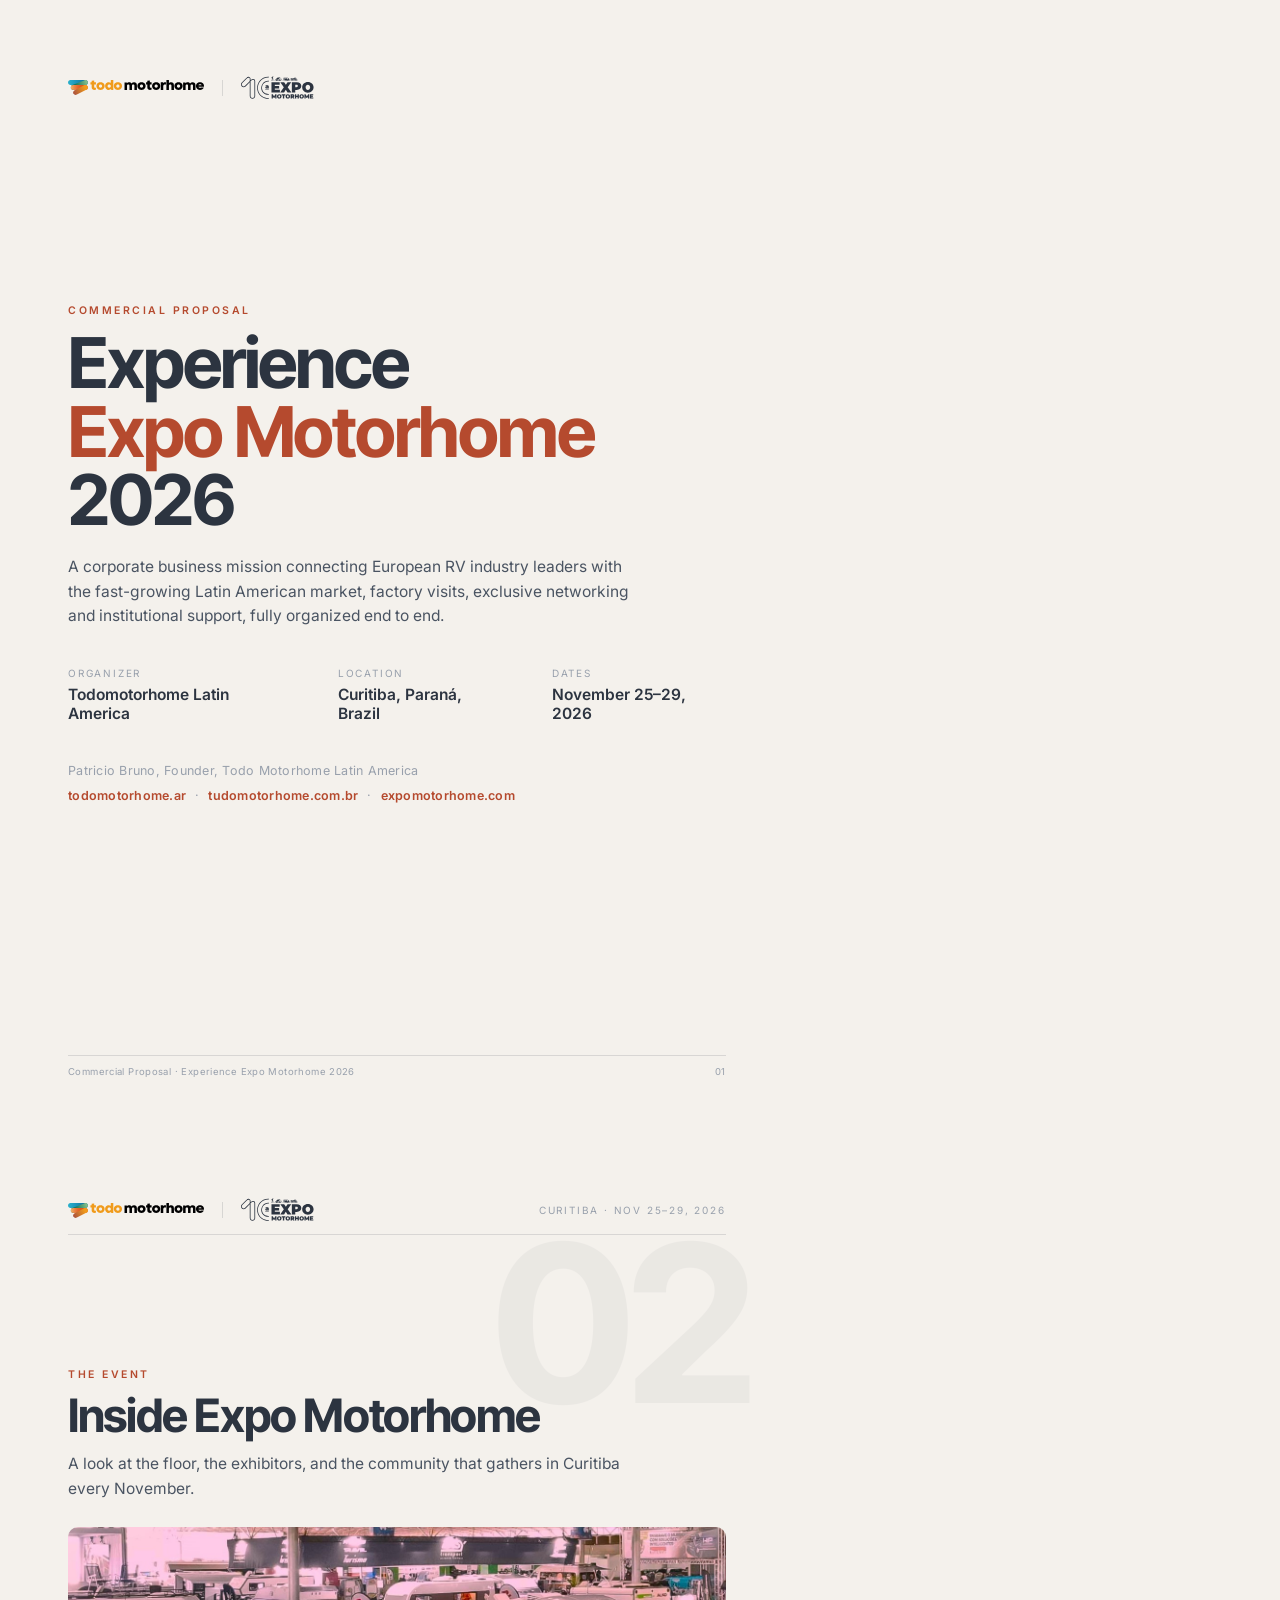
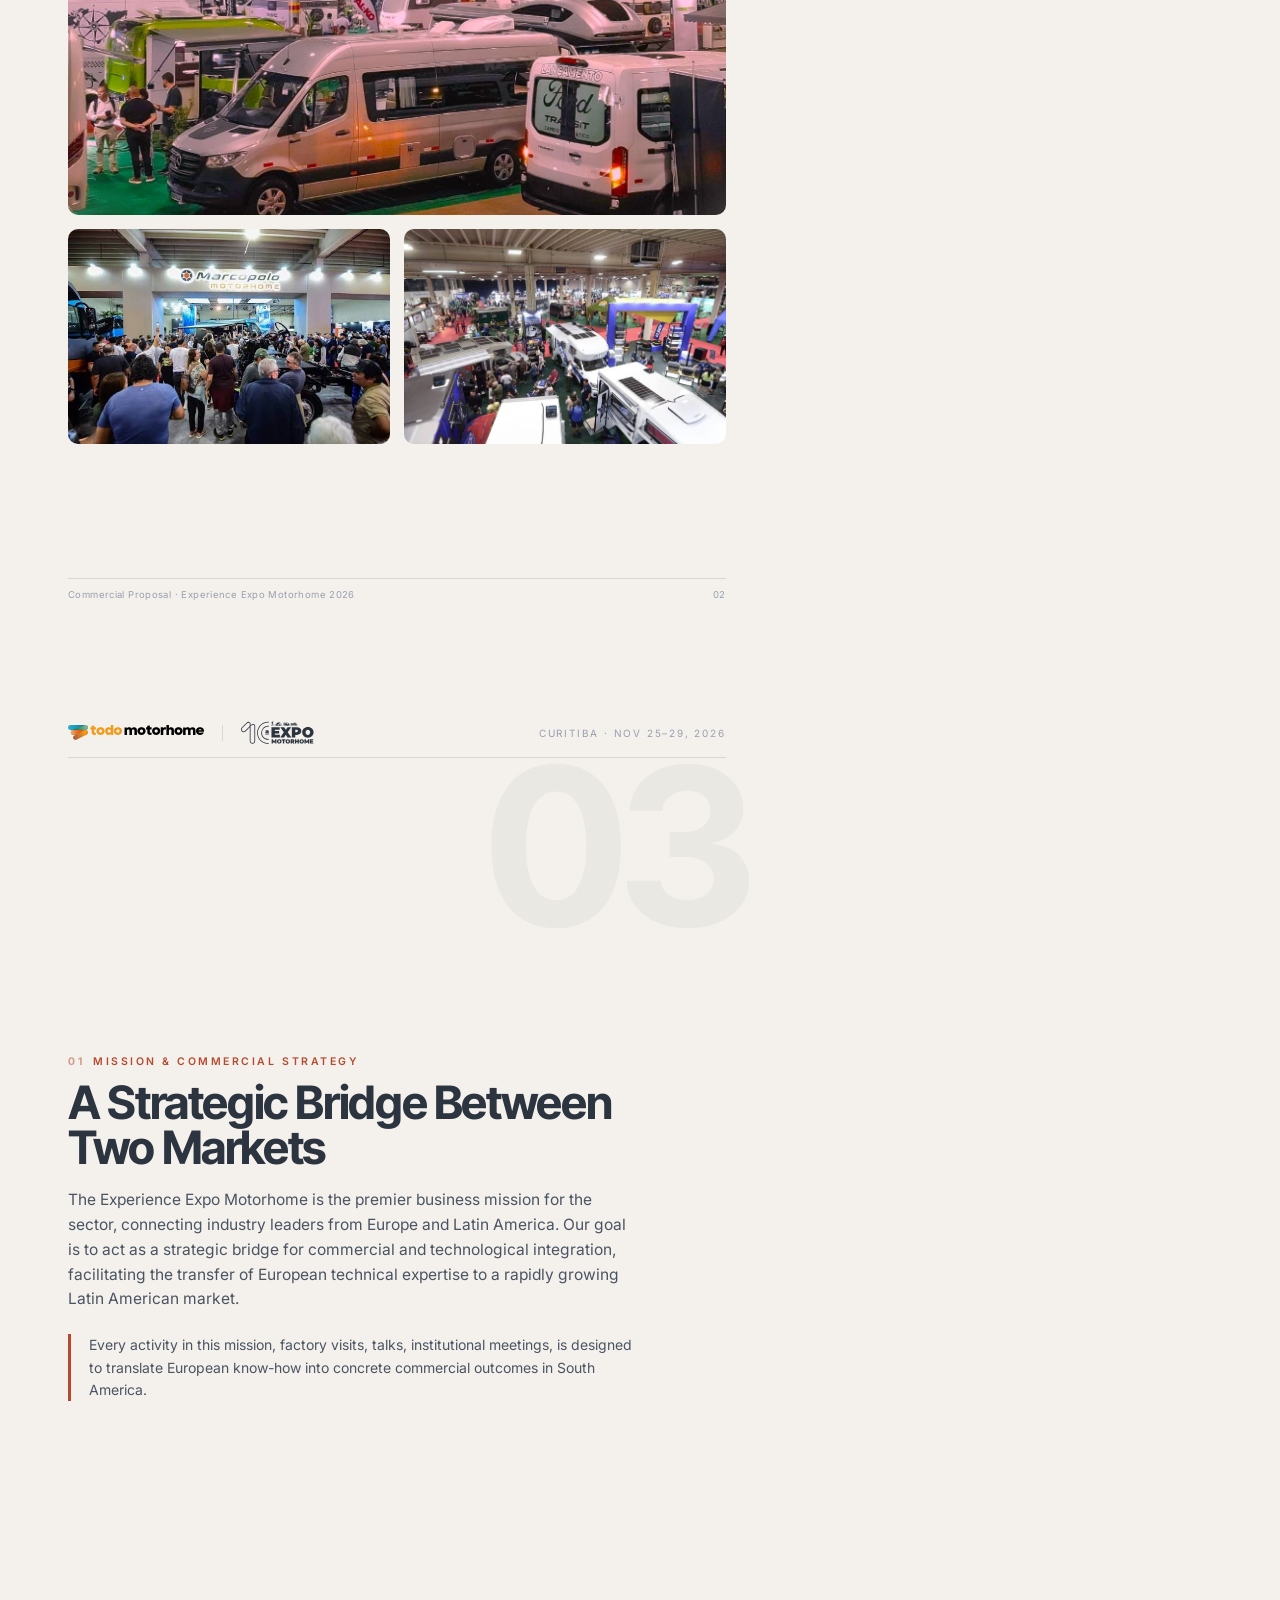
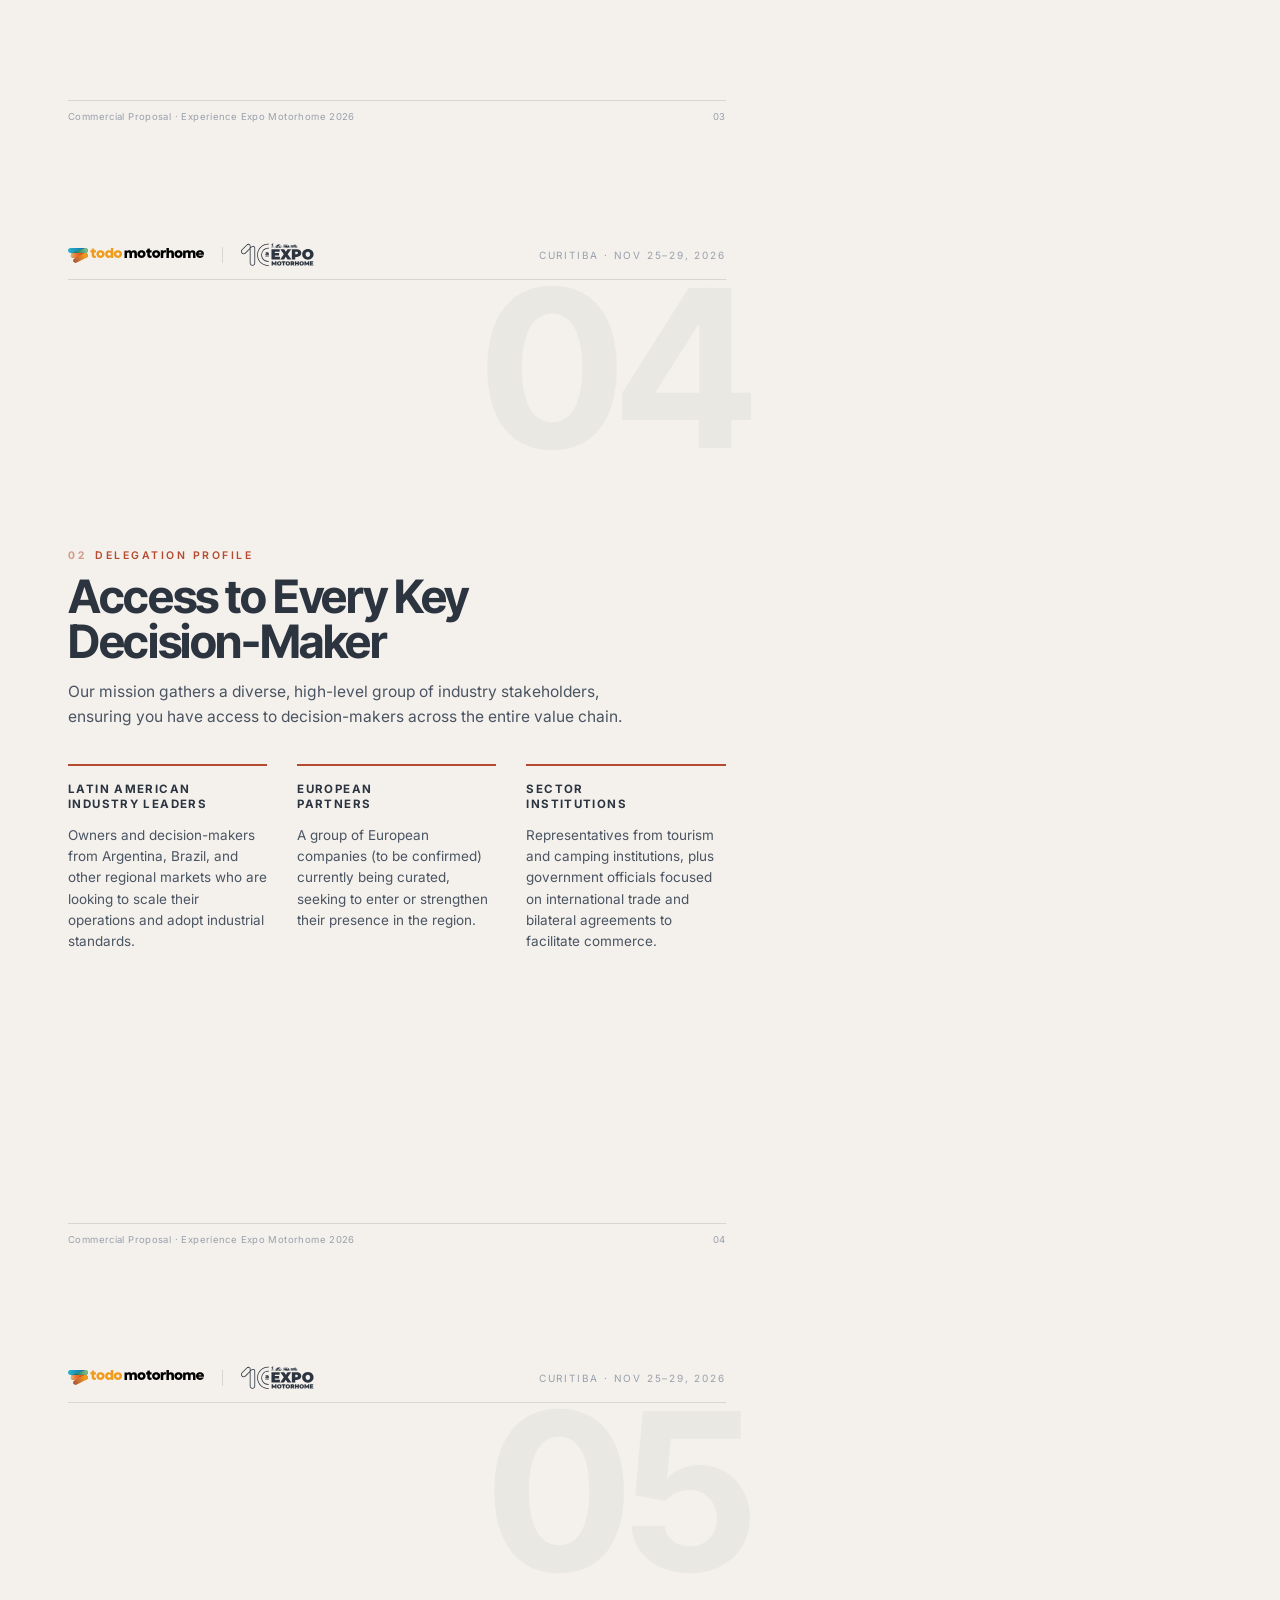
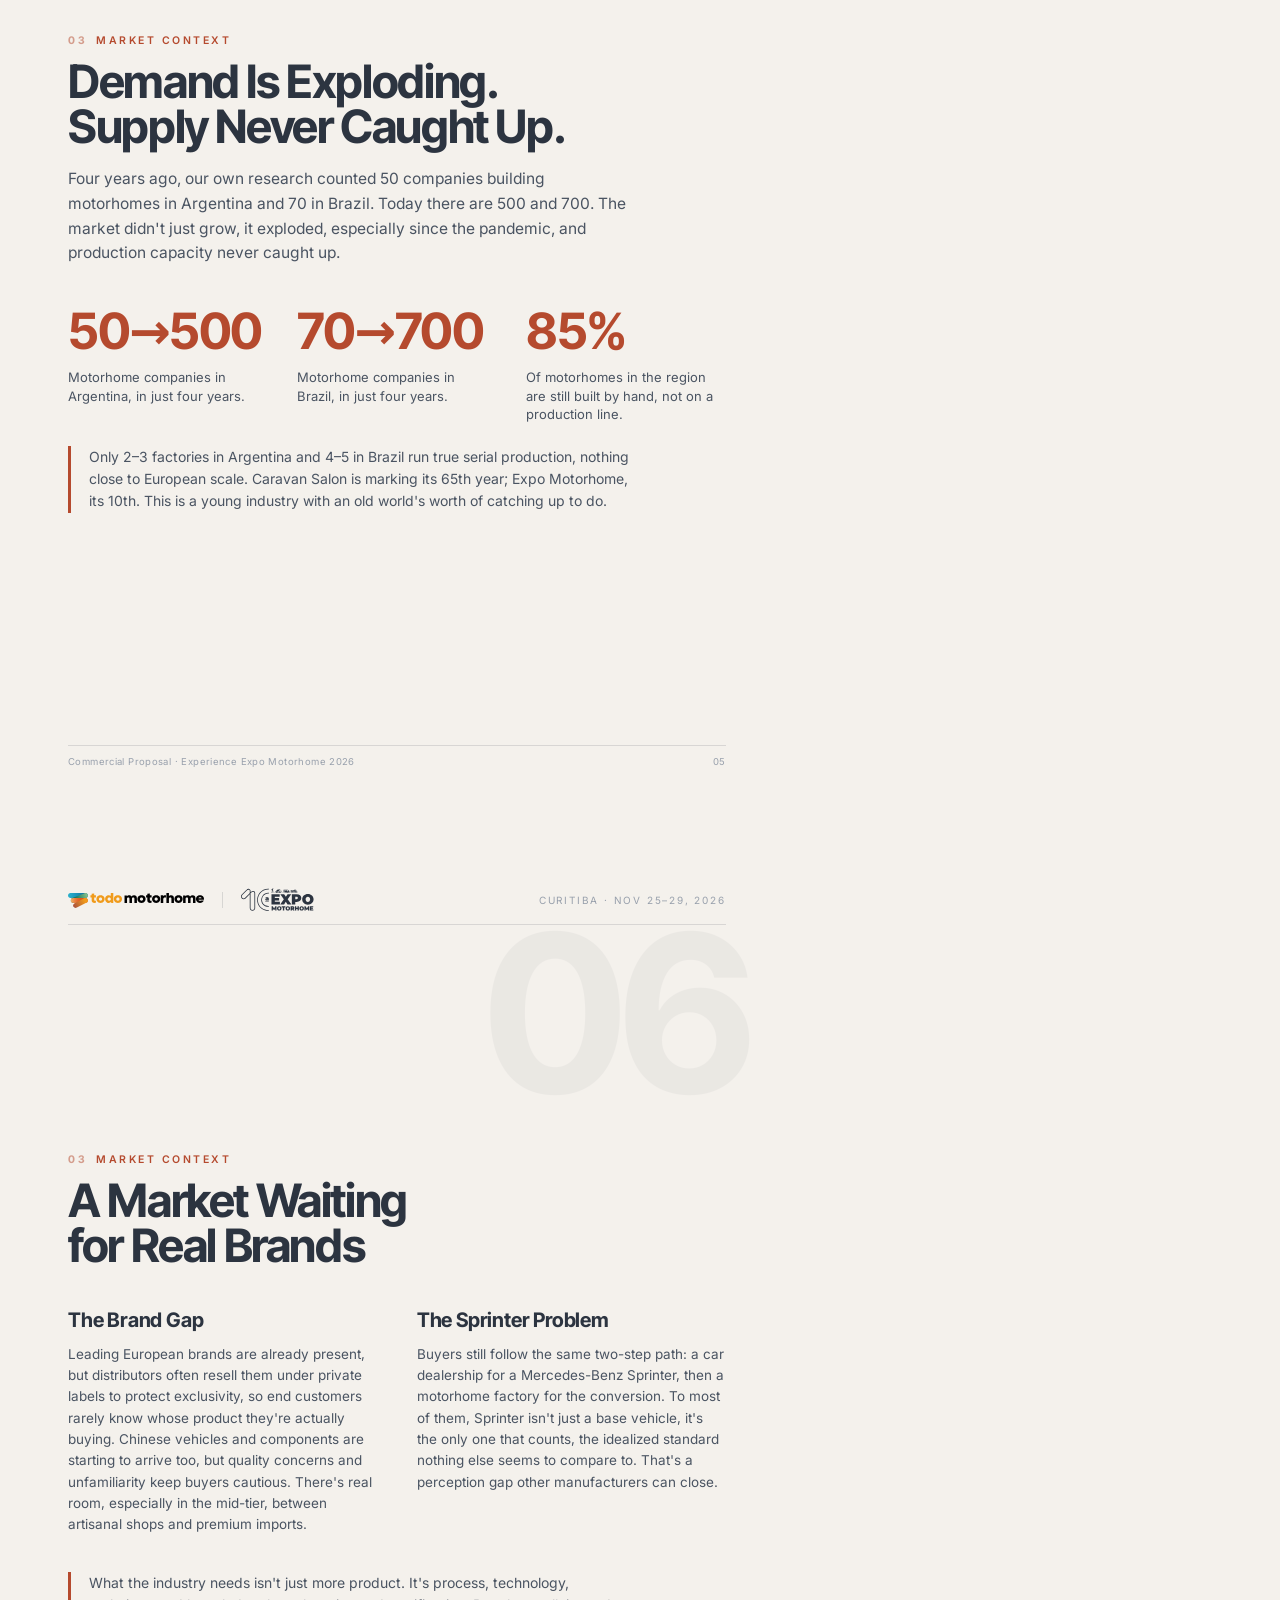
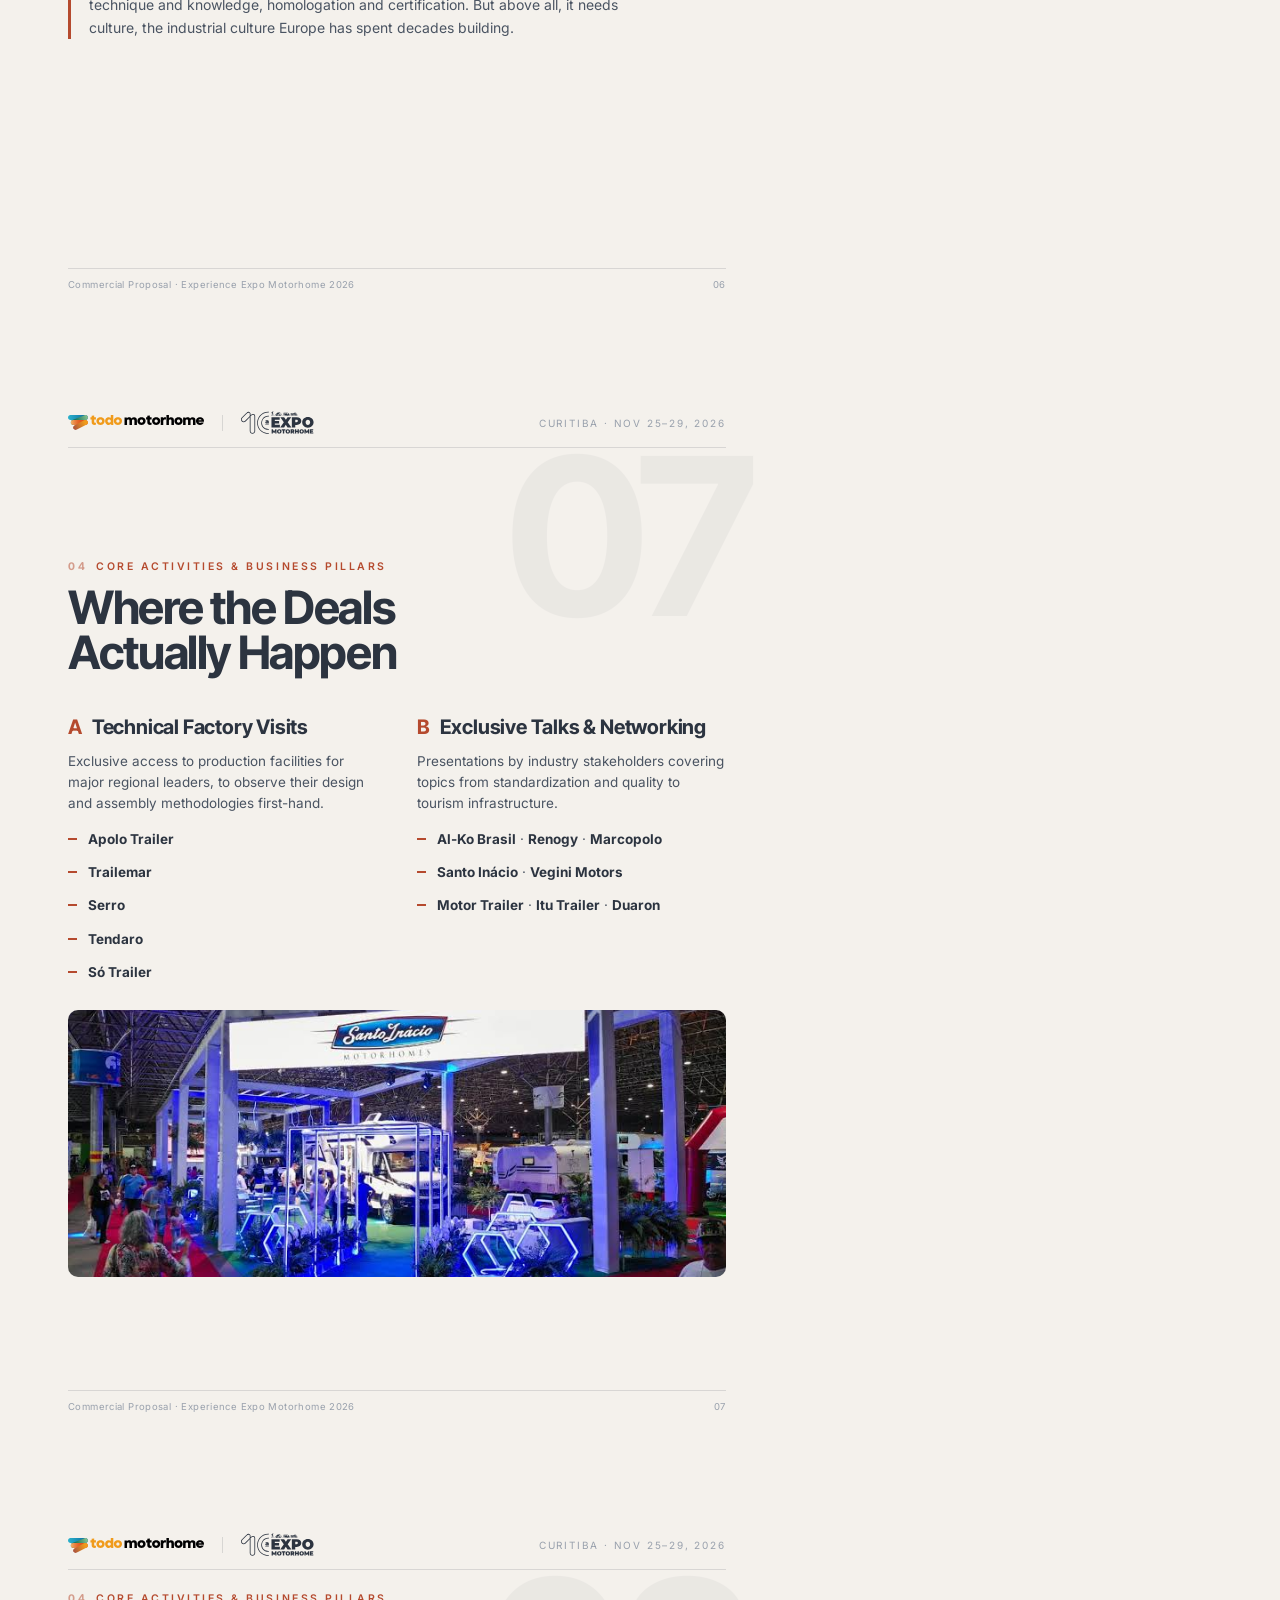
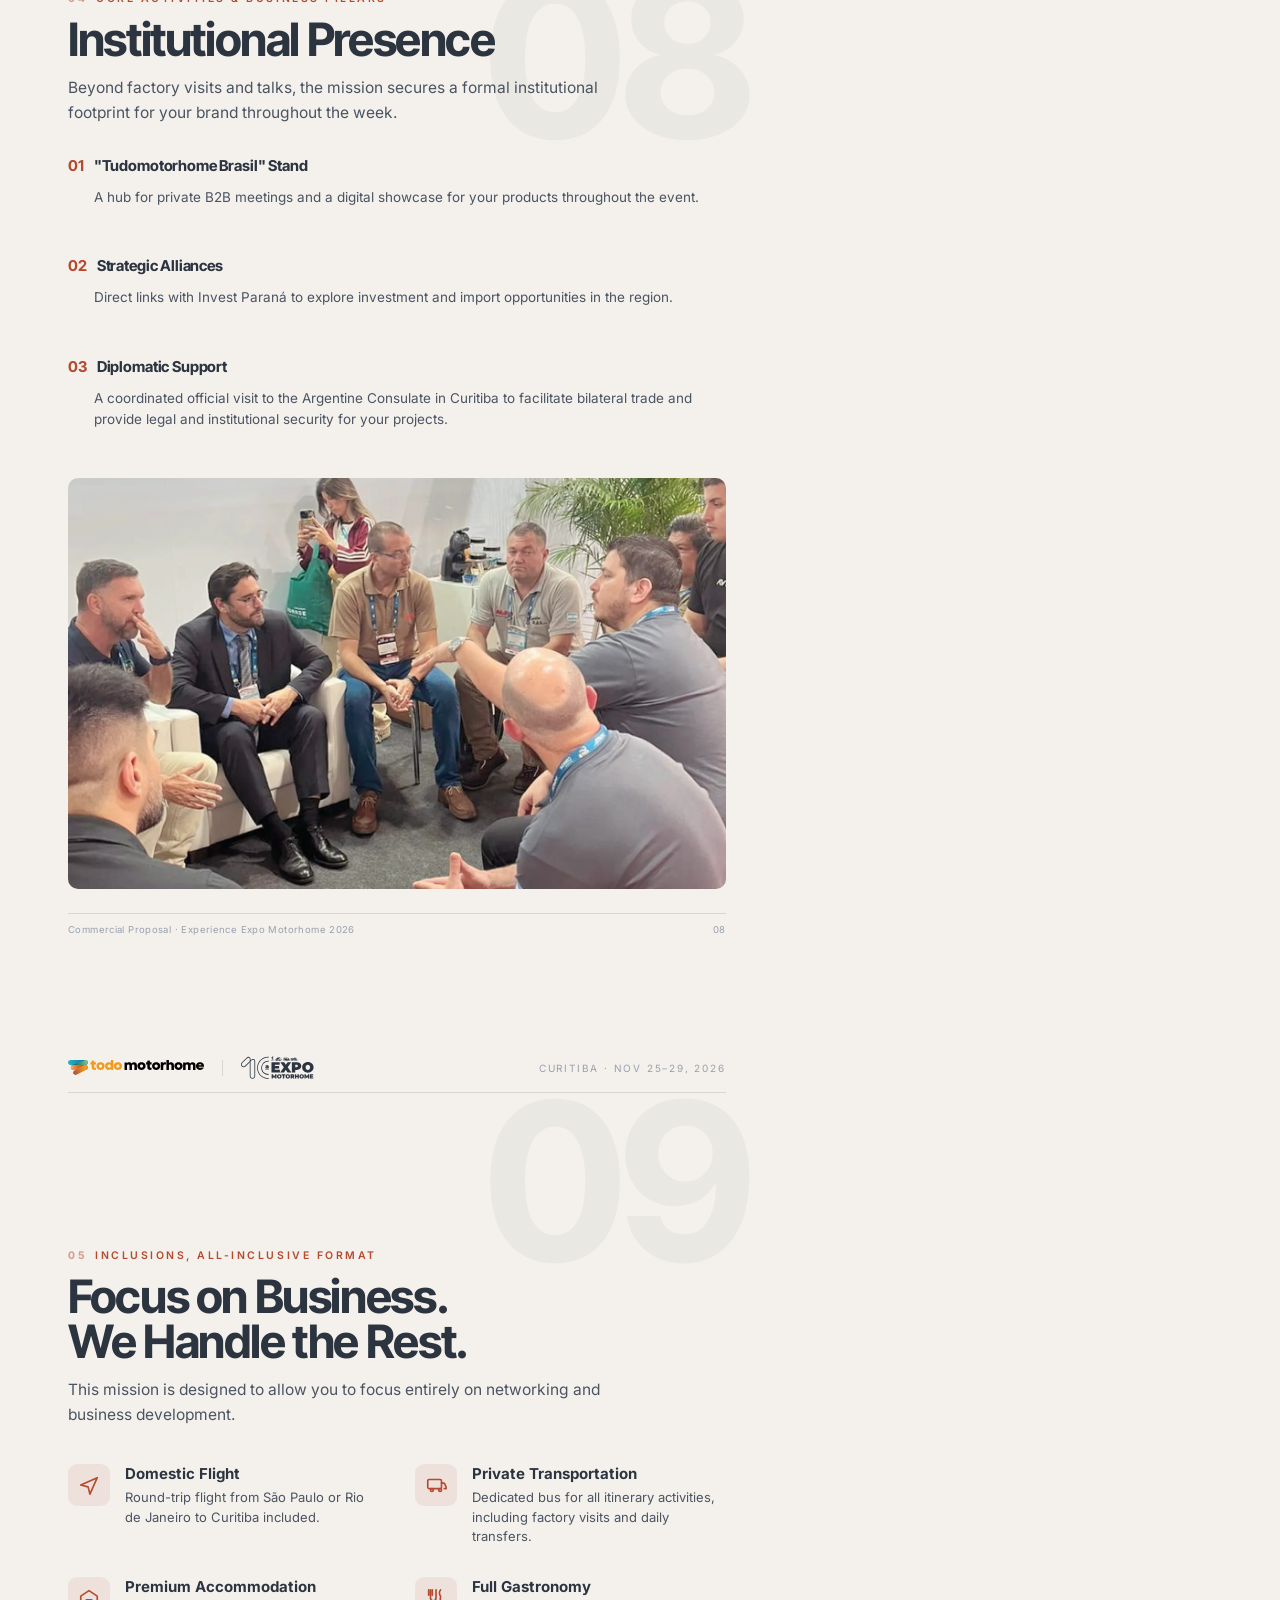
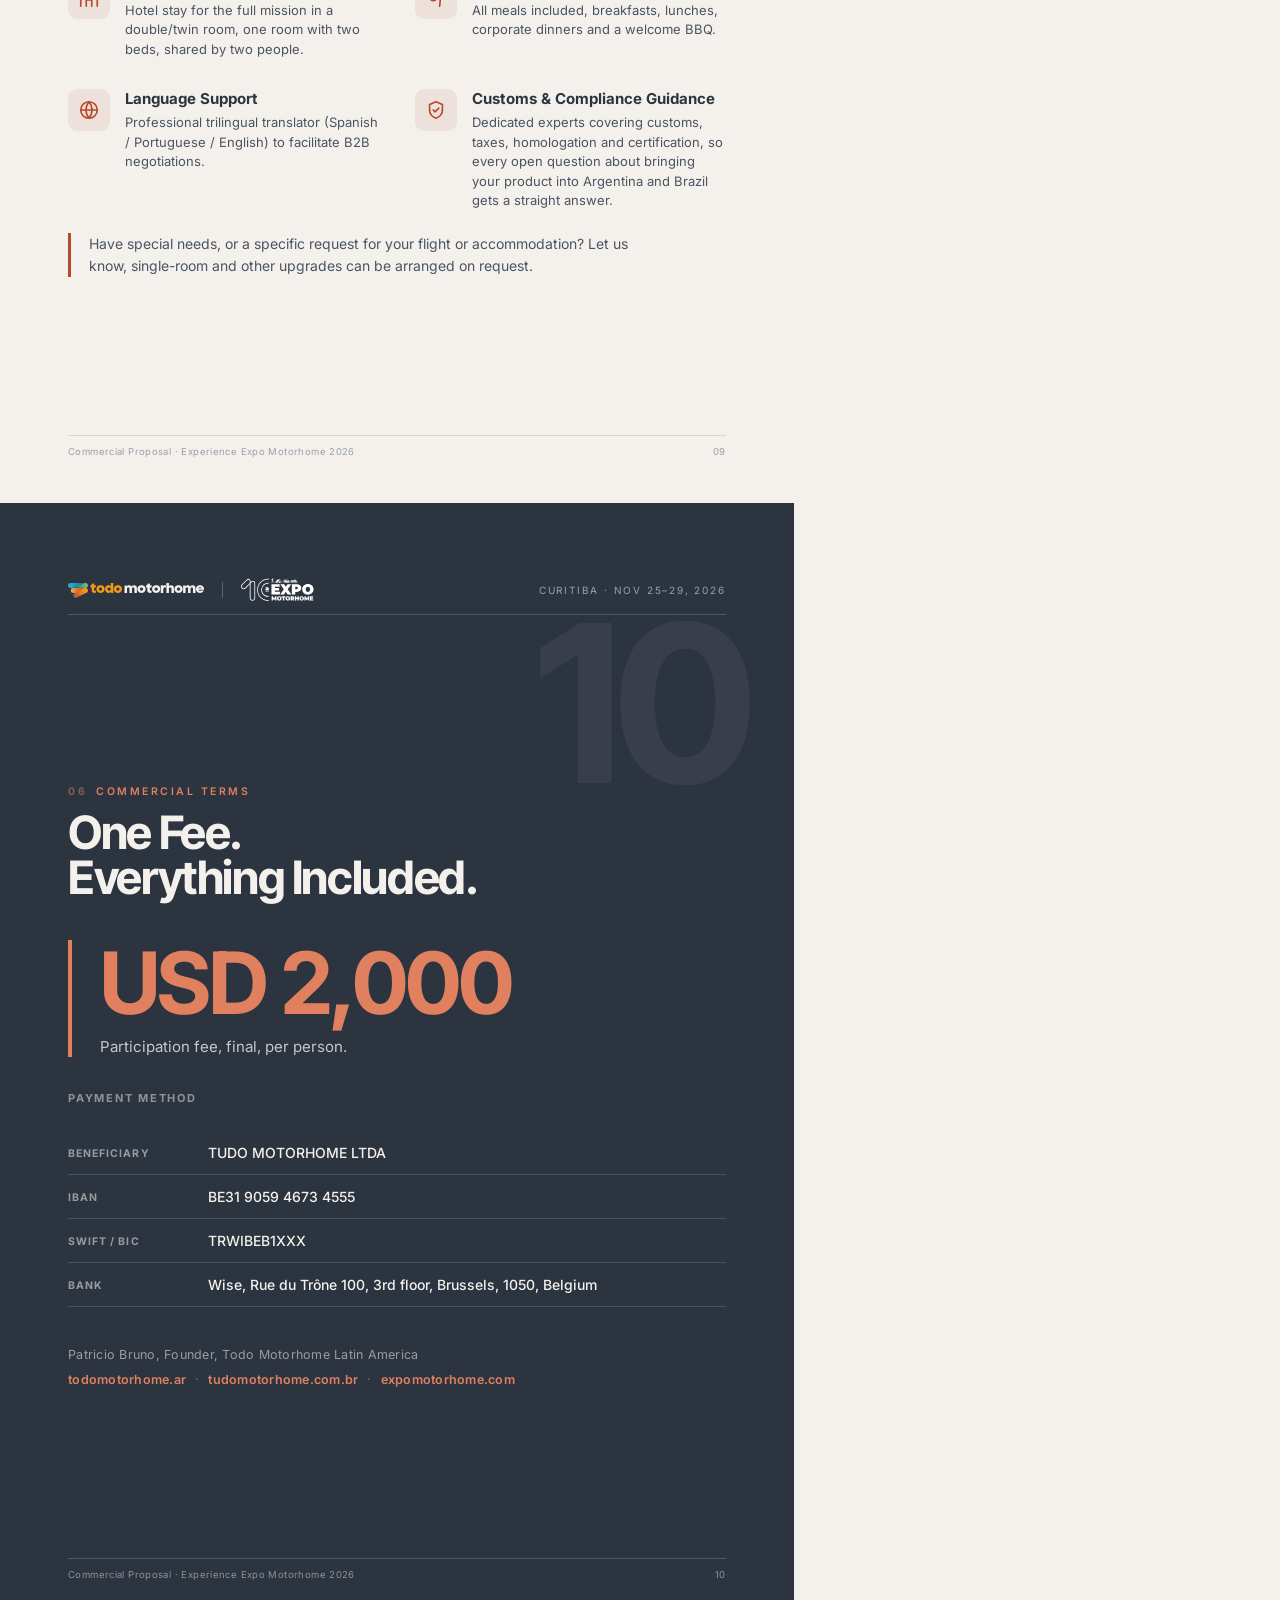
<file: caravansalon2026/propuesta-comercial.html>
<!DOCTYPE html>
<html lang="en">
<head>
<meta charset="UTF-8">
<meta name="viewport" content="width=device-width, initial-scale=1.0">
<title>Commercial Proposal, Experience Expo Motorhome 2026</title>
<link rel="stylesheet" href="assets/fonts.css">
<style>
  :root {
    --bg:        #F4F1EC;
    --ink:       #2C3440;
    --ink-soft:  #4A5462;
    --muted:     #98A0AC;
    --accent:    #B54A2E;
    --accent-lt: #E0805F;
    --data:      #5B8CA8;
    --line:      rgba(44,52,64,.14);

    --font-display: "Inter Tight", system-ui, sans-serif;
    --font-body:    "Inter", system-ui, sans-serif;
  }

  * { box-sizing: border-box; margin: 0; padding: 0; }
  html, body { background: var(--bg); color: var(--ink); }
  body { font-family: var(--font-body); -webkit-font-smoothing: antialiased; }

  @page { size: A4; margin: 0; }

  .page { width: 210mm; height: 297mm; position: relative; overflow: hidden;
          padding: 20mm 18mm 24mm; background: var(--bg); color: var(--ink);
          page-break-after: always; display: flex; flex-direction: column; }
  .page:last-child { page-break-after: auto; }
  .page.invert { background: var(--ink); color: var(--bg); }

  /* ---------- header / footer chrome ---------- */
  .hdr { display: flex; align-items: center; justify-content: space-between;
         padding-bottom: 12px; border-bottom: 1px solid var(--line); margin-bottom: 22px; }
  .page.invert .hdr { border-color: rgba(244,241,236,.18); }
  .brands { display: flex; align-items: center; gap: 18px; }
  .brands .sep { width: 1px; height: 16px; background: var(--line); }
  .page.invert .brands .sep { background: rgba(244,241,236,.25); }
  .lg-tm { height: 15px; width: auto; display: block; }
  .lg-em { height: 24px; width: auto; display: block; }
  .hdr .tag { font-size: 10px; letter-spacing: .18em; text-transform: uppercase; color: var(--muted); }

  .foot { position: absolute; left: 18mm; right: 18mm; bottom: 12mm; z-index: 1;
          display: flex; justify-content: space-between; gap: 24px;
          font-size: 9.5px; letter-spacing: .04em; color: var(--muted);
          border-top: 1px solid var(--line); padding-top: 10px; }
  .page.invert .foot { color: rgba(244,241,236,.5); border-color: rgba(244,241,236,.18); }

  .body { flex: 1; display: flex; flex-direction: column; justify-content: center; min-height: 0; }

  .eyebrow { font-weight: 600; text-transform: uppercase; letter-spacing: .24em;
             font-size: 10.5px; color: var(--accent); margin-bottom: 12px;
             display: flex; align-items: center; gap: 9px; }
  .page.invert .eyebrow { color: var(--accent-lt); }
  .eyebrow .no { font-family: var(--font-display); font-weight: 700; opacity: .5; }

  .display { font-family: var(--font-display); font-weight: 700; line-height: .98;
             letter-spacing: -.03em; font-size: 44px; }
  .display .accent { color: var(--accent); }
  .page.invert .display .accent { color: var(--accent-lt); }

  .lead { font-weight: 400; font-size: 15.5px; line-height: 1.6; color: var(--ink-soft);
          max-width: 150mm; }
  .page.invert .lead { color: rgba(244,241,236,.82); }

  .note { margin-top: 22px; font-size: 14px; line-height: 1.6; color: var(--ink-soft);
          max-width: 150mm; border-left: 3px solid var(--accent); padding-left: 18px; }
  .page.invert .note { color: rgba(244,241,236,.82); border-color: var(--accent-lt); }

  .ico { width: 22px; height: 22px; }

  .bgnum { position: absolute; top: 24mm; right: 12mm; font-family: var(--font-display);
           font-weight: 700; font-size: 220px; line-height: 1; letter-spacing: -.04em;
           color: var(--ink); opacity: .045; z-index: 0; pointer-events: none; }
  .page.invert .bgnum { color: var(--bg); opacity: .06; }
  .body, .hdr { position: relative; z-index: 1; }

  /* ---------- reusable grids ---------- */
  .cols3 { display: grid; grid-template-columns: repeat(3, 1fr); gap: 30px; margin-top: 34px; }
  .cols2 { display: grid; grid-template-columns: 1fr 1fr; gap: 40px; margin-top: 34px; }

  .stats { display: grid; grid-template-columns: repeat(3, 1fr); gap: 30px; margin-top: 40px; }
  .stats .n { font-family: var(--font-display); font-weight: 700; font-size: 50px;
              letter-spacing: -.03em; line-height: 1; color: var(--accent); }
  .stats .k { font-size: 13px; color: var(--ink-soft); margin-top: 12px; line-height: 1.42; max-width: 220px; }
  .card { border-top: 2px solid var(--accent); padding-top: 16px; }
  .card .ch { font-size: 11.5px; text-transform: uppercase; letter-spacing: .12em;
              color: var(--ink); font-weight: 700; margin-bottom: 12px; line-height: 1.35; }
  .card p { font-size: 13.5px; line-height: 1.58; color: var(--ink-soft); }

  .blk { margin-top: 34px; }
  .blk .h3 { font-family: var(--font-display); font-weight: 700; font-size: 20px;
             letter-spacing: -.01em; margin-bottom: 12px; }
  .blk .h3 .n { color: var(--accent); margin-right: 10px; }
  .blk p.d { font-size: 13.5px; line-height: 1.58; color: var(--ink-soft); margin-bottom: 14px; }

  ul.list { list-style: none; display: flex; flex-direction: column; gap: 13px; }
  ul.list li { font-size: 13.5px; line-height: 1.5; color: var(--ink-soft);
               padding-left: 20px; position: relative; }
  ul.list li:before { content: ''; position: absolute; left: 0; top: 9px;
                       width: 9px; height: 2px; background: var(--accent); }
  ul.list li b { color: var(--ink); font-weight: 700; }
  .page.invert ul.list li b { color: var(--bg); }

  .inc-grid { display: grid; grid-template-columns: repeat(2, 1fr); gap: 30px 36px; margin-top: 36px; }
  .inc { display: grid; grid-template-columns: 42px 1fr; gap: 15px; align-items: start; }
  .inc .ico-wrap { width: 42px; height: 42px; border-radius: 9px; background: rgba(181,74,46,.09);
                   display: flex; align-items: center; justify-content: center; }
  .inc .ico-wrap svg { width: 22px; height: 22px; color: var(--accent); }
  .inc .t { font-weight: 700; font-size: 15px; margin-bottom: 5px; }
  .inc .d { font-size: 13px; line-height: 1.5; color: var(--ink-soft); }

  .stat-big { border-left: 4px solid var(--accent-lt); padding-left: 28px; margin-top: 40px; }
  .stat-big .n { font-family: var(--font-display); font-size: 86px; font-weight: 700;
                 line-height: 1; letter-spacing: -.03em; color: var(--accent-lt); }
  .stat-big .k { font-size: 15px; margin-top: 10px; opacity: .78; line-height: 1.4; max-width: 340px; }

  .tbl { margin-top: 26px; width: 100%; border-collapse: collapse; font-size: 14px; }
  .tbl td { padding: 13px 0; border-bottom: 1px solid rgba(244,241,236,.16); vertical-align: top; }
  .tbl td:first-child { color: rgba(244,241,236,.55); width: 140px; text-transform: uppercase;
                         letter-spacing: .1em; font-size: 10.5px; font-weight: 700; padding-top: 16px; }
  .tbl td:last-child { color: var(--bg); font-weight: 500; }

  .credits { margin-top: 40px; font-size: 12.5px; color: var(--muted); letter-spacing: .02em; }
  .page.invert .credits { color: rgba(244,241,236,.55); }

  .links { margin-top: 10px; font-size: 12.5px; letter-spacing: .02em; }
  .links a { color: var(--accent); font-weight: 600; text-decoration: none; }
  .page.invert .links a { color: var(--accent-lt); }
  .links .sep { color: var(--muted); margin: 0 9px; }
  .page.invert .links .sep { color: rgba(244,241,236,.35); }

  .cover-meta { display: flex; gap: 48px; margin-top: 38px; }
  .cover-meta .m .k { font-size: 10px; text-transform: uppercase; letter-spacing: .18em;
                       color: var(--muted); margin-bottom: 6px; }
  .cover-meta .m .v { font-size: 15.5px; font-weight: 600; color: var(--ink); }

  /* ---------- photos ---------- */
  .photo { border-radius: 10px; overflow: hidden; }
  .photo img { width: 100%; height: 100%; object-fit: cover; display: block; }
  .photo-strip { margin-top: 28px; aspect-ratio: 1200 / 640; }
  .photo-cap { margin-top: 10px; font-size: 11.5px; color: var(--muted); letter-spacing: .02em; }
  .page.invert .photo-cap { color: rgba(244,241,236,.5); }

  .gallery-hero { margin-top: 26px; aspect-ratio: 16 / 7; }
  .gallery-row { display: grid; grid-template-columns: 1fr 1fr; gap: 14px; margin-top: 14px; }
  .gallery-row .photo { aspect-ratio: 3 / 2; }
</style>
</head>
<body>

<!-- ============ PAGE 1, COVER ============ -->
<section class="page">
  <div class="brands" style="position:absolute; top:20mm; left:18mm;">
    <img class="lg-tm" src="assets/todomotorhome-logo.svg" alt="Todo Motorhome">
    <div class="sep"></div>
    <img class="lg-em" src="assets/expomotorhomeLogo-dark.svg" alt="Expo Motorhome">
  </div>

  <div class="body">
    <div class="eyebrow">Commercial Proposal</div>
    <h1 class="display" style="font-size:70px">Experience<br><span class="accent">Expo Motorhome</span> 2026</h1>
    <p class="lead" style="margin-top:20px">A corporate business mission connecting European RV industry
      leaders with the fast-growing Latin American market, factory visits, exclusive networking and
      institutional support, fully organized end to end.</p>

    <div class="cover-meta">
      <div class="m"><div class="k">Organizer</div><div class="v">Todomotorhome Latin America</div></div>
      <div class="m"><div class="k">Location</div><div class="v">Curitiba, Paraná, Brazil</div></div>
      <div class="m"><div class="k">Dates</div><div class="v">November 25–29, 2026</div></div>
    </div>

    <div class="credits">Patricio Bruno, Founder, Todo Motorhome Latin America</div>
    <div class="links"><a href="https://todomotorhome.ar">todomotorhome.ar</a><span class="sep">·</span><a href="https://tudomotorhome.com.br">tudomotorhome.com.br</a><span class="sep">·</span><a href="https://expomotorhome.com">expomotorhome.com</a></div>
  </div>
  <div class="foot">
    <span>Commercial Proposal · Experience Expo Motorhome 2026</span>
    <span>01</span>
  </div>
</section>

<!-- ============ PAGE 2, INSIDE EXPO MOTORHOME (GALLERY) ============ -->
<section class="page">
  <div class="hdr">
    <div class="brands">
      <img class="lg-tm" src="assets/todomotorhome-logo.svg" alt="Todo Motorhome">
      <div class="sep"></div>
      <img class="lg-em" src="assets/expomotorhomeLogo-dark.svg" alt="Expo Motorhome">
    </div>
    <div class="tag">Curitiba · Nov 25–29, 2026</div>
  </div>

  <div class="bgnum">02</div>
  <div class="body">
    <div class="eyebrow">The Event</div>
    <h2 class="display" style="font-size:46px">Inside Expo Motorhome</h2>
    <p class="lead" style="margin-top:14px">A look at the floor, the exhibitors, and the community that
      gathers in Curitiba every November.</p>

    <div class="photo gallery-hero"><img src="assets/3.jpg" alt="Motorhomes and exhibitors on the Expo Motorhome show floor"></div>
    <div class="gallery-row">
      <div class="photo"><img src="assets/2.jpg" alt="Visitors at the Marcopolo Motorhome stand"></div>
      <div class="photo"><img src="assets/6.jpg" alt="Overhead view of the Expo Motorhome exhibition hall"></div>
    </div>
  </div>

  <div class="foot">
    <span>Commercial Proposal · Experience Expo Motorhome 2026</span>
    <span>02</span>
  </div>
</section>

<!-- ============ PAGE 3, MISSION & STRATEGY ============ -->
<section class="page">
  <div class="hdr">
    <div class="brands">
      <img class="lg-tm" src="assets/todomotorhome-logo.svg" alt="Todo Motorhome">
      <div class="sep"></div>
      <img class="lg-em" src="assets/expomotorhomeLogo-dark.svg" alt="Expo Motorhome">
    </div>
    <div class="tag">Curitiba · Nov 25–29, 2026</div>
  </div>

  <div class="bgnum">03</div>
  <div class="body">
    <div class="eyebrow"><span class="no">01</span> Mission &amp; Commercial Strategy</div>
    <h2 class="display" style="font-size:46px">A Strategic Bridge Between<br>Two Markets</h2>
    <p class="lead" style="margin-top:18px">The Experience Expo Motorhome is the premier business
      mission for the sector, connecting industry leaders from Europe and Latin America. Our goal is to
      act as a strategic bridge for commercial and technological integration, facilitating the transfer of
      European technical expertise to a rapidly growing Latin American market.</p>

    <div class="note">Every activity in this mission, factory visits, talks, institutional meetings, is
      designed to translate European know-how into concrete commercial outcomes in South America.</div>
  </div>

  <div class="foot">
    <span>Commercial Proposal · Experience Expo Motorhome 2026</span>
    <span>03</span>
  </div>
</section>

<!-- ============ PAGE 4, DELEGATION PROFILE ============ -->
<section class="page">
  <div class="hdr">
    <div class="brands">
      <img class="lg-tm" src="assets/todomotorhome-logo.svg" alt="Todo Motorhome">
      <div class="sep"></div>
      <img class="lg-em" src="assets/expomotorhomeLogo-dark.svg" alt="Expo Motorhome">
    </div>
    <div class="tag">Curitiba · Nov 25–29, 2026</div>
  </div>

  <div class="bgnum">04</div>
  <div class="body">
    <div class="eyebrow"><span class="no">02</span> Delegation Profile</div>
    <h2 class="display" style="font-size:46px">Access to Every Key<br>Decision-Maker</h2>
    <p class="lead" style="margin-top:16px">Our mission gathers a diverse, high-level group of industry
      stakeholders, ensuring you have access to decision-makers across the entire value chain.</p>

    <div class="cols3">
      <div class="card">
        <div class="ch">Latin American<br>Industry Leaders</div>
        <p>Owners and decision-makers from Argentina, Brazil, and other regional markets who are looking
          to scale their operations and adopt industrial standards.</p>
      </div>
      <div class="card">
        <div class="ch">European<br>Partners</div>
        <p>A group of European companies (to be confirmed) currently being curated, seeking to enter or
          strengthen their presence in the region.</p>
      </div>
      <div class="card">
        <div class="ch">Sector<br>Institutions</div>
        <p>Representatives from tourism and camping institutions, plus government officials focused on
          international trade and bilateral agreements to facilitate commerce.</p>
      </div>
    </div>
  </div>

  <div class="foot">
    <span>Commercial Proposal · Experience Expo Motorhome 2026</span>
    <span>04</span>
  </div>
</section>

<!-- ============ PAGE 5, MARKET CONTEXT I: THE OPPORTUNITY ============ -->
<section class="page">
  <div class="hdr">
    <div class="brands">
      <img class="lg-tm" src="assets/todomotorhome-logo.svg" alt="Todo Motorhome">
      <div class="sep"></div>
      <img class="lg-em" src="assets/expomotorhomeLogo-dark.svg" alt="Expo Motorhome">
    </div>
    <div class="tag">Curitiba · Nov 25–29, 2026</div>
  </div>

  <div class="bgnum">05</div>
  <div class="body">
    <div class="eyebrow"><span class="no">03</span> Market Context</div>
    <h2 class="display" style="font-size:46px">Demand Is Exploding.<br>Supply Never Caught Up.</h2>
    <p class="lead" style="margin-top:18px">Four years ago, our own research counted 50 companies
      building motorhomes in Argentina and 70 in Brazil. Today there are 500 and 700. The market didn't
      just grow, it exploded, especially since the pandemic, and production capacity never caught up.</p>

    <div class="stats">
      <div class="s">
        <div class="n">50→500</div>
        <div class="k">Motorhome companies in Argentina, in just four years.</div>
      </div>
      <div class="s">
        <div class="n">70→700</div>
        <div class="k">Motorhome companies in Brazil, in just four years.</div>
      </div>
      <div class="s">
        <div class="n">85%</div>
        <div class="k">Of motorhomes in the region are still built by hand, not on a production line.</div>
      </div>
    </div>

    <div class="note">Only 2–3 factories in Argentina and 4–5 in Brazil run true serial production,
      nothing close to European scale. Caravan Salon is marking its 65th year; Expo Motorhome, its 10th.
      This is a young industry with an old world's worth of catching up to do.</div>
  </div>

  <div class="foot">
    <span>Commercial Proposal · Experience Expo Motorhome 2026</span>
    <span>05</span>
  </div>
</section>

<!-- ============ PAGE 6, MARKET CONTEXT II: THE BRAND GAP ============ -->
<section class="page">
  <div class="hdr">
    <div class="brands">
      <img class="lg-tm" src="assets/todomotorhome-logo.svg" alt="Todo Motorhome">
      <div class="sep"></div>
      <img class="lg-em" src="assets/expomotorhomeLogo-dark.svg" alt="Expo Motorhome">
    </div>
    <div class="tag">Curitiba · Nov 25–29, 2026</div>
  </div>

  <div class="bgnum">06</div>
  <div class="body">
    <div class="eyebrow"><span class="no">03</span> Market Context</div>
    <h2 class="display" style="font-size:46px">A Market Waiting<br>for Real Brands</h2>

    <div class="cols2">
      <div class="blk" style="margin-top:6px">
        <div class="h3">The Brand Gap</div>
        <p class="d">Leading European brands are already present, but distributors often resell them
          under private labels to protect exclusivity, so end customers rarely know whose product they're
          actually buying. Chinese vehicles and components are starting to arrive too, but quality
          concerns and unfamiliarity keep buyers cautious. There's real room, especially in the mid-tier,
          between artisanal shops and premium imports.</p>
      </div>

      <div class="blk" style="margin-top:6px">
        <div class="h3">The Sprinter Problem</div>
        <p class="d">Buyers still follow the same two-step path: a car dealership for a Mercedes-Benz
          Sprinter, then a motorhome factory for the conversion. To most of them, Sprinter isn't just a
          base vehicle, it's the only one that counts, the idealized standard nothing else seems to
          compare to. That's a perception gap other manufacturers can close.</p>
      </div>
    </div>

    <div class="note">What the industry needs isn't just more product. It's process, technology,
      technique and knowledge, homologation and certification. But above all, it needs culture, the
      industrial culture Europe has spent decades building.</div>
  </div>

  <div class="foot">
    <span>Commercial Proposal · Experience Expo Motorhome 2026</span>
    <span>06</span>
  </div>
</section>

<!-- ============ PAGE 7, CORE ACTIVITIES I ============ -->
<section class="page">
  <div class="hdr">
    <div class="brands">
      <img class="lg-tm" src="assets/todomotorhome-logo.svg" alt="Todo Motorhome">
      <div class="sep"></div>
      <img class="lg-em" src="assets/expomotorhomeLogo-dark.svg" alt="Expo Motorhome">
    </div>
    <div class="tag">Curitiba · Nov 25–29, 2026</div>
  </div>

  <div class="bgnum">07</div>
  <div class="body">
    <div class="eyebrow"><span class="no">04</span> Core Activities &amp; Business Pillars</div>
    <h2 class="display" style="font-size:46px">Where the Deals<br>Actually Happen</h2>

    <div class="cols2">
      <div class="blk" style="margin-top:6px">
        <div class="h3"><span class="n">A</span>Technical Factory Visits</div>
        <p class="d">Exclusive access to production facilities for major regional leaders, to observe
          their design and assembly methodologies first-hand.</p>
        <ul class="list">
          <li><b>Apolo Trailer</b></li>
          <li><b>Trailemar</b></li>
          <li><b>Serro</b></li>
          <li><b>Tendaro</b></li>
          <li><b>Só Trailer</b></li>
        </ul>
      </div>

      <div class="blk" style="margin-top:6px">
        <div class="h3"><span class="n">B</span>Exclusive Talks &amp; Networking</div>
        <p class="d">Presentations by industry stakeholders covering topics from standardization and
          quality to tourism infrastructure.</p>
        <ul class="list">
          <li><b>Al-Ko Brasil</b> · <b>Renogy</b> · <b>Marcopolo</b></li>
          <li><b>Santo Inácio</b> · <b>Vegini Motors</b></li>
          <li><b>Motor Trailer</b> · <b>Itu Trailer</b> · <b>Duaron</b></li>
        </ul>
      </div>
    </div>

    <div class="photo photo-strip" style="aspect-ratio:739/300"><img src="assets/4.jpg" alt="Santo Inácio Motorhomes stand at Expo Motorhome"></div>
  </div>

  <div class="foot">
    <span>Commercial Proposal · Experience Expo Motorhome 2026</span>
    <span>07</span>
  </div>
</section>

<!-- ============ PAGE 8, CORE ACTIVITIES II: INSTITUTIONAL PRESENCE ============ -->
<section class="page">
  <div class="hdr">
    <div class="brands">
      <img class="lg-tm" src="assets/todomotorhome-logo.svg" alt="Todo Motorhome">
      <div class="sep"></div>
      <img class="lg-em" src="assets/expomotorhomeLogo-dark.svg" alt="Expo Motorhome">
    </div>
    <div class="tag">Curitiba · Nov 25–29, 2026</div>
  </div>

  <div class="bgnum">08</div>
  <div class="body">
    <div class="eyebrow"><span class="no">04</span> Core Activities &amp; Business Pillars</div>
    <h2 class="display" style="font-size:46px">Institutional Presence</h2>
    <p class="lead" style="margin-top:14px">Beyond factory visits and talks, the mission secures a formal
      institutional footprint for your brand throughout the week.</p>

    <div class="blk" style="margin-top:30px">
      <div class="h3" style="font-size:15px"><span class="n">01</span>"Tudomotorhome Brasil" Stand</div>
      <p class="d" style="margin-left:26px">A hub for private B2B meetings and a digital showcase for
        your products throughout the event.</p>
    </div>
    <div class="blk">
      <div class="h3" style="font-size:15px"><span class="n">02</span>Strategic Alliances</div>
      <p class="d" style="margin-left:26px">Direct links with Invest Paraná to explore investment and
        import opportunities in the region.</p>
    </div>
    <div class="blk">
      <div class="h3" style="font-size:15px"><span class="n">03</span>Diplomatic Support</div>
      <p class="d" style="margin-left:26px">A coordinated official visit to the Argentine Consulate in
        Curitiba to facilitate bilateral trade and provide legal and institutional security for your
        projects.</p>
    </div>

    <div class="photo photo-strip" style="aspect-ratio:3/2; margin-top:34px"><img src="assets/caravansalon-2026-networking.jpeg" alt="Networking meeting with industry representatives at Caravan Salon 2026"></div>
  </div>

  <div class="foot">
    <span>Commercial Proposal · Experience Expo Motorhome 2026</span>
    <span>08</span>
  </div>
</section>

<!-- ============ PAGE 9, INCLUSIONS ============ -->
<section class="page">
  <div class="hdr">
    <div class="brands">
      <img class="lg-tm" src="assets/todomotorhome-logo.svg" alt="Todo Motorhome">
      <div class="sep"></div>
      <img class="lg-em" src="assets/expomotorhomeLogo-dark.svg" alt="Expo Motorhome">
    </div>
    <div class="tag">Curitiba · Nov 25–29, 2026</div>
  </div>

  <div class="bgnum">09</div>
  <div class="body">
    <div class="eyebrow"><span class="no">05</span> Inclusions, All-Inclusive Format</div>
    <h2 class="display" style="font-size:46px">Focus on Business.<br>We Handle the Rest.</h2>
    <p class="lead" style="margin-top:14px">This mission is designed to allow you to focus entirely on
      networking and business development.</p>

    <div class="inc-grid">
      <div class="inc">
        <div class="ico-wrap"><svg viewBox="0 0 24 24" fill="none" stroke="currentColor" stroke-width="1.8" stroke-linecap="round" stroke-linejoin="round"><path d="M3 12l18-8-8 18-2-8-8-2z"/></svg></div>
        <div>
          <div class="t">Domestic Flight</div>
          <div class="d">Round-trip flight from São Paulo or Rio de Janeiro to Curitiba included.</div>
        </div>
      </div>
      <div class="inc">
        <div class="ico-wrap"><svg viewBox="0 0 24 24" fill="none" stroke="currentColor" stroke-width="1.8" stroke-linecap="round" stroke-linejoin="round"><rect x="3" y="6" width="15" height="10" rx="1.5"/><path d="M18 10h2.4a1 1 0 0 1 .9.56L23 14v2h-2"/><circle cx="7.5" cy="17.5" r="1.6"/><circle cx="16.5" cy="17.5" r="1.6"/></svg></div>
        <div>
          <div class="t">Private Transportation</div>
          <div class="d">Dedicated bus for all itinerary activities, including factory visits and daily
            transfers.</div>
        </div>
      </div>
      <div class="inc">
        <div class="ico-wrap"><svg viewBox="0 0 24 24" fill="none" stroke="currentColor" stroke-width="1.8" stroke-linecap="round" stroke-linejoin="round"><path d="M3 21V10l9-6 9 6v11"/><path d="M9 21v-7h6v7"/></svg></div>
        <div>
          <div class="t">Premium Accommodation</div>
          <div class="d">Hotel stay for the full mission in a double/twin room, one room with two beds,
            shared by two people.</div>
        </div>
      </div>
      <div class="inc">
        <div class="ico-wrap"><svg viewBox="0 0 24 24" fill="none" stroke="currentColor" stroke-width="1.8" stroke-linecap="round" stroke-linejoin="round"><path d="M6 3v9a3 3 0 0 0 6 0V3M8 3v6M4 3v6"/><path d="M17 3c-1.7 1.8-1.7 5.2 0 7l-1 11"/></svg></div>
        <div>
          <div class="t">Full Gastronomy</div>
          <div class="d">All meals included, breakfasts, lunches, corporate dinners and a welcome BBQ.</div>
        </div>
      </div>
      <div class="inc">
        <div class="ico-wrap"><svg viewBox="0 0 24 24" fill="none" stroke="currentColor" stroke-width="1.8" stroke-linecap="round" stroke-linejoin="round"><circle cx="12" cy="12" r="9"/><path d="M3 12h18M12 3a14 14 0 0 1 0 18 14 14 0 0 1 0-18z"/></svg></div>
        <div>
          <div class="t">Language Support</div>
          <div class="d">Professional trilingual translator (Spanish / Portuguese / English) to facilitate
            B2B negotiations.</div>
        </div>
      </div>
      <div class="inc">
        <div class="ico-wrap"><svg viewBox="0 0 24 24" fill="none" stroke="currentColor" stroke-width="1.8" stroke-linecap="round" stroke-linejoin="round"><path d="M12 3l7 3v6c0 4.5-3 7.5-7 9-4-1.5-7-4.5-7-9V6l7-3z"/><path d="M9 12l2 2 4-4"/></svg></div>
        <div>
          <div class="t">Customs &amp; Compliance Guidance</div>
          <div class="d">Dedicated experts covering customs, taxes, homologation and certification, so
            every open question about bringing your product into Argentina and Brazil gets a straight
            answer.</div>
        </div>
      </div>
    </div>

    <div class="note">Have special needs, or a specific request for your flight or accommodation? Let us
      know, single-room and other upgrades can be arranged on request.</div>
  </div>

  <div class="foot">
    <span>Commercial Proposal · Experience Expo Motorhome 2026</span>
    <span>09</span>
  </div>
</section>

<!-- ============ PAGE 10, COMMERCIAL TERMS (CLOSING) ============ -->
<section class="page invert">
  <div class="hdr">
    <div class="brands">
      <img class="lg-tm" src="assets/todomotorhome-logo-invert.svg" alt="Todo Motorhome">
      <div class="sep"></div>
      <img class="lg-em" src="assets/expomotorhomeLogo.svg" alt="Expo Motorhome">
    </div>
    <div class="tag">Curitiba · Nov 25–29, 2026</div>
  </div>

  <div class="bgnum">10</div>
  <div class="body">
    <div class="eyebrow"><span class="no">06</span> Commercial Terms</div>
    <h2 class="display" style="font-size:46px">One Fee.<br>Everything Included.</h2>

    <div class="stat-big">
      <div class="n">USD 2,000</div>
      <div class="k">Participation fee, final, per person.</div>
    </div>

    <div style="margin-top:34px; font-size:11px; text-transform:uppercase; letter-spacing:.16em; color:rgba(244,241,236,.5); font-weight:700;">Payment Method</div>
    <table class="tbl">
      <tr><td>Beneficiary</td><td>TUDO MOTORHOME LTDA</td></tr>
      <tr><td>IBAN</td><td>BE31 9059 4673 4555</td></tr>
      <tr><td>Swift / BIC</td><td>TRWIBEB1XXX</td></tr>
      <tr><td>Bank</td><td>Wise, Rue du Trône 100, 3rd floor, Brussels, 1050, Belgium</td></tr>
    </table>

    <div class="credits">Patricio Bruno, Founder, Todo Motorhome Latin America</div>
    <div class="links"><a href="https://todomotorhome.ar">todomotorhome.ar</a><span class="sep">·</span><a href="https://tudomotorhome.com.br">tudomotorhome.com.br</a><span class="sep">·</span><a href="https://expomotorhome.com">expomotorhome.com</a></div>
  </div>

  <div class="foot">
    <span>Commercial Proposal · Experience Expo Motorhome 2026</span>
    <span>10</span>
  </div>
</section>

</body>
</html>
</file>
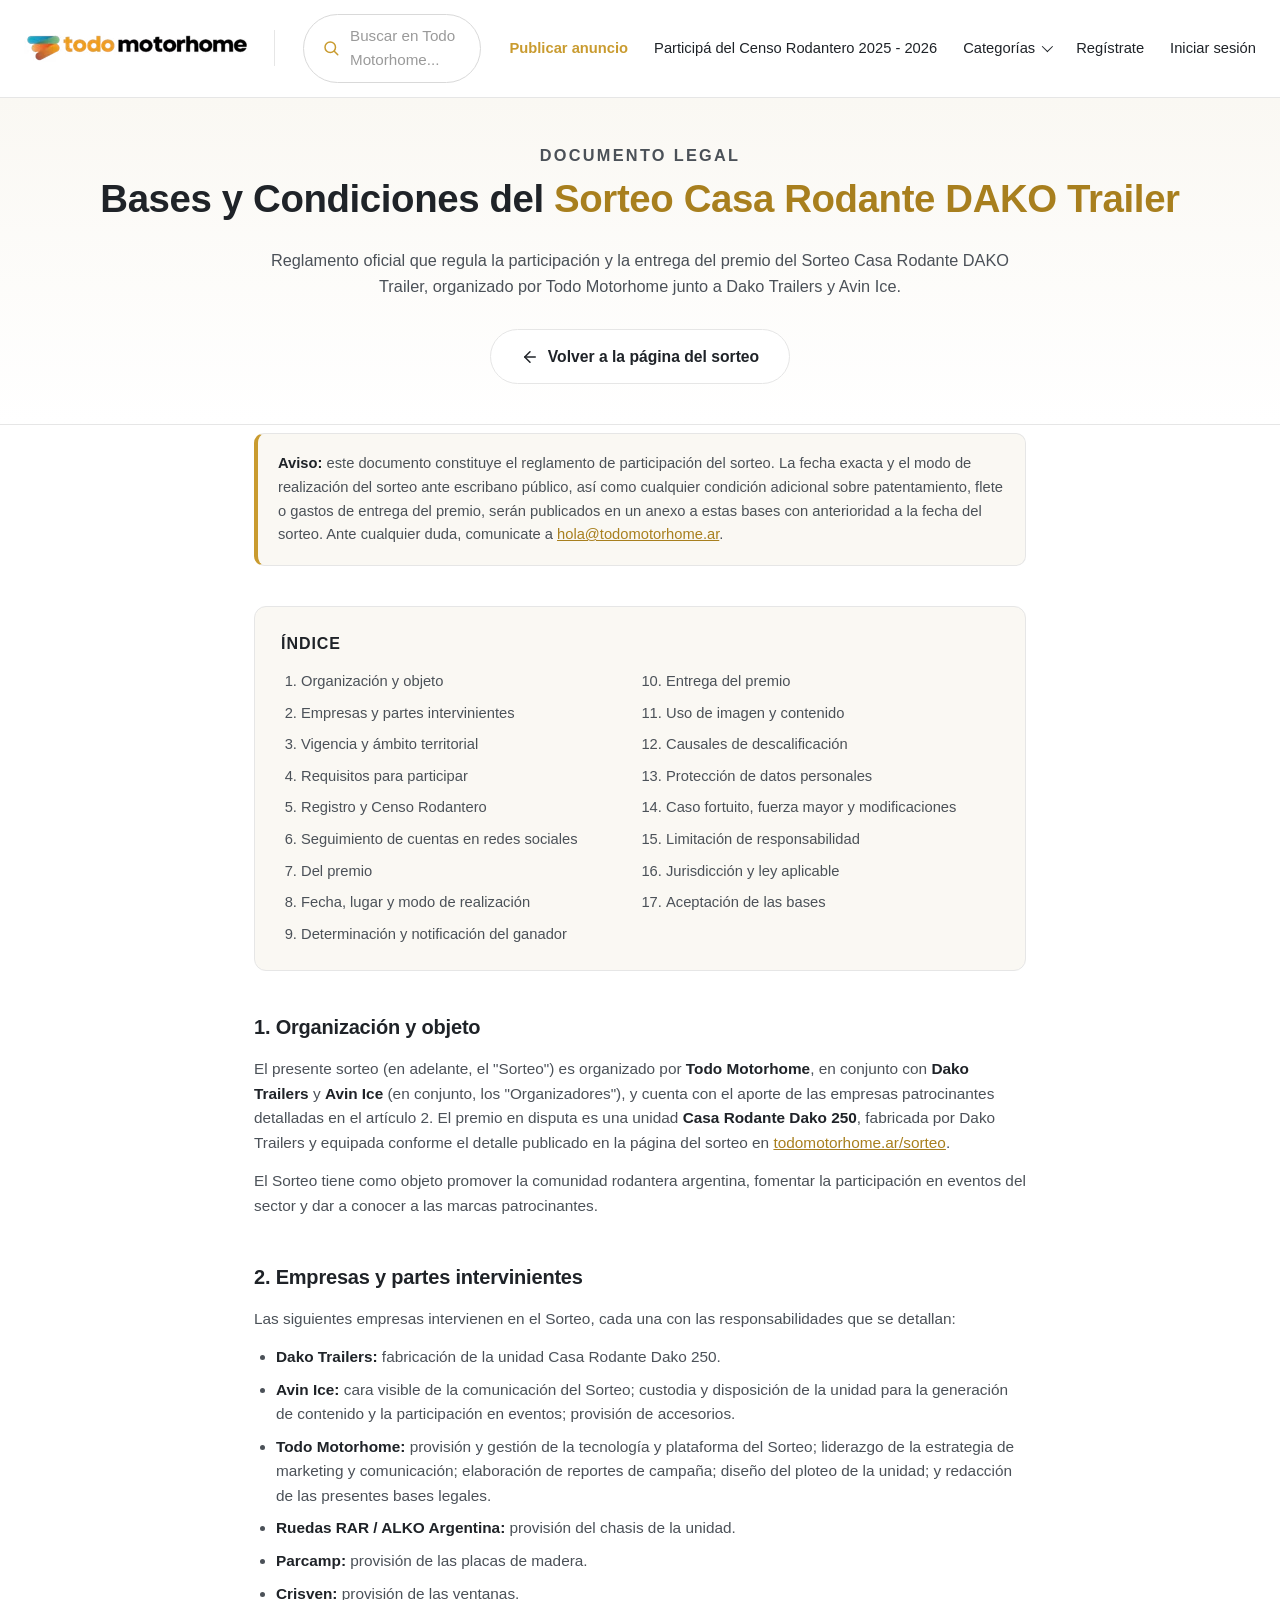
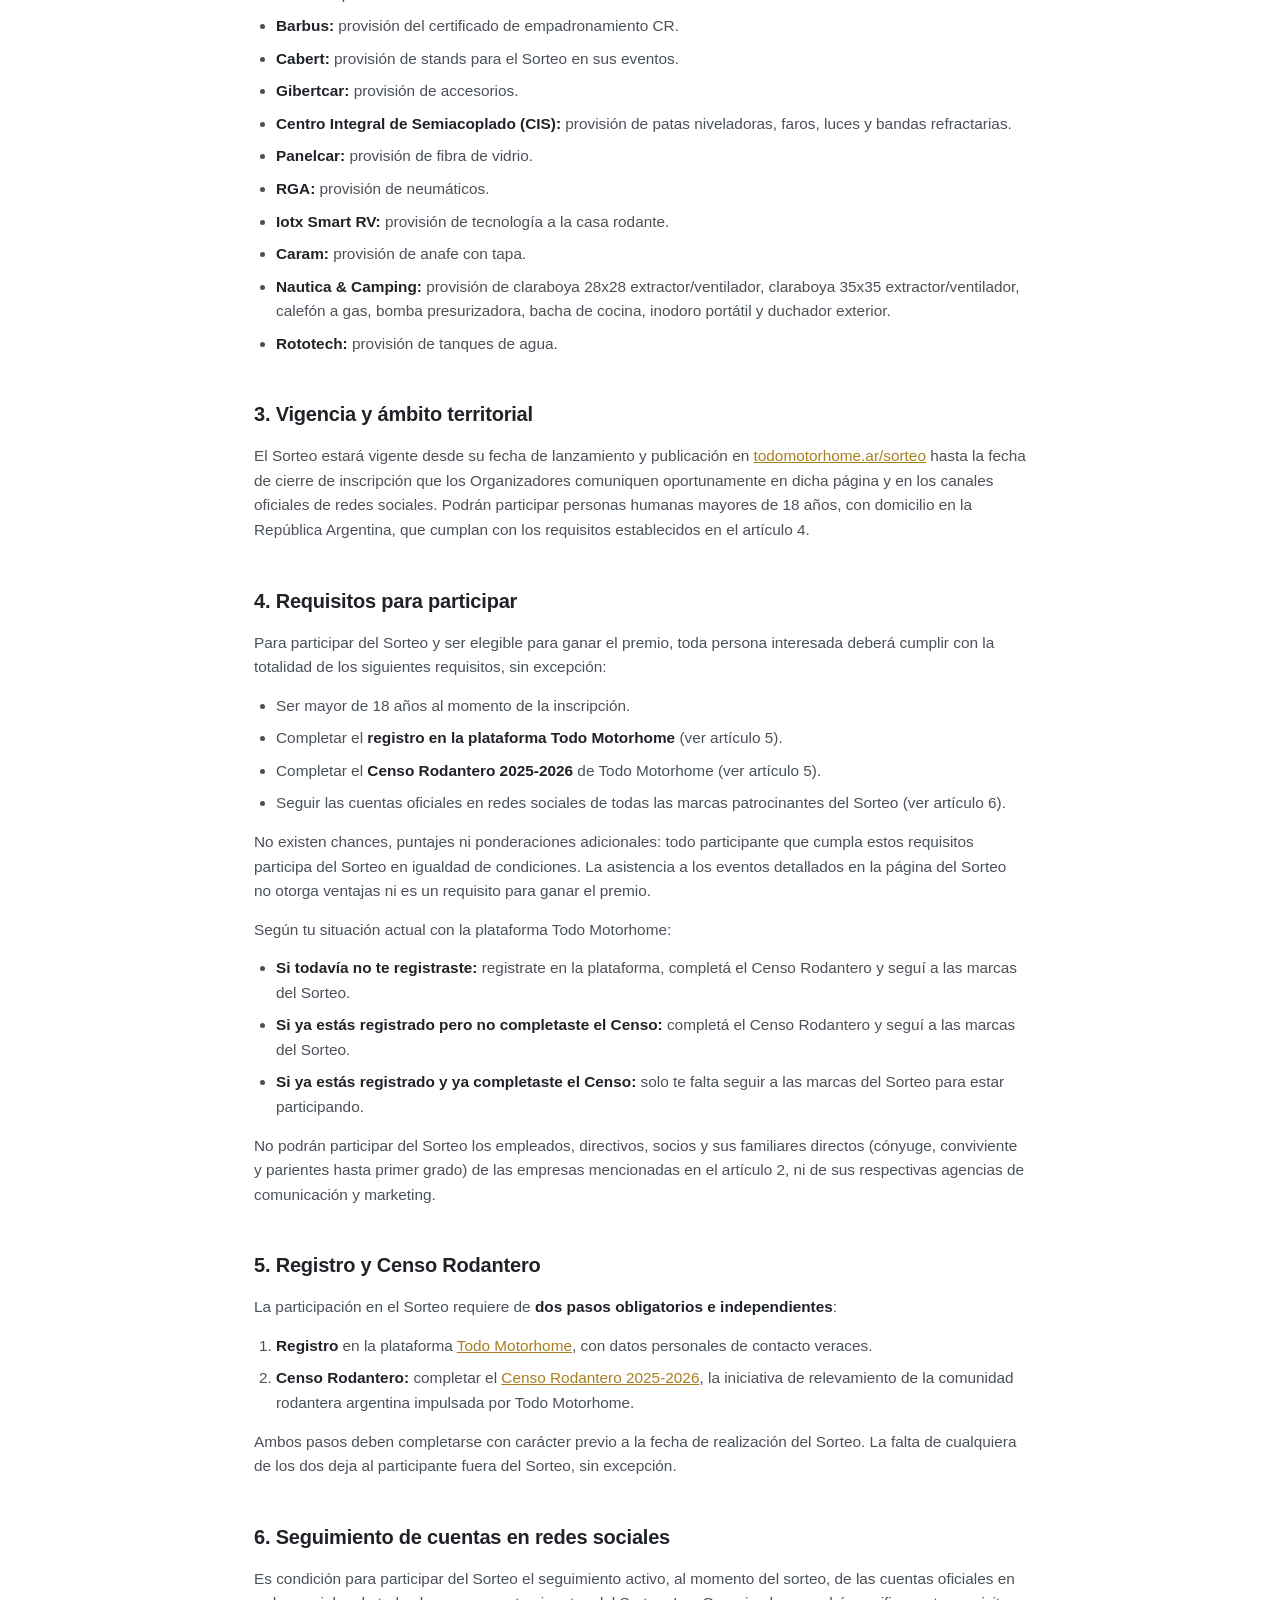
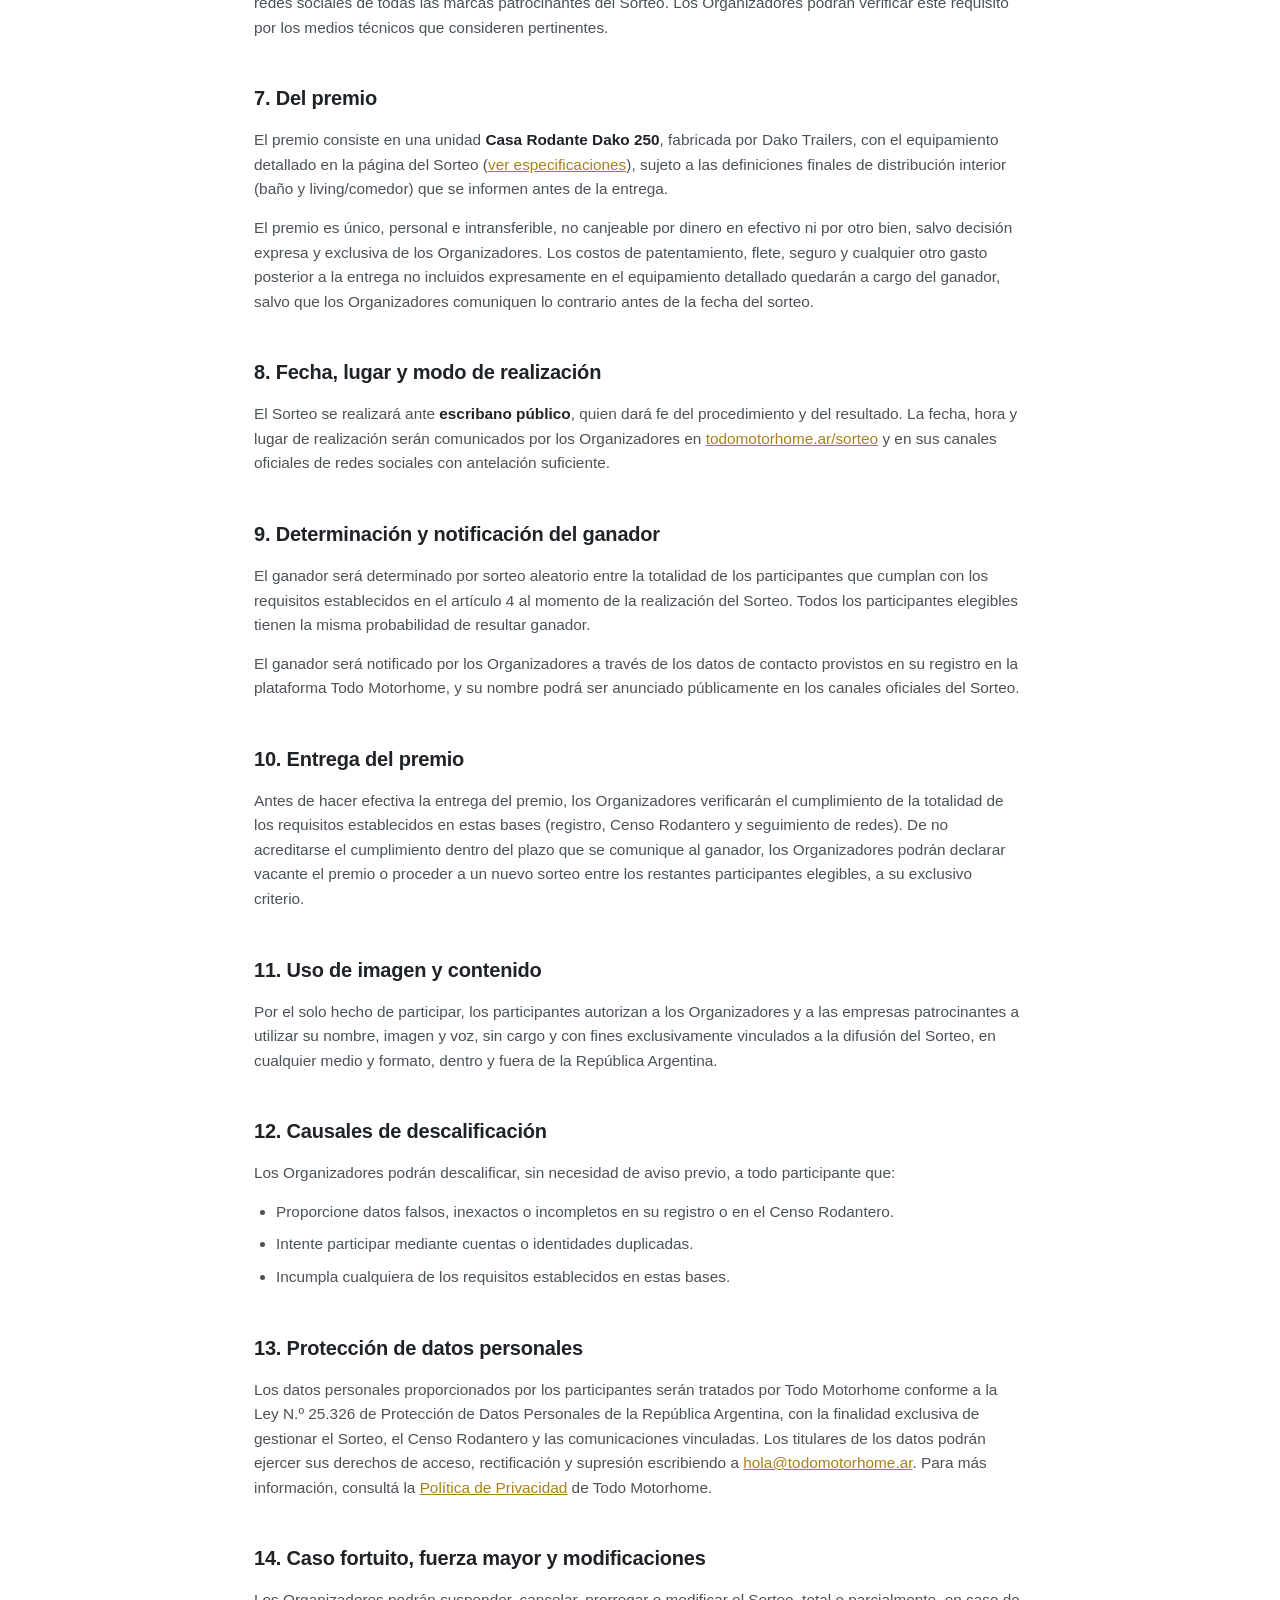
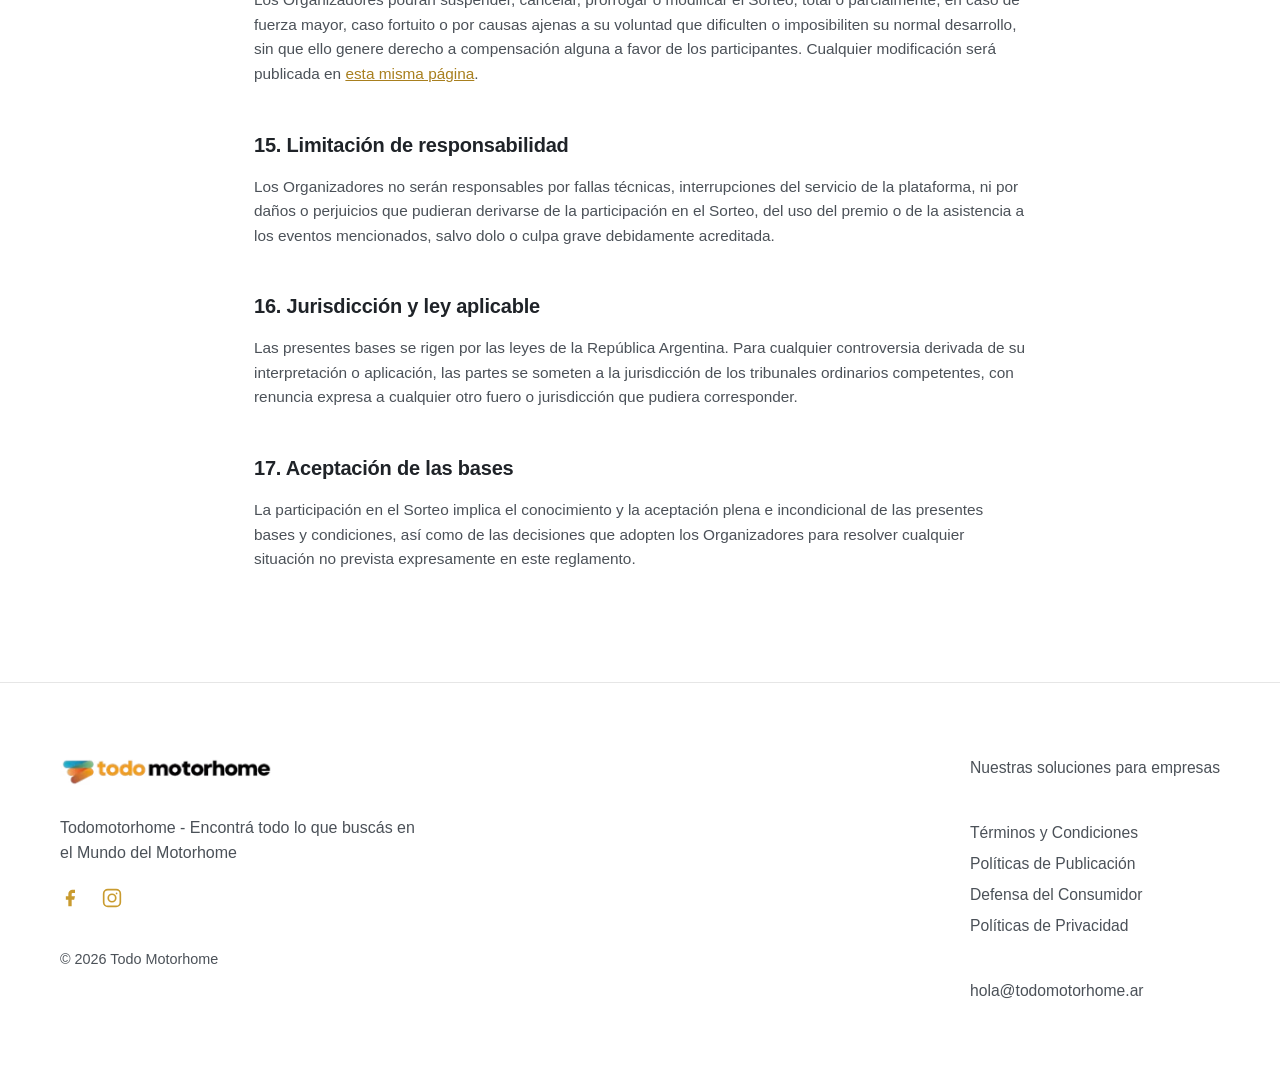
<file: sorteo/legal.html>
<!DOCTYPE html>
<html lang="es-AR">
<head>
<meta charset="UTF-8">
<meta name="viewport" content="width=device-width, initial-scale=1.0">
<title>Bases y Condiciones del Sorteo Casa Rodante DAKO Trailer | Todo Motorhome</title>
<meta name="description" content="Bases y condiciones legales del Sorteo Casa Rodante DAKO Trailer: requisitos de participación, registro y Censo Rodantero, y protección de datos.">

<link rel="canonical" href="https://todomotorhome.github.io/landings/sorteo/legal.html">

<meta property="og:type" content="website">
<meta property="og:site_name" content="Todo Motorhome">
<meta property="og:locale" content="es_AR">
<meta property="og:url" content="https://todomotorhome.github.io/landings/sorteo/legal.html">
<meta property="og:title" content="Bases y Condiciones del Sorteo Casa Rodante DAKO Trailer">
<meta property="og:description" content="Requisitos de participación, registro y Censo Rodantero, y protección de datos del sorteo.">
<meta property="og:image" content="https://todomotorhome.github.io/landings/sorteo/og.png">
<meta property="og:image:width" content="1200">
<meta property="og:image:height" content="630">
<meta property="og:image:alt" content="Bases y Condiciones — Sorteo Casa Rodante DAKO Trailer, Todo Motorhome">

<meta name="robots" content="noindex, follow">

<meta name="twitter:card" content="summary_large_image">
<meta name="twitter:title" content="Bases y Condiciones del Sorteo Casa Rodante DAKO Trailer">
<meta name="twitter:description" content="Requisitos de participación, registro y Censo Rodantero, y protección de datos del sorteo.">
<meta name="twitter:image" content="https://todomotorhome.github.io/landings/sorteo/og.png">

<!-- Google tag (gtag.js) -->
<script async src="https://www.googletagmanager.com/gtag/js?id=G-TZ2R4H22YN"></script>
<script>
  window.dataLayer = window.dataLayer || [];
  function gtag(){dataLayer.push(arguments);}
  gtag('js', new Date());
  gtag('config', 'G-TZ2R4H22YN');
</script>

<link rel="icon" type="image/jpeg" href="[data-uri]">
<link rel="apple-touch-icon" href="[data-uri]">

<style>
  :root{
    --gold:#c99b2f;
    --gold-dark:#a87f1e;
    --ink:#1f2328;
    --ink-soft:#4b5158;
    --line:#e6e6e6;
    --bg:#ffffff;
    --bg-soft:#faf8f3;
    --alert:#b3261e;
    --alert-bg:#fdf0ef;
    --ok:#1e6f42;
    --ok-bg:#eef7f1;
    --radius:12px;
    font-size:16px;
  }
  *{margin:0;padding:0;box-sizing:border-box;}
  body{
    font-family:-apple-system,BlinkMacSystemFont,"Segoe UI",Roboto,"Helvetica Neue",Arial,sans-serif;
    color:var(--ink);
    background:var(--bg);
    line-height:1.6;
    -webkit-font-smoothing:antialiased;
  }
  a{color:inherit;text-decoration:none;}

  /* ============ HEADER (estilo todomotorhome.ar) ============ */
  .tmh-header{
    background:#fff;
    border-bottom:1px solid var(--line);
    position:sticky;
    top:0;
    z-index:50;
  }
  .tmh-header__inner{
    max-width:1400px;
    margin:0 auto;
    padding:14px 24px;
    display:flex;
    align-items:center;
    gap:28px;
  }
  .tmh-logo{
    display:flex;
    align-items:center;
    flex-shrink:0;
    padding-right:24px;
    border-right:1px solid var(--line);
  }
  .tmh-logo img{height:36px;width:auto;display:block;}
  .tmh-search{
    flex:1;
    max-width:520px;
    display:flex;
    align-items:center;
    gap:10px;
    border:1px solid #d9d9d9;
    border-radius:999px;
    padding:9px 18px;
    color:#9a9a9a;
    background:#fff;
    font-size:.95rem;
    transition:border-color .15s;
  }
  .tmh-search:hover{border-color:var(--gold);}
  .tmh-search svg{width:18px;height:18px;flex-shrink:0;stroke:var(--gold);}
  .tmh-nav{
    margin-left:auto;
    display:flex;
    align-items:center;
    gap:26px;
    font-size:.92rem;
    white-space:nowrap;
  }
  .tmh-nav a{color:var(--ink);}
  .tmh-nav a:hover{color:var(--gold-dark);}
  .tmh-nav a.tmh-nav--gold{color:var(--gold);font-weight:600;}
  .tmh-nav a.tmh-nav--gold:hover{color:var(--gold-dark);}
  .tmh-dropdown{position:relative;}
  .tmh-dropdown > button{
    font:inherit;
    color:var(--ink);
    background:none;
    border:none;
    cursor:pointer;
    padding:0;
    display:inline-flex;
    align-items:center;
  }
  .tmh-dropdown > button:hover{color:var(--gold-dark);}
  .tmh-dropdown > button::after{
    content:"";
    display:inline-block;
    margin-left:7px;
    width:7px;height:7px;
    border-right:1.5px solid currentColor;
    border-bottom:1.5px solid currentColor;
    transform:rotate(45deg) translateY(-2px);
    transition:transform .15s;
  }
  .tmh-dropdown__menu{
    position:absolute;
    top:calc(100% + 14px);
    left:50%;
    transform:translateX(-50%);
    min-width:230px;
    background:#fff;
    border:1px solid var(--line);
    border-radius:12px;
    box-shadow:0 10px 30px rgba(0,0,0,.12);
    padding:10px 0;
    list-style:none;
    display:none;
    z-index:60;
  }
  .tmh-dropdown__menu::before{
    content:"";
    position:absolute;
    top:-16px;left:0;right:0;height:16px;
  }
  .tmh-dropdown:hover .tmh-dropdown__menu,
  .tmh-dropdown:focus-within .tmh-dropdown__menu{display:block;}
  .tmh-dropdown:hover > button::after,
  .tmh-dropdown:focus-within > button::after{transform:rotate(-135deg) translateY(-2px);}
  .tmh-dropdown__menu a{
    display:block;
    padding:9px 22px;
    color:var(--ink);
    font-size:.92rem;
    white-space:nowrap;
  }
  .tmh-dropdown__menu a:hover{background:var(--bg-soft);color:var(--gold-dark);}
  .tmh-dropdown__menu li:first-child a{font-weight:700;}
  @media (max-width:1100px){
    .tmh-nav{gap:16px;font-size:.85rem;}
    .tmh-nav .tmh-hide-md{display:none;}
  }
  @media (max-width:760px){
    .tmh-header__inner{flex-wrap:wrap;gap:12px;padding:12px 16px;}
    .tmh-logo{border-right:none;padding-right:0;}
    .tmh-logo img{height:30px;}
    .tmh-nav{margin-left:auto;}
    .tmh-search{order:3;flex-basis:100%;max-width:none;}
    .tmh-dropdown__menu{left:auto;right:-40px;transform:none;}
  }

  /* ============ HERO / LOGOTIPO FATCRA ============ */
  .hero{
    background:linear-gradient(180deg,var(--bg-soft) 0%,#fff 100%);
    border-bottom:1px solid var(--line);
    text-align:center;
    padding:56px 24px 48px;
  }
  .fatcra-logo{
    display:block;
    margin:0 auto 28px;
    width:min(340px,80vw);
    height:auto;
  }
  .hero h1{
    font-size:clamp(1.6rem,4vw,2.4rem);
    font-weight:800;
    letter-spacing:-.01em;
    margin-bottom:18px;
  }
  .hero h1 em{font-style:normal;color:var(--gold-dark);}
  .hero p{
    max-width:760px;
    margin:0 auto;
    color:var(--ink-soft);
    font-size:1.02rem;
  }
  .hero__intro{margin-bottom:20px !important;}
  .hero__intro strong{color:var(--ink);}
  .hero__social{
    display:flex;
    justify-content:center;
    flex-wrap:wrap;
    gap:12px;
    margin-bottom:34px;
  }
  .hero__social a{
    display:inline-flex;
    align-items:center;
    gap:8px;
    padding:8px 18px;
    border:1px solid var(--line);
    border-radius:999px;
    background:#fff;
    font-size:.9rem;
    font-weight:600;
    color:var(--ink);
    transition:border-color .15s,color .15s,box-shadow .15s;
  }
  .hero__social a:hover{
    border-color:var(--gold);
    color:var(--gold-dark);
    box-shadow:0 2px 10px rgba(0,0,0,.06);
  }
  .hero__social svg{width:17px;height:17px;color:var(--gold-dark);}

  /* ============ CONTACTO ============ */
  .contact-card{
    margin-top:44px;
    background:var(--bg-soft);
    border:1px solid var(--line);
    border-radius:var(--radius);
    padding:34px 28px;
    text-align:center;
  }
  .contact-card h3{
    font-size:1.3rem;
    font-weight:800;
    margin-bottom:8px;
  }
  .contact-card p{
    color:var(--ink-soft);
    margin-bottom:22px;
  }
  .contact-card__links{margin-bottom:0;}
  .contact-card__wa{
    background:#25d366 !important;
    border-color:#25d366 !important;
    color:#fff !important;
  }
  .contact-card__wa svg{color:#fff !important;}
  .contact-card__wa:hover{
    background:#1fb857 !important;
    border-color:#1fb857 !important;
    box-shadow:0 2px 12px rgba(37,211,102,.4) !important;
  }

  /* ============ FAQs ============ */
  .faqs{
    max-width:860px;
    margin:0 auto;
    padding:48px 24px 80px;
  }
  .faqs__kicker{
    text-align:center;
    font-size:.8rem;
    font-weight:700;
    letter-spacing:.14em;
    text-transform:uppercase;
    color:var(--gold-dark);
    margin-bottom:8px;
  }
  .faqs__title{
    text-align:center;
    font-size:1.5rem;
    font-weight:800;
    margin-bottom:34px;
  }
  details.faq{
    border:1px solid var(--line);
    border-radius:var(--radius);
    margin-bottom:14px;
    background:#fff;
    overflow:hidden;
    transition:box-shadow .2s;
  }
  details.faq[open]{box-shadow:0 4px 18px rgba(0,0,0,.06);}
  details.faq summary{
    list-style:none;
    cursor:pointer;
    display:flex;
    align-items:center;
    gap:14px;
    padding:18px 20px;
    font-weight:700;
    font-size:1.02rem;
  }
  details.faq summary::-webkit-details-marker{display:none;}
  .faq__num{
    flex-shrink:0;
    width:38px;height:38px;
    border-radius:50%;
    background:var(--bg-soft);
    border:1px solid var(--line);
    color:var(--gold-dark);
    font-size:.85rem;
    font-weight:800;
    display:flex;align-items:center;justify-content:center;
  }
  .faq__chevron{
    margin-left:auto;
    flex-shrink:0;
    width:10px;height:10px;
    border-right:2px solid var(--gold);
    border-bottom:2px solid var(--gold);
    transform:rotate(45deg);
    transition:transform .2s;
  }
  details.faq[open] .faq__chevron{transform:rotate(-135deg);}
  .faq__body{
    padding:0 20px 22px 72px;
    color:var(--ink-soft);
    font-size:.97rem;
  }
  .faq__body p{margin-bottom:12px;}
  .faq__body p:last-child{margin-bottom:0;}
  .faq__body strong{color:var(--ink);}
  .faq__body ul{margin:0 0 12px;padding-left:20px;}
  .faq__body li{margin-bottom:8px;}
  .callout{
    border-radius:10px;
    padding:12px 16px;
    margin-top:14px;
    font-size:.93rem;
  }
  .callout--alert{background:var(--alert-bg);border-left:4px solid var(--alert);}
  .callout--alert strong{color:var(--alert);}
  .callout--ok{background:var(--ok-bg);border-left:4px solid var(--ok);}
  .callout--ok strong{color:var(--ok);}
  @media (max-width:600px){
    .faq__body{padding-left:20px;}
  }

  /* ============ FOOTER ============ */
  .tmh-footer{
    border-top:1px solid var(--line);
    background:#fff;
    padding:72px 24px 80px;
  }
  .tmh-footer__inner{
    max-width:1160px;
    margin:0 auto;
    display:flex;
    justify-content:space-between;
    gap:48px;
    flex-wrap:wrap;
  }
  .tmh-footer__brand{max-width:360px;}
  .tmh-footer__brand img{height:34px;width:auto;display:block;margin-bottom:26px;}
  .tmh-footer__tagline{
    color:var(--ink-soft);
    font-size:1rem;
    margin-bottom:22px;
  }
  .tmh-footer__social{
    display:flex;
    gap:22px;
    margin-bottom:40px;
  }
  .tmh-footer__social a{color:var(--gold);display:inline-flex;}
  .tmh-footer__social a:hover{color:var(--gold-dark);}
  .tmh-footer__social svg{width:20px;height:20px;}
  .tmh-footer__copy{
    color:var(--ink-soft);
    font-size:.9rem;
  }
  .tmh-footer__links{
    display:flex;
    flex-direction:column;
    gap:6px;
    font-size:.98rem;
    color:var(--ink-soft);
  }
  .tmh-footer__links a{color:var(--ink-soft);}
  .tmh-footer__links a:hover{color:var(--gold-dark);}
  .tmh-footer__links .tmh-footer__gap{height:28px;}

  /* ============ SORTEO — EXTRA STYLES ============ */
  .hero__icon{width:104px;height:auto;margin:0 auto 22px;display:block;color:var(--gold-dark);}
  .hero__kicker{
    text-align:center;font-size:.8rem;font-weight:700;letter-spacing:.14em;
    text-transform:uppercase;color:var(--gold-dark);margin-bottom:14px;
  }
  .hero__partners{
    max-width:720px;margin:18px auto 0;color:var(--ink-soft);font-size:.92rem;
  }
  .hero__cta{
    display:flex;gap:16px;justify-content:center;flex-wrap:wrap;margin-top:30px;
  }
  .btn{
    display:inline-flex;align-items:center;gap:9px;padding:14px 30px;
    border-radius:999px;font-weight:700;font-size:.98rem;border:1px solid transparent;
    transition:background .15s,border-color .15s,box-shadow .15s,color .15s,transform .15s;
    cursor:pointer;
  }
  .btn:hover{transform:translateY(-1px);}
  .btn--primary{background:var(--gold);color:#fff;border-color:var(--gold);}
  .btn--primary:hover{background:var(--gold-dark);border-color:var(--gold-dark);box-shadow:0 6px 20px rgba(201,155,47,.35);}
  .btn--ghost{background:#fff;color:var(--ink);border-color:var(--line);}
  .btn--ghost:hover{border-color:var(--gold);color:var(--gold-dark);}
  .btn svg{width:18px;height:18px;}

  .section{max-width:1080px;margin:0 auto;padding:64px 24px;}
  .section--soft{background:var(--bg-soft);border-top:1px solid var(--line);border-bottom:1px solid var(--line);}
  .section--narrow{max-width:860px;}
  .section__kicker{
    text-align:center;font-size:.8rem;font-weight:700;letter-spacing:.14em;
    text-transform:uppercase;color:var(--gold-dark);margin-bottom:8px;
  }
  .section__title{text-align:center;font-size:1.6rem;font-weight:800;margin-bottom:16px;letter-spacing:-.01em;}
  .section__lead{max-width:720px;margin:0 auto 40px;text-align:center;color:var(--ink-soft);font-size:1rem;}

  .important-banner{
    max-width:1080px;margin:0 auto;padding:0 24px 8px;
  }
  .important-banner .callout{
    max-width:1032px;margin:32px auto 0;padding:20px 24px;font-size:.98rem;
    display:flex;gap:14px;align-items:flex-start;
  }
  .important-banner .callout svg{width:22px;height:22px;flex-shrink:0;margin-top:2px;color:var(--gold-dark);}
  .important-banner .callout a{color:var(--gold-dark);font-weight:700;text-decoration:underline;}

  .events-grid{display:grid;grid-template-columns:repeat(auto-fit,minmax(270px,1fr));gap:24px;}
  .event-card{border:1px solid var(--line);border-radius:var(--radius);overflow:hidden;background:#fff;}
  .event-card__top{background:var(--bg-soft);padding:20px 22px;border-bottom:1px solid var(--line);}
  .event-card__name{font-weight:800;font-size:1.12rem;margin-bottom:6px;}
  .event-card__date{
    display:inline-flex;align-items:center;gap:6px;color:var(--gold-dark);font-weight:700;font-size:.85rem;
  }
  .event-card__date svg{width:15px;height:15px;}
  .event-card__body{padding:18px 22px;color:var(--ink-soft);font-size:.92rem;}
  .event-card__body strong{color:var(--ink);}
  .event-card__loc{display:flex;align-items:center;gap:6px;margin-top:8px;font-size:.88rem;}
  .event-card__loc svg{width:15px;height:15px;flex-shrink:0;color:var(--gold-dark);}

  .partners-list{display:grid;gap:14px;}
  .partner-item{
    display:flex;gap:16px;padding:20px 22px;border:1px solid var(--line);
    border-radius:var(--radius);background:#fff;align-items:flex-start;
  }
  .partner-item__badge{
    flex-shrink:0;width:46px;height:46px;border-radius:50%;background:var(--bg-soft);
    border:1px solid var(--line);display:flex;align-items:center;justify-content:center;
    font-weight:800;color:var(--gold-dark);font-size:.82rem;
  }
  .partner-item__name{font-weight:800;margin-bottom:4px;font-size:1rem;}
  .partner-item__desc{color:var(--ink-soft);font-size:.92rem;}

  .needs-list{display:grid;gap:14px;margin-top:8px;}
  .needs-list li{
    list-style:none;padding:16px 20px;border:1px solid var(--line);border-radius:var(--radius);
    background:#fff;color:var(--ink-soft);font-size:.94rem;
  }
  .needs-list li strong{color:var(--ink);}

  .legal-cta{
    background:var(--ink);color:#fff;border-radius:var(--radius);
    padding:40px 32px;text-align:center;max-width:1032px;margin:0 auto;
  }
  .legal-cta h3{font-size:1.3rem;font-weight:800;margin-bottom:10px;}
  .legal-cta p{color:#c7cbd1;max-width:600px;margin:0 auto 24px;}
  .legal-cta .btn--ghost{background:transparent;color:#fff;border-color:rgba(255,255,255,.3);}
  .legal-cta .btn--ghost:hover{border-color:var(--gold);color:var(--gold);}

  @media (max-width:600px){
    .section{padding:48px 20px;}
  }

  /* ============ LEGAL DOC PAGE ============ */
  .legal-hero{padding:44px 24px 40px;}
  .legal-doc{max-width:820px;margin:0 auto;padding:8px 24px 96px;}
  .legal-notice{
    background:var(--bg-soft);border:1px solid var(--line);border-left:4px solid var(--gold);
    border-radius:10px;padding:18px 20px;margin-bottom:40px;font-size:.92rem;color:var(--ink-soft);
  }
  .legal-notice strong{color:var(--ink);}
  .legal-doc h2{font-size:1.25rem;font-weight:800;margin:42px 0 14px;color:var(--ink);letter-spacing:-.01em;}
  .legal-doc h2:first-of-type{margin-top:0;}
  .legal-doc h3{font-size:1.02rem;font-weight:700;margin:20px 0 8px;color:var(--ink);}
  .legal-doc p{color:var(--ink-soft);margin-bottom:14px;font-size:.96rem;}
  .legal-doc ul, .legal-doc ol{padding-left:22px;margin-bottom:14px;color:var(--ink-soft);font-size:.96rem;}
  .legal-doc li{margin-bottom:8px;}
  .legal-doc li ul{margin-top:8px;margin-bottom:0;}
  .legal-doc strong{color:var(--ink);}
  .legal-doc a{color:var(--gold-dark);text-decoration:underline;}
  .legal-doc__toc{
    background:var(--bg-soft);border:1px solid var(--line);border-radius:var(--radius);
    padding:24px 26px;margin-bottom:40px;
  }
  .legal-doc__toc h2{margin:0 0 14px;font-size:1rem;text-transform:uppercase;letter-spacing:.06em;}
  .legal-doc__toc ol{columns:2;column-gap:32px;font-size:.92rem;padding-left:20px;margin:0;}
  .legal-doc__toc li{margin-bottom:8px;break-inside:avoid;}
  .legal-doc__toc a{color:var(--ink-soft);text-decoration:none;}
  .legal-doc__toc a:hover{color:var(--gold-dark);}
  @media (max-width:600px){
    .legal-doc__toc ol{columns:1;}
  }

  </style>
</head>
<body>

<!-- Header estilo todomotorhome.ar -->
<header class="tmh-header">
  <div class="tmh-header__inner">
    <a class="tmh-logo" href="https://www.todomotorhome.ar" aria-label="Todo Motorhome">
      <img src="[data-uri]" alt="Todo Motorhome">
    </a>
    <a class="tmh-search" href="https://www.todomotorhome.ar/s?category=all" aria-label="Buscar en Todo Motorhome">
      <svg viewBox="0 0 24 24" fill="none" stroke-width="2" stroke-linecap="round" aria-hidden="true">
        <circle cx="11" cy="11" r="7"/><path d="M21 21l-4.3-4.3"/>
      </svg>
      <span>Buscar en Todo Motorhome...</span>
    </a>
    <nav class="tmh-nav" aria-label="Navegación principal">
      <a class="tmh-nav--gold" href="https://www.todomotorhome.ar/signup">Publicar anuncio</a>
      <a class="tmh-hide-md" href="https://www.todomotorhome.ar/censorodantero">Participá del Censo Rodantero 2025 - 2026</a>
      <div class="tmh-dropdown">
        <button type="button" aria-haspopup="true">Categorías</button>
        <ul class="tmh-dropdown__menu">
          <li><a href="https://www.todomotorhome.ar/s?category=vehiculos&amp;pub_categoryLevel1=vehiculos">Vehículos</a></li>
          <li><a href="https://www.todomotorhome.ar/s?category=vehiculos&amp;pub_categoryLevel1=accesorios-y-productos">Accesorios y productos</a></li>
          <li><a href="https://www.todomotorhome.ar/s?category=vehiculos&amp;pub_categoryLevel1=servicios">Servicios</a></li>
          <li><a href="https://www.todomotorhome.ar/s?category=vehiculos&amp;pub_categoryLevel1=alquiler-y-turismo">Alquiler y Turismo</a></li>
        </ul>
      </div>
      <a href="https://www.todomotorhome.ar/signup">Regístrate</a>
      <a href="https://www.todomotorhome.ar/login">Iniciar sesión</a>
    </nav>
  </div>
</header>

<!-- Hero -->
<section class="hero legal-hero">
  <p class="hero__kicker">Documento legal</p>
  <h1>Bases y Condiciones del <em>Sorteo Casa Rodante DAKO Trailer</em></h1>
  <p class="hero__intro">Reglamento oficial que regula la participación y la entrega del premio del Sorteo Casa Rodante DAKO Trailer, organizado por Todo Motorhome junto a Dako Trailers y Avin Ice.</p>
  <div class="hero__cta">
    <a class="btn btn--ghost" href="index.html">
      <svg viewBox="0 0 24 24" fill="none" stroke="currentColor" stroke-width="2" stroke-linecap="round" stroke-linejoin="round" aria-hidden="true"><path d="M19 12H5"/><path d="M12 19l-7-7 7-7"/></svg>
      Volver a la página del sorteo
    </a>
  </div>
</section>

<main class="legal-doc">

  <div class="legal-notice">
    <strong>Aviso:</strong> este documento constituye el reglamento de participación del sorteo. La fecha exacta y el modo de realización del sorteo ante escribano público, así como cualquier condición adicional sobre patentamiento, flete o gastos de entrega del premio, serán publicados en un anexo a estas bases con anterioridad a la fecha del sorteo. Ante cualquier duda, comunicate a <a href="mailto:hola@todomotorhome.ar">hola@todomotorhome.ar</a>.
  </div>

  <div class="legal-doc__toc">
    <h2>Índice</h2>
    <ol>
      <li><a href="#organizacion">Organización y objeto</a></li>
      <li><a href="#partes">Empresas y partes intervinientes</a></li>
      <li><a href="#vigencia">Vigencia y ámbito territorial</a></li>
      <li><a href="#requisitos">Requisitos para participar</a></li>
      <li><a href="#registro-censo">Registro y Censo Rodantero</a></li>
      <li><a href="#redes">Seguimiento de cuentas en redes sociales</a></li>
      <li><a href="#premio">Del premio</a></li>
      <li><a href="#realizacion">Fecha, lugar y modo de realización</a></li>
      <li><a href="#ganador">Determinación y notificación del ganador</a></li>
      <li><a href="#entrega">Entrega del premio</a></li>
      <li><a href="#imagen">Uso de imagen y contenido</a></li>
      <li><a href="#descalificacion">Causales de descalificación</a></li>
      <li><a href="#datos">Protección de datos personales</a></li>
      <li><a href="#fuerza-mayor">Caso fortuito, fuerza mayor y modificaciones</a></li>
      <li><a href="#responsabilidad">Limitación de responsabilidad</a></li>
      <li><a href="#jurisdiccion">Jurisdicción y ley aplicable</a></li>
      <li><a href="#aceptacion">Aceptación de las bases</a></li>
    </ol>
  </div>

  <h2 id="organizacion">1. Organización y objeto</h2>
  <p>El presente sorteo (en adelante, el "Sorteo") es organizado por <strong>Todo Motorhome</strong>, en conjunto con <strong>Dako Trailers</strong> y <strong>Avin Ice</strong> (en conjunto, los "Organizadores"), y cuenta con el aporte de las empresas patrocinantes detalladas en el artículo 2. El premio en disputa es una unidad <strong>Casa Rodante Dako 250</strong>, fabricada por Dako Trailers y equipada conforme el detalle publicado en la página del sorteo en <a href="index.html">todomotorhome.ar/sorteo</a>.</p>
  <p>El Sorteo tiene como objeto promover la comunidad rodantera argentina, fomentar la participación en eventos del sector y dar a conocer a las marcas patrocinantes.</p>

  <h2 id="partes">2. Empresas y partes intervinientes</h2>
  <p>Las siguientes empresas intervienen en el Sorteo, cada una con las responsabilidades que se detallan:</p>
  <ul>
    <li><strong>Dako Trailers:</strong> fabricación de la unidad Casa Rodante Dako 250.</li>
    <li><strong>Avin Ice:</strong> cara visible de la comunicación del Sorteo; custodia y disposición de la unidad para la generación de contenido y la participación en eventos; provisión de accesorios.</li>
    <li><strong>Todo Motorhome:</strong> provisión y gestión de la tecnología y plataforma del Sorteo; liderazgo de la estrategia de marketing y comunicación; elaboración de reportes de campaña; diseño del ploteo de la unidad; y redacción de las presentes bases legales.</li>
    <li><strong>Ruedas RAR / ALKO Argentina:</strong> provisión del chasis de la unidad.</li>
    <li><strong>Parcamp:</strong> provisión de las placas de madera.</li>
    <li><strong>Crisven:</strong> provisión de las ventanas.</li>
    <li><strong>Barbus:</strong> provisión del certificado de empadronamiento CR.</li>
    <li><strong>Cabert:</strong> provisión de stands para el Sorteo en sus eventos.</li>
    <li><strong>Gibertcar:</strong> provisión de accesorios.</li>
    <li><strong>Centro Integral de Semiacoplado (CIS):</strong> provisión de patas niveladoras, faros, luces y bandas refractarias.</li>
    <li><strong>Panelcar:</strong> provisión de fibra de vidrio.</li>
    <li><strong>RGA:</strong> provisión de neumáticos.</li>
    <li><strong>Iotx Smart RV:</strong> provisión de tecnología a la casa rodante.</li>
    <li><strong>Caram:</strong> provisión de anafe con tapa.</li>
    <li><strong>Nautica &amp; Camping:</strong> provisión de claraboya 28x28 extractor/ventilador, claraboya 35x35 extractor/ventilador, calefón a gas, bomba presurizadora, bacha de cocina, inodoro portátil y duchador exterior.</li>
    <li><strong>Rototech:</strong> provisión de tanques de agua.</li>
  </ul>

  <h2 id="vigencia">3. Vigencia y ámbito territorial</h2>
  <p>El Sorteo estará vigente desde su fecha de lanzamiento y publicación en <a href="index.html">todomotorhome.ar/sorteo</a> hasta la fecha de cierre de inscripción que los Organizadores comuniquen oportunamente en dicha página y en los canales oficiales de redes sociales. Podrán participar personas humanas mayores de 18 años, con domicilio en la República Argentina, que cumplan con los requisitos establecidos en el artículo 4.</p>

  <h2 id="requisitos">4. Requisitos para participar</h2>
  <p>Para participar del Sorteo y ser elegible para ganar el premio, toda persona interesada deberá cumplir con la totalidad de los siguientes requisitos, sin excepción:</p>
  <ul>
    <li>Ser mayor de 18 años al momento de la inscripción.</li>
    <li>Completar el <strong>registro en la plataforma Todo Motorhome</strong> (ver artículo 5).</li>
    <li>Completar el <strong>Censo Rodantero 2025‑2026</strong> de Todo Motorhome (ver artículo 5).</li>
    <li>Seguir las cuentas oficiales en redes sociales de todas las marcas patrocinantes del Sorteo (ver artículo 6).</li>
  </ul>
  <p>No existen chances, puntajes ni ponderaciones adicionales: todo participante que cumpla estos requisitos participa del Sorteo en igualdad de condiciones. La asistencia a los eventos detallados en la página del Sorteo no otorga ventajas ni es un requisito para ganar el premio.</p>
  <p>Según tu situación actual con la plataforma Todo Motorhome:</p>
  <ul>
    <li><strong>Si todavía no te registraste:</strong> registrate en la plataforma, completá el Censo Rodantero y seguí a las marcas del Sorteo.</li>
    <li><strong>Si ya estás registrado pero no completaste el Censo:</strong> completá el Censo Rodantero y seguí a las marcas del Sorteo.</li>
    <li><strong>Si ya estás registrado y ya completaste el Censo:</strong> solo te falta seguir a las marcas del Sorteo para estar participando.</li>
  </ul>
  <p>No podrán participar del Sorteo los empleados, directivos, socios y sus familiares directos (cónyuge, conviviente y parientes hasta primer grado) de las empresas mencionadas en el artículo 2, ni de sus respectivas agencias de comunicación y marketing.</p>

  <h2 id="registro-censo">5. Registro y Censo Rodantero</h2>
  <p>La participación en el Sorteo requiere de <strong>dos pasos obligatorios e independientes</strong>:</p>
  <ol>
    <li><strong>Registro</strong> en la plataforma <a href="https://www.todomotorhome.ar/signup">Todo Motorhome</a>, con datos personales de contacto veraces.</li>
    <li><strong>Censo Rodantero:</strong> completar el <a href="https://www.todomotorhome.ar/censorodantero">Censo Rodantero 2025‑2026</a>, la iniciativa de relevamiento de la comunidad rodantera argentina impulsada por Todo Motorhome.</li>
  </ol>
  <p>Ambos pasos deben completarse con carácter previo a la fecha de realización del Sorteo. La falta de cualquiera de los dos deja al participante fuera del Sorteo, sin excepción.</p>

  <h2 id="redes">6. Seguimiento de cuentas en redes sociales</h2>
  <p>Es condición para participar del Sorteo el seguimiento activo, al momento del sorteo, de las cuentas oficiales en redes sociales de todas las marcas patrocinantes del Sorteo. Los Organizadores podrán verificar este requisito por los medios técnicos que consideren pertinentes.</p>

  <h2 id="premio">7. Del premio</h2>
  <p>El premio consiste en una unidad <strong>Casa Rodante Dako 250</strong>, fabricada por Dako Trailers, con el equipamiento detallado en la página del Sorteo (<a href="index.html#casa-rodante">ver especificaciones</a>), sujeto a las definiciones finales de distribución interior (baño y living/comedor) que se informen antes de la entrega.</p>
  <p>El premio es único, personal e intransferible, no canjeable por dinero en efectivo ni por otro bien, salvo decisión expresa y exclusiva de los Organizadores. Los costos de patentamiento, flete, seguro y cualquier otro gasto posterior a la entrega no incluidos expresamente en el equipamiento detallado quedarán a cargo del ganador, salvo que los Organizadores comuniquen lo contrario antes de la fecha del sorteo.</p>

  <h2 id="realizacion">8. Fecha, lugar y modo de realización</h2>
  <p>El Sorteo se realizará ante <strong>escribano público</strong>, quien dará fe del procedimiento y del resultado. La fecha, hora y lugar de realización serán comunicados por los Organizadores en <a href="index.html">todomotorhome.ar/sorteo</a> y en sus canales oficiales de redes sociales con antelación suficiente.</p>

  <h2 id="ganador">9. Determinación y notificación del ganador</h2>
  <p>El ganador será determinado por sorteo aleatorio entre la totalidad de los participantes que cumplan con los requisitos establecidos en el artículo 4 al momento de la realización del Sorteo. Todos los participantes elegibles tienen la misma probabilidad de resultar ganador.</p>
  <p>El ganador será notificado por los Organizadores a través de los datos de contacto provistos en su registro en la plataforma Todo Motorhome, y su nombre podrá ser anunciado públicamente en los canales oficiales del Sorteo.</p>

  <h2 id="entrega">10. Entrega del premio</h2>
  <p>Antes de hacer efectiva la entrega del premio, los Organizadores verificarán el cumplimiento de la totalidad de los requisitos establecidos en estas bases (registro, Censo Rodantero y seguimiento de redes). De no acreditarse el cumplimiento dentro del plazo que se comunique al ganador, los Organizadores podrán declarar vacante el premio o proceder a un nuevo sorteo entre los restantes participantes elegibles, a su exclusivo criterio.</p>

  <h2 id="imagen">11. Uso de imagen y contenido</h2>
  <p>Por el solo hecho de participar, los participantes autorizan a los Organizadores y a las empresas patrocinantes a utilizar su nombre, imagen y voz, sin cargo y con fines exclusivamente vinculados a la difusión del Sorteo, en cualquier medio y formato, dentro y fuera de la República Argentina.</p>

  <h2 id="descalificacion">12. Causales de descalificación</h2>
  <p>Los Organizadores podrán descalificar, sin necesidad de aviso previo, a todo participante que:</p>
  <ul>
    <li>Proporcione datos falsos, inexactos o incompletos en su registro o en el Censo Rodantero.</li>
    <li>Intente participar mediante cuentas o identidades duplicadas.</li>
    <li>Incumpla cualquiera de los requisitos establecidos en estas bases.</li>
  </ul>

  <h2 id="datos">13. Protección de datos personales</h2>
  <p>Los datos personales proporcionados por los participantes serán tratados por Todo Motorhome conforme a la Ley N.º 25.326 de Protección de Datos Personales de la República Argentina, con la finalidad exclusiva de gestionar el Sorteo, el Censo Rodantero y las comunicaciones vinculadas. Los titulares de los datos podrán ejercer sus derechos de acceso, rectificación y supresión escribiendo a <a href="mailto:hola@todomotorhome.ar">hola@todomotorhome.ar</a>. Para más información, consultá la <a href="https://www.todomotorhome.ar/p/politicas-de-privacidad">Política de Privacidad</a> de Todo Motorhome.</p>

  <h2 id="fuerza-mayor">14. Caso fortuito, fuerza mayor y modificaciones</h2>
  <p>Los Organizadores podrán suspender, cancelar, prorrogar o modificar el Sorteo, total o parcialmente, en caso de fuerza mayor, caso fortuito o por causas ajenas a su voluntad que dificulten o imposibiliten su normal desarrollo, sin que ello genere derecho a compensación alguna a favor de los participantes. Cualquier modificación será publicada en <a href="legal.html">esta misma página</a>.</p>

  <h2 id="responsabilidad">15. Limitación de responsabilidad</h2>
  <p>Los Organizadores no serán responsables por fallas técnicas, interrupciones del servicio de la plataforma, ni por daños o perjuicios que pudieran derivarse de la participación en el Sorteo, del uso del premio o de la asistencia a los eventos mencionados, salvo dolo o culpa grave debidamente acreditada.</p>

  <h2 id="jurisdiccion">16. Jurisdicción y ley aplicable</h2>
  <p>Las presentes bases se rigen por las leyes de la República Argentina. Para cualquier controversia derivada de su interpretación o aplicación, las partes se someten a la jurisdicción de los tribunales ordinarios competentes, con renuncia expresa a cualquier otro fuero o jurisdicción que pudiera corresponder.</p>

  <h2 id="aceptacion">17. Aceptación de las bases</h2>
  <p>La participación en el Sorteo implica el conocimiento y la aceptación plena e incondicional de las presentes bases y condiciones, así como de las decisiones que adopten los Organizadores para resolver cualquier situación no prevista expresamente en este reglamento.</p>

</main>


<footer class="tmh-footer">
  <div class="tmh-footer__inner">
    <div class="tmh-footer__brand">
      <a href="https://www.todomotorhome.ar" aria-label="Todo Motorhome">
        <img src="[data-uri]" alt="Todo Motorhome">
      </a>
      <p class="tmh-footer__tagline">Todomotorhome - Encontrá todo lo que buscás en el Mundo del Motorhome</p>
      <div class="tmh-footer__social">
        <a href="https://www.facebook.com/todomotorhome.ar" target="_blank" rel="noopener" aria-label="Facebook">
          <svg viewBox="0 0 24 24" fill="currentColor" aria-hidden="true"><path d="M18 2h-3a5 5 0 0 0-5 5v3H7v4h3v8h4v-8h3l1-4h-4V7a1 1 0 0 1 1-1h3z"/></svg>
        </a>
        <a href="https://www.instagram.com/todomotorhome.ar" target="_blank" rel="noopener" aria-label="Instagram">
          <svg viewBox="0 0 24 24" fill="none" stroke="currentColor" stroke-width="2" stroke-linecap="round" stroke-linejoin="round" aria-hidden="true"><rect x="2" y="2" width="20" height="20" rx="5"/><circle cx="12" cy="12" r="4.5"/><circle cx="17.5" cy="6.5" r="1" fill="currentColor" stroke="none"/></svg>
        </a>
      </div>
      <p class="tmh-footer__copy">© 2026 Todo Motorhome</p>
    </div>
    <div class="tmh-footer__links">
      <a href="https://empresas.todomotorhome.ar/">Nuestras soluciones para empresas</a>
      <div class="tmh-footer__gap"></div>
      <a href="https://www.todomotorhome.ar/terms-of-service">Términos y Condiciones</a>
      <a href="https://www.todomotorhome.ar/privacy-policy">Políticas de Publicación</a>
      <a href="https://www.todomotorhome.ar/p/defensa-del-consumidor">Defensa del Consumidor</a>
      <a href="https://www.todomotorhome.ar/p/politicas-de-privacidad">Políticas de Privacidad</a>
      <div class="tmh-footer__gap"></div>
      <a href="mailto:hola@todomotorhome.ar">hola@todomotorhome.ar</a>
    </div>
  </div>
</footer>

</body>
</html>
</file>
<file: caravansalon2026/assets/fonts.css>
/* Fuentes incrustadas en base64 (subset latino) — el deck no necesita internet. */
@font-face {
  font-family: 'Inter';
  font-style: normal;
  font-weight: 400;
  font-display: swap;
  src: url([data-uri]) format('woff2');
  unicode-range: U+0000-00FF, U+0131, U+0152-0153, U+02BB-02BC, U+02C6, U+02DA, U+02DC, U+0304, U+0308, U+0329, U+2000-206F, U+20AC, U+2122, U+2191, U+2193, U+2212, U+2215, U+FEFF, U+FFFD;
}
@font-face {
  font-family: 'Inter';
  font-style: normal;
  font-weight: 500;
  font-display: swap;
  src: url([data-uri]) format('woff2');
  unicode-range: U+0000-00FF, U+0131, U+0152-0153, U+02BB-02BC, U+02C6, U+02DA, U+02DC, U+0304, U+0308, U+0329, U+2000-206F, U+20AC, U+2122, U+2191, U+2193, U+2212, U+2215, U+FEFF, U+FFFD;
}
@font-face {
  font-family: 'Inter';
  font-style: normal;
  font-weight: 600;
  font-display: swap;
  src: url([data-uri]) format('woff2');
  unicode-range: U+0000-00FF, U+0131, U+0152-0153, U+02BB-02BC, U+02C6, U+02DA, U+02DC, U+0304, U+0308, U+0329, U+2000-206F, U+20AC, U+2122, U+2191, U+2193, U+2212, U+2215, U+FEFF, U+FFFD;
}
@font-face {
  font-family: 'Inter';
  font-style: normal;
  font-weight: 700;
  font-display: swap;
  src: url([data-uri]) format('woff2');
  unicode-range: U+0000-00FF, U+0131, U+0152-0153, U+02BB-02BC, U+02C6, U+02DA, U+02DC, U+0304, U+0308, U+0329, U+2000-206F, U+20AC, U+2122, U+2191, U+2193, U+2212, U+2215, U+FEFF, U+FFFD;
}
@font-face {
  font-family: 'Inter Tight';
  font-style: normal;
  font-weight: 700;
  font-display: swap;
  src: url([data-uri]) format('woff2');
  unicode-range: U+0000-00FF, U+0131, U+0152-0153, U+02BB-02BC, U+02C6, U+02DA, U+02DC, U+0304, U+0308, U+0329, U+2000-206F, U+20AC, U+2122, U+2191, U+2193, U+2212, U+2215, U+FEFF, U+FFFD;
}
</file>
